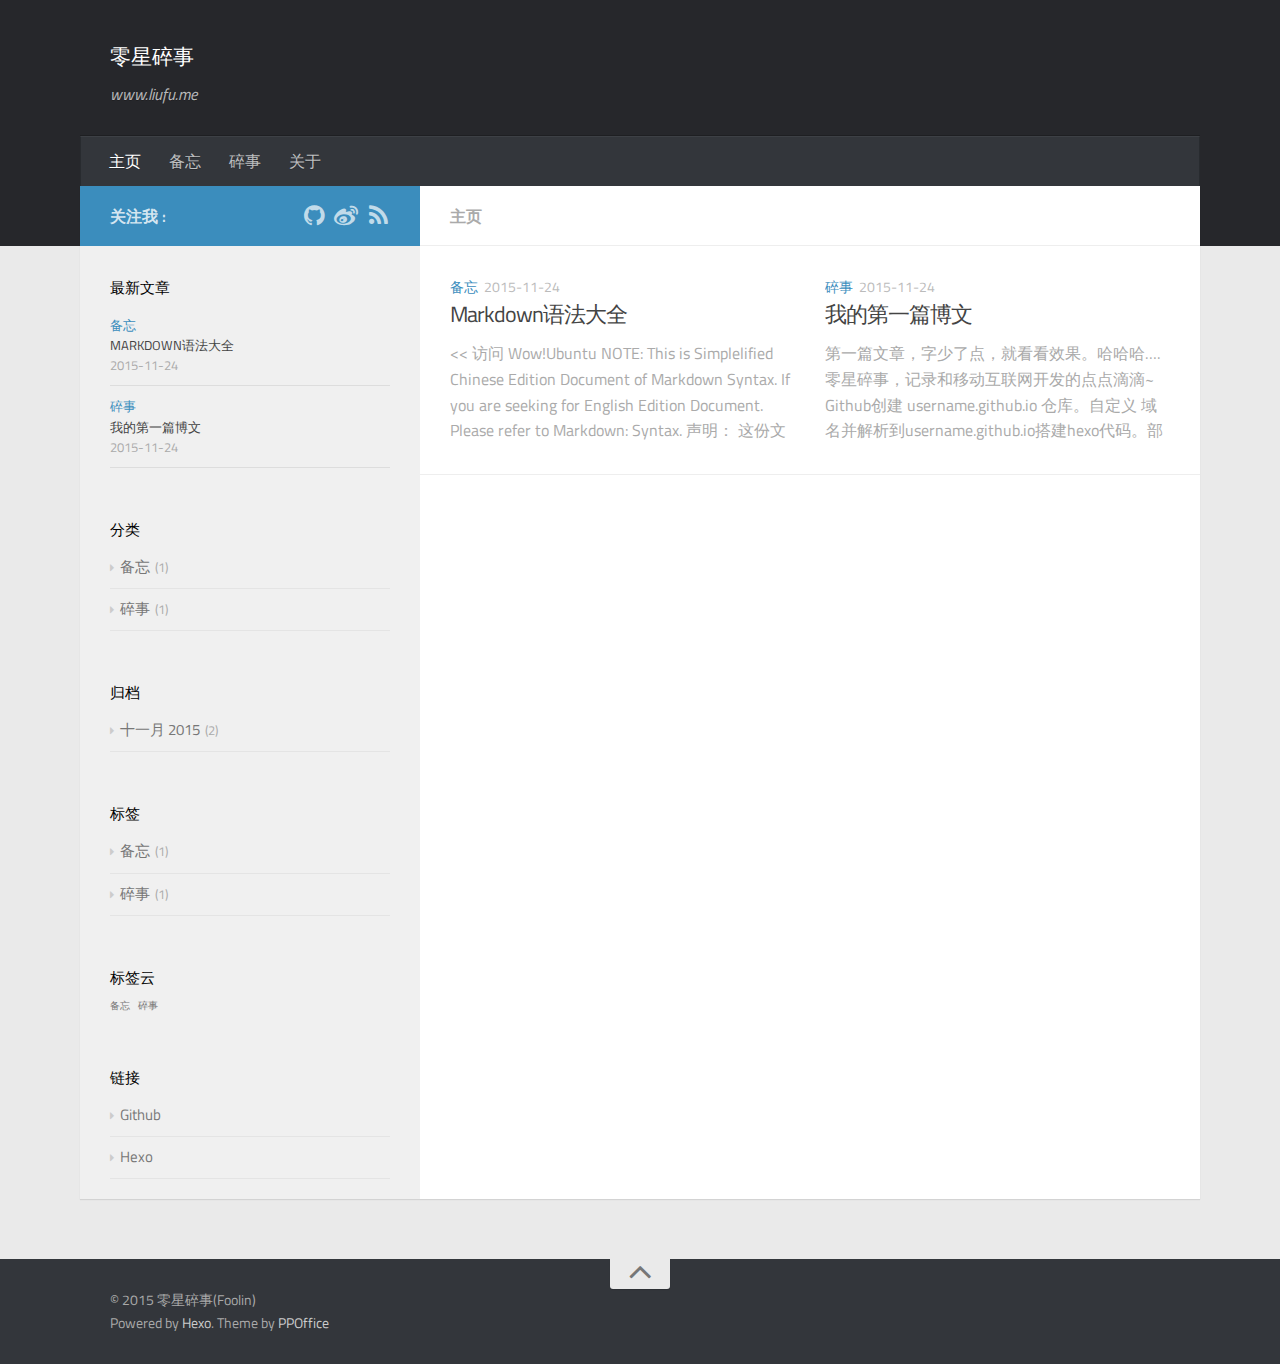
<file: index.html>
<!DOCTYPE html>
<html>
<head>
  <meta charset="utf-8">
  
  <title>零星碎事  - Foolin</title>
  <meta name="viewport" content="width=device-width, initial-scale=1, maximum-scale=1">
  

  <meta name="description" content="零星碎事-Foolin Blog">
<meta property="og:type" content="website">
<meta property="og:title" content="零星碎事">
<meta property="og:url" content="http://www.liufu.me/index.html">
<meta property="og:site_name" content="零星碎事">
<meta property="og:description" content="零星碎事-Foolin Blog">
<meta name="twitter:card" content="summary">
<meta name="twitter:title" content="零星碎事">
<meta name="twitter:description" content="零星碎事-Foolin Blog">
  
    <link rel="alternative" href="/atom.xml" title="零星碎事" type="application/atom+xml">
  
  
    <link rel="icon" href="/favicon.png">
  

  <link rel="stylesheet" href="/css/style.css" type="text/css">
  
    <link rel="stylesheet" href="/fancybox/jquery.fancybox.css" type="text/css">
  
  
    <link rel="stylesheet" href="/scrollLoading/style.css" type="text/css">
  
  



  
    <link href='//fonts.useso.com/css?family=Titillium+Web:300,400,600' rel='stylesheet' type='text/css'>
    <link href="//fonts.useso.com/css?family=Source+Code+Pro" rel="stylesheet" type="text/css">
  

 
  <link rel="stylesheet" href="/font-awesome/css/font-awesome.min.css" type="text/css">
</head>

<body>
  <div id="wrap">
    <header id="header">
  <div id="header-outer" class="outer">
    <div class="container">
      <div class="container-inner">
        <div id="header-title">
          <h1 class="logo-wrap">
            <a href="/" class="logo">零星碎事</a>
          </h1>
          
            <h2 class="subtitle-wrap">
              <p class="subtitle">www.liufu.me</p>
            </h2>
          
        </div>
        <div id="header-inner" class="nav-container">
          <a id="main-nav-toggle" class="nav-icon fa fa-bars"></a>
          <div class="nav-container-inner">
            <ul id="main-nav">
              
                <li class="main-nav-list-item" ><a class="main-nav-list-link" href="/">主页</a></li>
              
                    <ul class="main-nav-list"><li class="main-nav-list-item"><a class="main-nav-list-link" href="/categories/备忘/">备忘</a></li><li class="main-nav-list-item"><a class="main-nav-list-link" href="/categories/碎事/">碎事</a></li></ul>
                  
                <li class="main-nav-list-item" ><a class="main-nav-list-link" href="/about.html">关于</a></li>
              
            </ul>
            <nav id="sub-nav">
              <div id="search-form-wrap">
                <!--
                
                  <form action="//google.com/search" method="get" accept-charset="UTF-8" class="search-form"><input type="search" name="q" results="0" class="search-form-input" placeholder="搜索"><input type="hidden" name="sitesearch" value="http://www.liufu.me"></form>
                
                -->
              </div>
            </nav>
          </div>
        </div>
      </div>
    </div>
  </div>
</header>
    <div class="container">
      <div class="main-body container-inner">
        <div class="main-body-inner">
          <section id="main">
            <div class="main-body-header">

              <h1 class="header"><em class="page-title-link" data-url="home">主页</em></h1>
            </div>
            <div class="main-body-content">
              
      <div class="article-row">
    
        
  <article class="article article-summary">
    <div class="article-summary-inner">
      
      <div class="article-meta">
        <p class="category"><a class="article-category-link" href="/categories/备忘/">备忘</a></p>
        <p class="date"><time datetime="2015-11-24T12:15:28.000Z" itemprop="datePublished">2015-11-24</time></p>
      </div>
      <h2 class="article-title">
        <a href="/2015/11/24/markdown/" class="title">Markdown语法大全</a>
      </h2>
      <p class="article-excerpt">
        
        &lt;&lt; 访问 Wow!Ubuntu
NOTE: This is Simplelified  Chinese Edition Document of Markdown Syntax. If you are seeking for English Edition Document. Please refer to Markdown: Syntax.
声明： 这份文档派生(fork)于繁体中文
      </p>
    </div>
  </article>

    
  
        
  <article class="article article-summary">
    <div class="article-summary-inner">
      
      <div class="article-meta">
        <p class="category"><a class="article-category-link" href="/categories/碎事/">碎事</a></p>
        <p class="date"><time datetime="2015-11-24T11:41:22.000Z" itemprop="datePublished">2015-11-24</time></p>
      </div>
      <h2 class="article-title">
        <a href="/2015/11/24/my-first-blog/" class="title">我的第一篇博文</a>
      </h2>
      <p class="article-excerpt">
        
        第一篇文章，字少了点，就看看效果。哈哈哈….
零星碎事，记录和移动互联网开发的点点滴滴~
Github创建 username.github.io 仓库。自定义 域名并解析到username.github.io搭建hexo代码。部署并发布代码。
      </p>
    </div>
  </article>

    
      </div>
    
  
  


            </div>
          </section>
          <aside id="sidebar">
  <a class="sidebar-toggle" title="Expand Sidebar"><i class="toggle icon"></i></a>
  <div class="sidebar-top">
    <p>关注我 :</p>
    <ul class="social-links">
      
        <li><a class="social-tooltip" title="github" href="http://foolin.github.com" target="_blank"><i class="icon fa fa-github"></i></a></li>
      
        <li><a class="social-tooltip" title="weibo" href="http://www.weibo.com/foolin" target="_blank"><i class="icon fa fa-weibo"></i></a></li>
      
        <li><a class="social-tooltip" title="rss" href="/atom.xml" target="_blank"><i class="icon fa fa-rss"></i></a></li>
      
    </ul>
  </div>
  
  <div class="widgets-container">
    
      
  <div class="widget-wrap">
    <h3 class="widget-title">最新文章</h3>
    <div class="widget">
      <ul id="recent-post" class="no-thumbnail">
        
          <li>
            
            <div class="item-inner">
              <p class="item-category"><a class="article-category-link" href="/categories/备忘/">备忘</a></p>
              <p class="item-title"><a href="/2015/11/24/markdown/" class="title">Markdown语法大全</a></p>
              <p class="item-date"><time datetime="2015-11-24T12:15:28.000Z" itemprop="datePublished">2015-11-24</time></p>
            </div>
          </li>
        
          <li>
            
            <div class="item-inner">
              <p class="item-category"><a class="article-category-link" href="/categories/碎事/">碎事</a></p>
              <p class="item-title"><a href="/2015/11/24/my-first-blog/" class="title">我的第一篇博文</a></p>
              <p class="item-date"><time datetime="2015-11-24T11:41:22.000Z" itemprop="datePublished">2015-11-24</time></p>
            </div>
          </li>
        
      </ul>
    </div>
  </div>

    
      
  <div class="widget-wrap widget-list">
    <h3 class="widget-title">分类</h3>
    <div class="widget">
      <ul class="category-list"><li class="category-list-item"><a class="category-list-link" href="/categories/备忘/">备忘</a><span class="category-list-count">1</span></li><li class="category-list-item"><a class="category-list-link" href="/categories/碎事/">碎事</a><span class="category-list-count">1</span></li></ul>
    </div>
  </div>


    
      
  <div class="widget-wrap widget-list">
    <h3 class="widget-title">归档</h3>
    <div class="widget">
      <ul class="archive-list"><li class="archive-list-item"><a class="archive-list-link" href="/archives/2015/11/">十一月 2015</a><span class="archive-list-count">2</span></li></ul>
    </div>
  </div>


    
      
  <div class="widget-wrap widget-list">
    <h3 class="widget-title">标签</h3>
    <div class="widget">
      <ul class="tag-list"><li class="tag-list-item"><a class="tag-list-link" href="/tags/备忘/">备忘</a><span class="tag-list-count">1</span></li><li class="tag-list-item"><a class="tag-list-link" href="/tags/碎事/">碎事</a><span class="tag-list-count">1</span></li></ul>
    </div>
  </div>


    
      
  <div class="widget-wrap widget-float">
    <h3 class="widget-title">标签云</h3>
    <div class="widget tagcloud">
      <a href="/tags/备忘/" style="font-size: 10px;">备忘</a> <a href="/tags/碎事/" style="font-size: 10px;">碎事</a>
    </div>
  </div>


    
      
  <div class="widget-wrap widget-list">
    <h3 class="widget-title">链接</h3>
    <div class="widget">
      <ul>
        
          <li>
            <a href="http://foolin.github.com" target="_blank">Github</a>
          </li>
        
          <li>
            <a href="http://hexo.io" target="_blank">Hexo</a>
          </li>
        
      </ul>
    </div>
  </div>


    
  </div>
</aside>
        </div>
      </div>
    </div>
    <footer id="footer">
  
  <div class="container">
    <div class="container-inner">
      <a id="back-to-top" href="javascript:;"><i class="icon fa fa-angle-up"></i></a>
      <div class="credit">
        <p>&copy; 2015 零星碎事(Foolin)</p>
        <p>Powered by <a href="//hexo.io/" target="_blank">Hexo</a>. Theme by <a href="//github.com/ppoffice" target="_blank">PPOffice</a></p>
      </div>
    </div>
  </div>
</footer>
    

<script src="/js/jquery-2.1.3.min.js" type="text/javascript"></script>


  <script src="/fancybox/jquery.fancybox.pack.js" type="text/javascript"></script>



  <script src="/scrollLoading/jquery.scrollLoading.js" type="text/javascript"></script>
  <script src="/scrollLoading/main.js" type="text/javascript"></script>




<script src="/js/html-patch.js" type="text/javascript"></script>
<script src="/js/script.js" type="text/javascript"></script>

  </div>
</body>
</html>
</file>
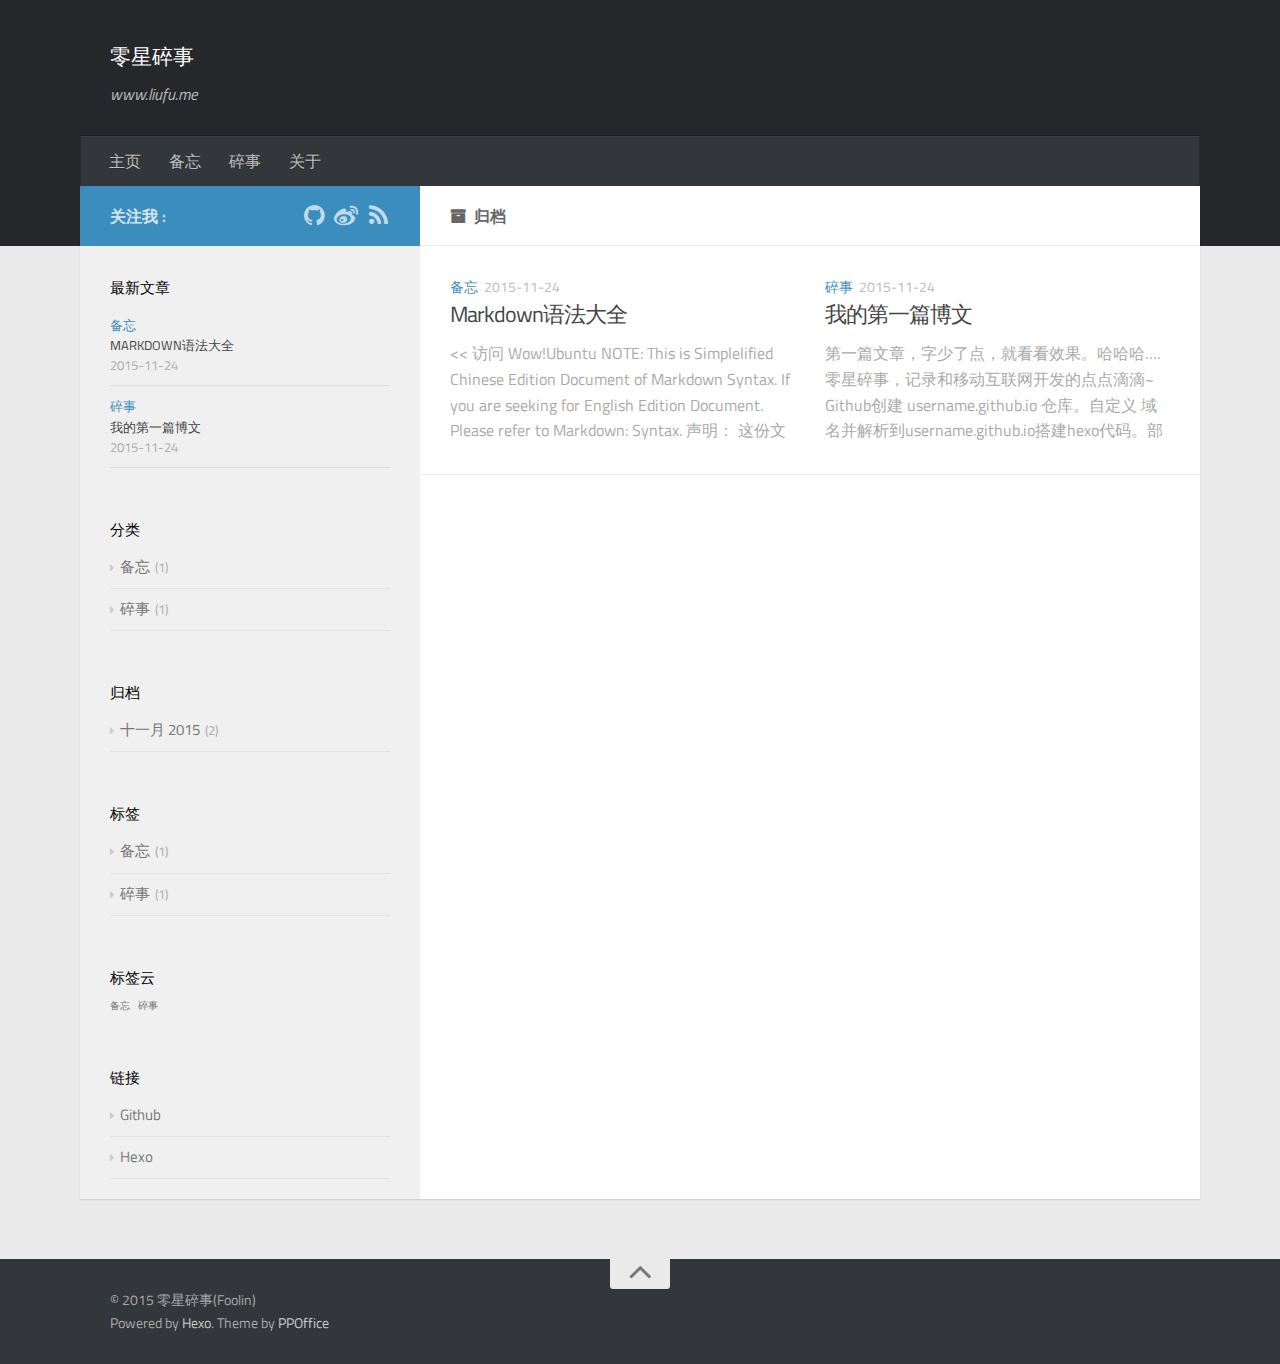
<file: archives/index.html>
<!DOCTYPE html>
<html>
<head>
  <meta charset="utf-8">
  
  <title>Archives | 零星碎事  - Foolin</title>
  <meta name="viewport" content="width=device-width, initial-scale=1, maximum-scale=1">
  

  <meta name="description" content="零星碎事-Foolin Blog">
<meta property="og:type" content="website">
<meta property="og:title" content="零星碎事">
<meta property="og:url" content="http://www.liufu.me/archives/index.html">
<meta property="og:site_name" content="零星碎事">
<meta property="og:description" content="零星碎事-Foolin Blog">
<meta name="twitter:card" content="summary">
<meta name="twitter:title" content="零星碎事">
<meta name="twitter:description" content="零星碎事-Foolin Blog">
  
    <link rel="alternative" href="/atom.xml" title="零星碎事" type="application/atom+xml">
  
  
    <link rel="icon" href="/favicon.png">
  

  <link rel="stylesheet" href="/css/style.css" type="text/css">
  
    <link rel="stylesheet" href="/fancybox/jquery.fancybox.css" type="text/css">
  
  
    <link rel="stylesheet" href="/scrollLoading/style.css" type="text/css">
  
  



  
    <link href='//fonts.useso.com/css?family=Titillium+Web:300,400,600' rel='stylesheet' type='text/css'>
    <link href="//fonts.useso.com/css?family=Source+Code+Pro" rel="stylesheet" type="text/css">
  

 
  <link rel="stylesheet" href="/font-awesome/css/font-awesome.min.css" type="text/css">
</head>

<body>
  <div id="wrap">
    <header id="header">
  <div id="header-outer" class="outer">
    <div class="container">
      <div class="container-inner">
        <div id="header-title">
          <h1 class="logo-wrap">
            <a href="/" class="logo">零星碎事</a>
          </h1>
          
            <h2 class="subtitle-wrap">
              <p class="subtitle">www.liufu.me</p>
            </h2>
          
        </div>
        <div id="header-inner" class="nav-container">
          <a id="main-nav-toggle" class="nav-icon fa fa-bars"></a>
          <div class="nav-container-inner">
            <ul id="main-nav">
              
                <li class="main-nav-list-item" ><a class="main-nav-list-link" href="/">主页</a></li>
              
                    <ul class="main-nav-list"><li class="main-nav-list-item"><a class="main-nav-list-link" href="/categories/备忘/">备忘</a></li><li class="main-nav-list-item"><a class="main-nav-list-link" href="/categories/碎事/">碎事</a></li></ul>
                  
                <li class="main-nav-list-item" ><a class="main-nav-list-link" href="/about.html">关于</a></li>
              
            </ul>
            <nav id="sub-nav">
              <div id="search-form-wrap">
                <!--
                
                  <form action="//google.com/search" method="get" accept-charset="UTF-8" class="search-form"><input type="search" name="q" results="0" class="search-form-input" placeholder="搜索"><input type="hidden" name="sitesearch" value="http://www.liufu.me"></form>
                
                -->
              </div>
            </nav>
          </div>
        </div>
      </div>
    </div>
  </div>
</header>
    <div class="container">
      <div class="main-body container-inner">
        <div class="main-body-inner">
          <section id="main">
            <div class="main-body-header">

              <h1 class="header"><i class="icon fa fa-archive"></i>归档</h1>
            </div>
            <div class="main-body-content">
              
      <div class="article-row">
    
        
  <article class="article article-summary">
    <div class="article-summary-inner">
      
      <div class="article-meta">
        <p class="category"><a class="article-category-link" href="/categories/备忘/">备忘</a></p>
        <p class="date"><time datetime="2015-11-24T12:15:28.000Z" itemprop="datePublished">2015-11-24</time></p>
      </div>
      <h2 class="article-title">
        <a href="/2015/11/24/markdown/" class="title">Markdown语法大全</a>
      </h2>
      <p class="article-excerpt">
        
        &lt;&lt; 访问 Wow!Ubuntu
NOTE: This is Simplelified  Chinese Edition Document of Markdown Syntax. If you are seeking for English Edition Document. Please refer to Markdown: Syntax.
声明： 这份文档派生(fork)于繁体中文
      </p>
    </div>
  </article>

    
  
        
  <article class="article article-summary">
    <div class="article-summary-inner">
      
      <div class="article-meta">
        <p class="category"><a class="article-category-link" href="/categories/碎事/">碎事</a></p>
        <p class="date"><time datetime="2015-11-24T11:41:22.000Z" itemprop="datePublished">2015-11-24</time></p>
      </div>
      <h2 class="article-title">
        <a href="/2015/11/24/my-first-blog/" class="title">我的第一篇博文</a>
      </h2>
      <p class="article-excerpt">
        
        第一篇文章，字少了点，就看看效果。哈哈哈….
零星碎事，记录和移动互联网开发的点点滴滴~
Github创建 username.github.io 仓库。自定义 域名并解析到username.github.io搭建hexo代码。部署并发布代码。
      </p>
    </div>
  </article>

    
      </div>
    
  
  


            </div>
          </section>
          <aside id="sidebar">
  <a class="sidebar-toggle" title="Expand Sidebar"><i class="toggle icon"></i></a>
  <div class="sidebar-top">
    <p>关注我 :</p>
    <ul class="social-links">
      
        <li><a class="social-tooltip" title="github" href="http://foolin.github.com" target="_blank"><i class="icon fa fa-github"></i></a></li>
      
        <li><a class="social-tooltip" title="weibo" href="http://www.weibo.com/foolin" target="_blank"><i class="icon fa fa-weibo"></i></a></li>
      
        <li><a class="social-tooltip" title="rss" href="/atom.xml" target="_blank"><i class="icon fa fa-rss"></i></a></li>
      
    </ul>
  </div>
  
  <div class="widgets-container">
    
      
  <div class="widget-wrap">
    <h3 class="widget-title">最新文章</h3>
    <div class="widget">
      <ul id="recent-post" class="no-thumbnail">
        
          <li>
            
            <div class="item-inner">
              <p class="item-category"><a class="article-category-link" href="/categories/备忘/">备忘</a></p>
              <p class="item-title"><a href="/2015/11/24/markdown/" class="title">Markdown语法大全</a></p>
              <p class="item-date"><time datetime="2015-11-24T12:15:28.000Z" itemprop="datePublished">2015-11-24</time></p>
            </div>
          </li>
        
          <li>
            
            <div class="item-inner">
              <p class="item-category"><a class="article-category-link" href="/categories/碎事/">碎事</a></p>
              <p class="item-title"><a href="/2015/11/24/my-first-blog/" class="title">我的第一篇博文</a></p>
              <p class="item-date"><time datetime="2015-11-24T11:41:22.000Z" itemprop="datePublished">2015-11-24</time></p>
            </div>
          </li>
        
      </ul>
    </div>
  </div>

    
      
  <div class="widget-wrap widget-list">
    <h3 class="widget-title">分类</h3>
    <div class="widget">
      <ul class="category-list"><li class="category-list-item"><a class="category-list-link" href="/categories/备忘/">备忘</a><span class="category-list-count">1</span></li><li class="category-list-item"><a class="category-list-link" href="/categories/碎事/">碎事</a><span class="category-list-count">1</span></li></ul>
    </div>
  </div>


    
      
  <div class="widget-wrap widget-list">
    <h3 class="widget-title">归档</h3>
    <div class="widget">
      <ul class="archive-list"><li class="archive-list-item"><a class="archive-list-link" href="/archives/2015/11/">十一月 2015</a><span class="archive-list-count">2</span></li></ul>
    </div>
  </div>


    
      
  <div class="widget-wrap widget-list">
    <h3 class="widget-title">标签</h3>
    <div class="widget">
      <ul class="tag-list"><li class="tag-list-item"><a class="tag-list-link" href="/tags/备忘/">备忘</a><span class="tag-list-count">1</span></li><li class="tag-list-item"><a class="tag-list-link" href="/tags/碎事/">碎事</a><span class="tag-list-count">1</span></li></ul>
    </div>
  </div>


    
      
  <div class="widget-wrap widget-float">
    <h3 class="widget-title">标签云</h3>
    <div class="widget tagcloud">
      <a href="/tags/备忘/" style="font-size: 10px;">备忘</a> <a href="/tags/碎事/" style="font-size: 10px;">碎事</a>
    </div>
  </div>


    
      
  <div class="widget-wrap widget-list">
    <h3 class="widget-title">链接</h3>
    <div class="widget">
      <ul>
        
          <li>
            <a href="http://foolin.github.com" target="_blank">Github</a>
          </li>
        
          <li>
            <a href="http://hexo.io" target="_blank">Hexo</a>
          </li>
        
      </ul>
    </div>
  </div>


    
  </div>
</aside>
        </div>
      </div>
    </div>
    <footer id="footer">
  
  <div class="container">
    <div class="container-inner">
      <a id="back-to-top" href="javascript:;"><i class="icon fa fa-angle-up"></i></a>
      <div class="credit">
        <p>&copy; 2015 零星碎事(Foolin)</p>
        <p>Powered by <a href="//hexo.io/" target="_blank">Hexo</a>. Theme by <a href="//github.com/ppoffice" target="_blank">PPOffice</a></p>
      </div>
    </div>
  </div>
</footer>
    

<script src="/js/jquery-2.1.3.min.js" type="text/javascript"></script>


  <script src="/fancybox/jquery.fancybox.pack.js" type="text/javascript"></script>



  <script src="/scrollLoading/jquery.scrollLoading.js" type="text/javascript"></script>
  <script src="/scrollLoading/main.js" type="text/javascript"></script>




<script src="/js/html-patch.js" type="text/javascript"></script>
<script src="/js/script.js" type="text/javascript"></script>

  </div>
</body>
</html>
</file>
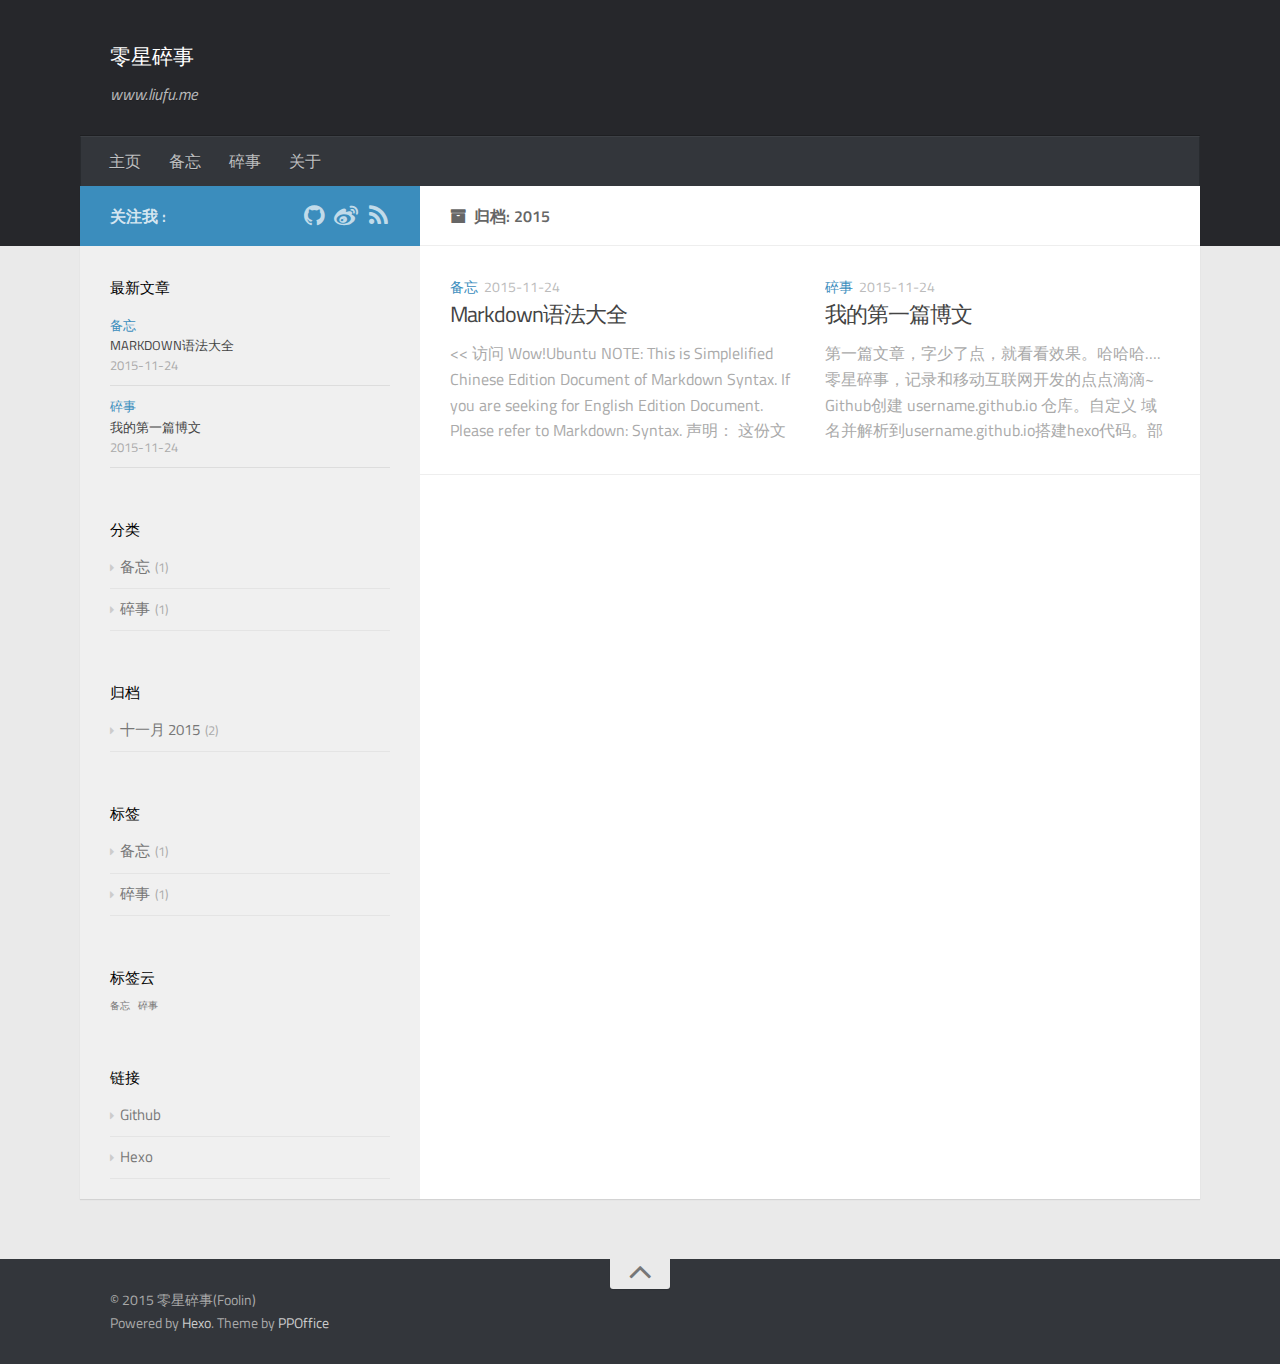
<file: archives/2015/index.html>
<!DOCTYPE html>
<html>
<head>
  <meta charset="utf-8">
  
  <title>Archives: 2015 | 零星碎事  - Foolin</title>
  <meta name="viewport" content="width=device-width, initial-scale=1, maximum-scale=1">
  

  <meta name="description" content="零星碎事-Foolin Blog">
<meta property="og:type" content="website">
<meta property="og:title" content="零星碎事">
<meta property="og:url" content="http://www.liufu.me/archives/2015/index.html">
<meta property="og:site_name" content="零星碎事">
<meta property="og:description" content="零星碎事-Foolin Blog">
<meta name="twitter:card" content="summary">
<meta name="twitter:title" content="零星碎事">
<meta name="twitter:description" content="零星碎事-Foolin Blog">
  
    <link rel="alternative" href="/atom.xml" title="零星碎事" type="application/atom+xml">
  
  
    <link rel="icon" href="/favicon.png">
  

  <link rel="stylesheet" href="/css/style.css" type="text/css">
  
    <link rel="stylesheet" href="/fancybox/jquery.fancybox.css" type="text/css">
  
  
    <link rel="stylesheet" href="/scrollLoading/style.css" type="text/css">
  
  



  
    <link href='//fonts.useso.com/css?family=Titillium+Web:300,400,600' rel='stylesheet' type='text/css'>
    <link href="//fonts.useso.com/css?family=Source+Code+Pro" rel="stylesheet" type="text/css">
  

 
  <link rel="stylesheet" href="/font-awesome/css/font-awesome.min.css" type="text/css">
</head>

<body>
  <div id="wrap">
    <header id="header">
  <div id="header-outer" class="outer">
    <div class="container">
      <div class="container-inner">
        <div id="header-title">
          <h1 class="logo-wrap">
            <a href="/" class="logo">零星碎事</a>
          </h1>
          
            <h2 class="subtitle-wrap">
              <p class="subtitle">www.liufu.me</p>
            </h2>
          
        </div>
        <div id="header-inner" class="nav-container">
          <a id="main-nav-toggle" class="nav-icon fa fa-bars"></a>
          <div class="nav-container-inner">
            <ul id="main-nav">
              
                <li class="main-nav-list-item" ><a class="main-nav-list-link" href="/">主页</a></li>
              
                    <ul class="main-nav-list"><li class="main-nav-list-item"><a class="main-nav-list-link" href="/categories/备忘/">备忘</a></li><li class="main-nav-list-item"><a class="main-nav-list-link" href="/categories/碎事/">碎事</a></li></ul>
                  
                <li class="main-nav-list-item" ><a class="main-nav-list-link" href="/about.html">关于</a></li>
              
            </ul>
            <nav id="sub-nav">
              <div id="search-form-wrap">
                <!--
                
                  <form action="//google.com/search" method="get" accept-charset="UTF-8" class="search-form"><input type="search" name="q" results="0" class="search-form-input" placeholder="搜索"><input type="hidden" name="sitesearch" value="http://www.liufu.me"></form>
                
                -->
              </div>
            </nav>
          </div>
        </div>
      </div>
    </div>
  </div>
</header>
    <div class="container">
      <div class="main-body container-inner">
        <div class="main-body-inner">
          <section id="main">
            <div class="main-body-header">

              <h1 class="header"><i class="icon fa fa-archive"></i>归档: 2015</h1>
            </div>
            <div class="main-body-content">
              
      <div class="article-row">
    
        
  <article class="article article-summary">
    <div class="article-summary-inner">
      
      <div class="article-meta">
        <p class="category"><a class="article-category-link" href="/categories/备忘/">备忘</a></p>
        <p class="date"><time datetime="2015-11-24T12:15:28.000Z" itemprop="datePublished">2015-11-24</time></p>
      </div>
      <h2 class="article-title">
        <a href="/2015/11/24/markdown/" class="title">Markdown语法大全</a>
      </h2>
      <p class="article-excerpt">
        
        &lt;&lt; 访问 Wow!Ubuntu
NOTE: This is Simplelified  Chinese Edition Document of Markdown Syntax. If you are seeking for English Edition Document. Please refer to Markdown: Syntax.
声明： 这份文档派生(fork)于繁体中文
      </p>
    </div>
  </article>

    
  
        
  <article class="article article-summary">
    <div class="article-summary-inner">
      
      <div class="article-meta">
        <p class="category"><a class="article-category-link" href="/categories/碎事/">碎事</a></p>
        <p class="date"><time datetime="2015-11-24T11:41:22.000Z" itemprop="datePublished">2015-11-24</time></p>
      </div>
      <h2 class="article-title">
        <a href="/2015/11/24/my-first-blog/" class="title">我的第一篇博文</a>
      </h2>
      <p class="article-excerpt">
        
        第一篇文章，字少了点，就看看效果。哈哈哈….
零星碎事，记录和移动互联网开发的点点滴滴~
Github创建 username.github.io 仓库。自定义 域名并解析到username.github.io搭建hexo代码。部署并发布代码。
      </p>
    </div>
  </article>

    
      </div>
    
  
  


            </div>
          </section>
          <aside id="sidebar">
  <a class="sidebar-toggle" title="Expand Sidebar"><i class="toggle icon"></i></a>
  <div class="sidebar-top">
    <p>关注我 :</p>
    <ul class="social-links">
      
        <li><a class="social-tooltip" title="github" href="http://foolin.github.com" target="_blank"><i class="icon fa fa-github"></i></a></li>
      
        <li><a class="social-tooltip" title="weibo" href="http://www.weibo.com/foolin" target="_blank"><i class="icon fa fa-weibo"></i></a></li>
      
        <li><a class="social-tooltip" title="rss" href="/atom.xml" target="_blank"><i class="icon fa fa-rss"></i></a></li>
      
    </ul>
  </div>
  
  <div class="widgets-container">
    
      
  <div class="widget-wrap">
    <h3 class="widget-title">最新文章</h3>
    <div class="widget">
      <ul id="recent-post" class="no-thumbnail">
        
          <li>
            
            <div class="item-inner">
              <p class="item-category"><a class="article-category-link" href="/categories/备忘/">备忘</a></p>
              <p class="item-title"><a href="/2015/11/24/markdown/" class="title">Markdown语法大全</a></p>
              <p class="item-date"><time datetime="2015-11-24T12:15:28.000Z" itemprop="datePublished">2015-11-24</time></p>
            </div>
          </li>
        
          <li>
            
            <div class="item-inner">
              <p class="item-category"><a class="article-category-link" href="/categories/碎事/">碎事</a></p>
              <p class="item-title"><a href="/2015/11/24/my-first-blog/" class="title">我的第一篇博文</a></p>
              <p class="item-date"><time datetime="2015-11-24T11:41:22.000Z" itemprop="datePublished">2015-11-24</time></p>
            </div>
          </li>
        
      </ul>
    </div>
  </div>

    
      
  <div class="widget-wrap widget-list">
    <h3 class="widget-title">分类</h3>
    <div class="widget">
      <ul class="category-list"><li class="category-list-item"><a class="category-list-link" href="/categories/备忘/">备忘</a><span class="category-list-count">1</span></li><li class="category-list-item"><a class="category-list-link" href="/categories/碎事/">碎事</a><span class="category-list-count">1</span></li></ul>
    </div>
  </div>


    
      
  <div class="widget-wrap widget-list">
    <h3 class="widget-title">归档</h3>
    <div class="widget">
      <ul class="archive-list"><li class="archive-list-item"><a class="archive-list-link" href="/archives/2015/11/">十一月 2015</a><span class="archive-list-count">2</span></li></ul>
    </div>
  </div>


    
      
  <div class="widget-wrap widget-list">
    <h3 class="widget-title">标签</h3>
    <div class="widget">
      <ul class="tag-list"><li class="tag-list-item"><a class="tag-list-link" href="/tags/备忘/">备忘</a><span class="tag-list-count">1</span></li><li class="tag-list-item"><a class="tag-list-link" href="/tags/碎事/">碎事</a><span class="tag-list-count">1</span></li></ul>
    </div>
  </div>


    
      
  <div class="widget-wrap widget-float">
    <h3 class="widget-title">标签云</h3>
    <div class="widget tagcloud">
      <a href="/tags/备忘/" style="font-size: 10px;">备忘</a> <a href="/tags/碎事/" style="font-size: 10px;">碎事</a>
    </div>
  </div>


    
      
  <div class="widget-wrap widget-list">
    <h3 class="widget-title">链接</h3>
    <div class="widget">
      <ul>
        
          <li>
            <a href="http://foolin.github.com" target="_blank">Github</a>
          </li>
        
          <li>
            <a href="http://hexo.io" target="_blank">Hexo</a>
          </li>
        
      </ul>
    </div>
  </div>


    
  </div>
</aside>
        </div>
      </div>
    </div>
    <footer id="footer">
  
  <div class="container">
    <div class="container-inner">
      <a id="back-to-top" href="javascript:;"><i class="icon fa fa-angle-up"></i></a>
      <div class="credit">
        <p>&copy; 2015 零星碎事(Foolin)</p>
        <p>Powered by <a href="//hexo.io/" target="_blank">Hexo</a>. Theme by <a href="//github.com/ppoffice" target="_blank">PPOffice</a></p>
      </div>
    </div>
  </div>
</footer>
    

<script src="/js/jquery-2.1.3.min.js" type="text/javascript"></script>


  <script src="/fancybox/jquery.fancybox.pack.js" type="text/javascript"></script>



  <script src="/scrollLoading/jquery.scrollLoading.js" type="text/javascript"></script>
  <script src="/scrollLoading/main.js" type="text/javascript"></script>




<script src="/js/html-patch.js" type="text/javascript"></script>
<script src="/js/script.js" type="text/javascript"></script>

  </div>
</body>
</html>
</file>
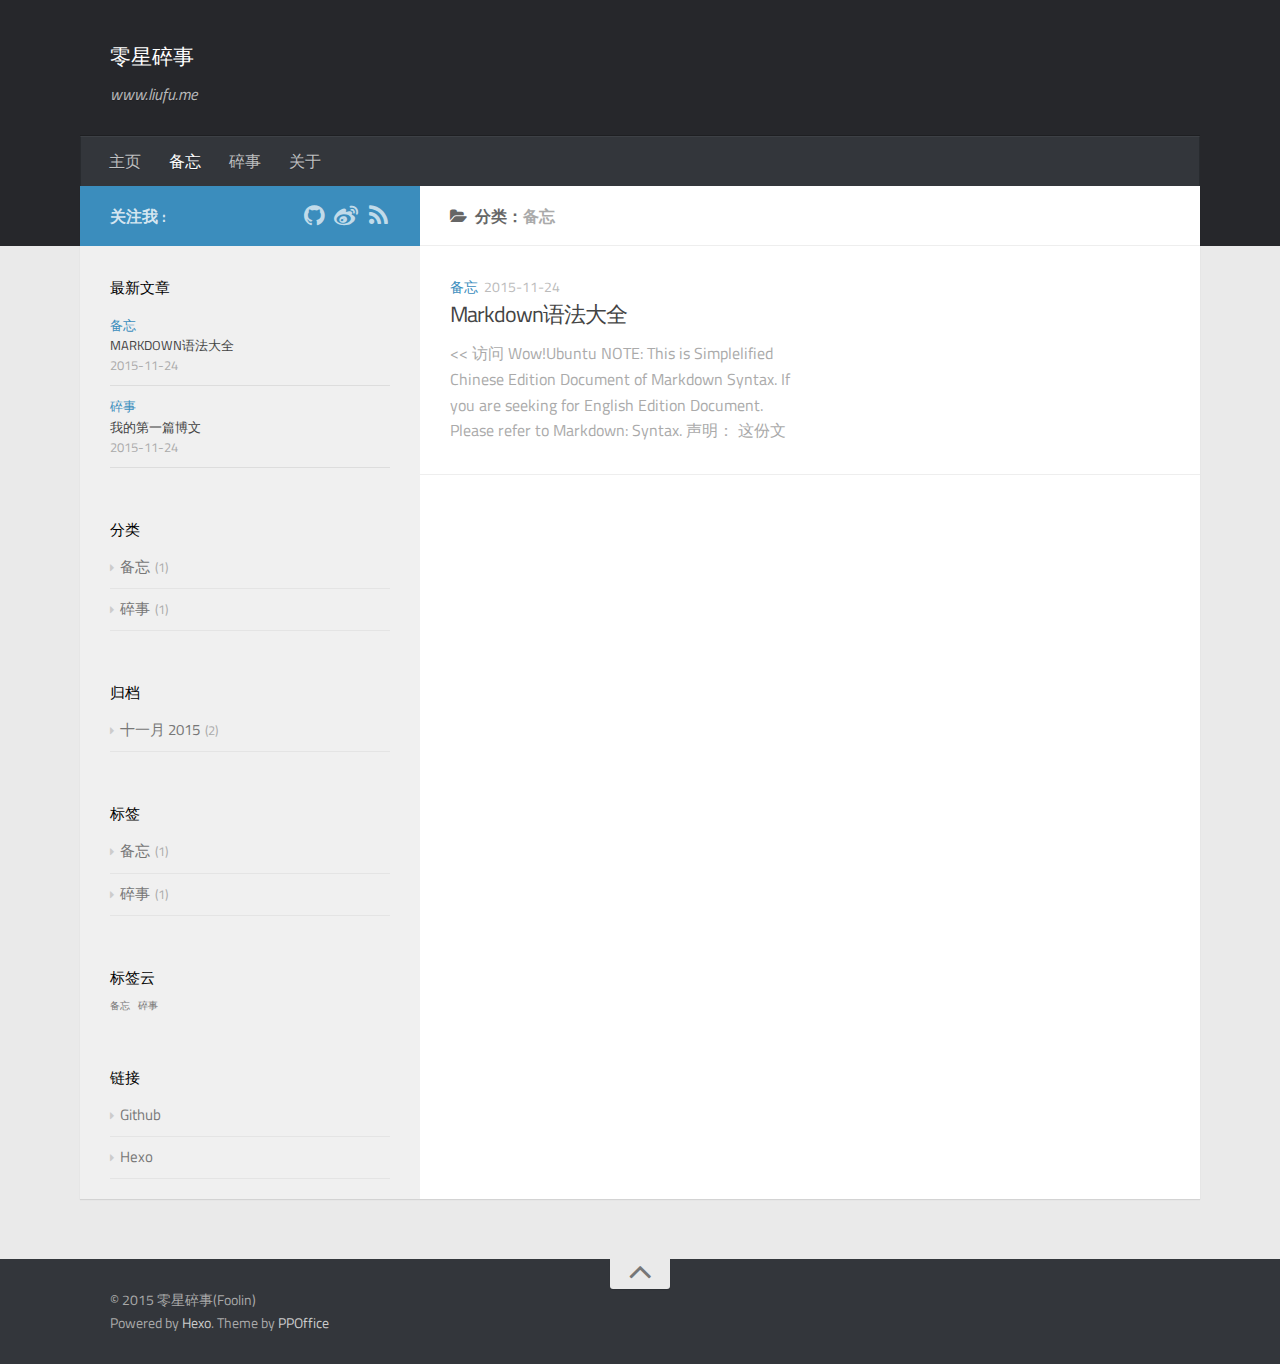
<file: categories/备忘/index.html>
<!DOCTYPE html>
<html>
<head>
  <meta charset="utf-8">
  
  <title>Category: 备忘 | 零星碎事  - Foolin</title>
  <meta name="viewport" content="width=device-width, initial-scale=1, maximum-scale=1">
  

  <meta name="description" content="零星碎事-Foolin Blog">
<meta property="og:type" content="website">
<meta property="og:title" content="零星碎事">
<meta property="og:url" content="http://www.liufu.me/categories/备忘/index.html">
<meta property="og:site_name" content="零星碎事">
<meta property="og:description" content="零星碎事-Foolin Blog">
<meta name="twitter:card" content="summary">
<meta name="twitter:title" content="零星碎事">
<meta name="twitter:description" content="零星碎事-Foolin Blog">
  
    <link rel="alternative" href="/atom.xml" title="零星碎事" type="application/atom+xml">
  
  
    <link rel="icon" href="/favicon.png">
  

  <link rel="stylesheet" href="/css/style.css" type="text/css">
  
    <link rel="stylesheet" href="/fancybox/jquery.fancybox.css" type="text/css">
  
  
    <link rel="stylesheet" href="/scrollLoading/style.css" type="text/css">
  
  



  
    <link href='//fonts.useso.com/css?family=Titillium+Web:300,400,600' rel='stylesheet' type='text/css'>
    <link href="//fonts.useso.com/css?family=Source+Code+Pro" rel="stylesheet" type="text/css">
  

 
  <link rel="stylesheet" href="/font-awesome/css/font-awesome.min.css" type="text/css">
</head>

<body>
  <div id="wrap">
    <header id="header">
  <div id="header-outer" class="outer">
    <div class="container">
      <div class="container-inner">
        <div id="header-title">
          <h1 class="logo-wrap">
            <a href="/" class="logo">零星碎事</a>
          </h1>
          
            <h2 class="subtitle-wrap">
              <p class="subtitle">www.liufu.me</p>
            </h2>
          
        </div>
        <div id="header-inner" class="nav-container">
          <a id="main-nav-toggle" class="nav-icon fa fa-bars"></a>
          <div class="nav-container-inner">
            <ul id="main-nav">
              
                <li class="main-nav-list-item" ><a class="main-nav-list-link" href="/">主页</a></li>
              
                    <ul class="main-nav-list"><li class="main-nav-list-item"><a class="main-nav-list-link" href="/categories/备忘/">备忘</a></li><li class="main-nav-list-item"><a class="main-nav-list-link" href="/categories/碎事/">碎事</a></li></ul>
                  
                <li class="main-nav-list-item" ><a class="main-nav-list-link" href="/about.html">关于</a></li>
              
            </ul>
            <nav id="sub-nav">
              <div id="search-form-wrap">
                <!--
                
                  <form action="//google.com/search" method="get" accept-charset="UTF-8" class="search-form"><input type="search" name="q" results="0" class="search-form-input" placeholder="搜索"><input type="hidden" name="sitesearch" value="http://www.liufu.me"></form>
                
                -->
              </div>
            </nav>
          </div>
        </div>
      </div>
    </div>
  </div>
</header>
    <div class="container">
      <div class="main-body container-inner">
        <div class="main-body-inner">
          <section id="main">
            <div class="main-body-header">

              <h1 class="header"><i class="icon fa fa-folder-open"></i>分类：<em class="page-title-link">备忘</em></h1>
            </div>
            <div class="main-body-content">
              
      <div class="article-row">
    
        
  <article class="article article-summary">
    <div class="article-summary-inner">
      
      <div class="article-meta">
        <p class="category"><a class="article-category-link" href="/categories/备忘/">备忘</a></p>
        <p class="date"><time datetime="2015-11-24T12:15:28.000Z" itemprop="datePublished">2015-11-24</time></p>
      </div>
      <h2 class="article-title">
        <a href="/2015/11/24/markdown/" class="title">Markdown语法大全</a>
      </h2>
      <p class="article-excerpt">
        
        &lt;&lt; 访问 Wow!Ubuntu
NOTE: This is Simplelified  Chinese Edition Document of Markdown Syntax. If you are seeking for English Edition Document. Please refer to Markdown: Syntax.
声明： 这份文档派生(fork)于繁体中文
      </p>
    </div>
  </article>

    
      </div>
    
  
  



            </div>
          </section>
          <aside id="sidebar">
  <a class="sidebar-toggle" title="Expand Sidebar"><i class="toggle icon"></i></a>
  <div class="sidebar-top">
    <p>关注我 :</p>
    <ul class="social-links">
      
        <li><a class="social-tooltip" title="github" href="http://foolin.github.com" target="_blank"><i class="icon fa fa-github"></i></a></li>
      
        <li><a class="social-tooltip" title="weibo" href="http://www.weibo.com/foolin" target="_blank"><i class="icon fa fa-weibo"></i></a></li>
      
        <li><a class="social-tooltip" title="rss" href="/atom.xml" target="_blank"><i class="icon fa fa-rss"></i></a></li>
      
    </ul>
  </div>
  
  <div class="widgets-container">
    
      
  <div class="widget-wrap">
    <h3 class="widget-title">最新文章</h3>
    <div class="widget">
      <ul id="recent-post" class="no-thumbnail">
        
          <li>
            
            <div class="item-inner">
              <p class="item-category"><a class="article-category-link" href="/categories/备忘/">备忘</a></p>
              <p class="item-title"><a href="/2015/11/24/markdown/" class="title">Markdown语法大全</a></p>
              <p class="item-date"><time datetime="2015-11-24T12:15:28.000Z" itemprop="datePublished">2015-11-24</time></p>
            </div>
          </li>
        
          <li>
            
            <div class="item-inner">
              <p class="item-category"><a class="article-category-link" href="/categories/碎事/">碎事</a></p>
              <p class="item-title"><a href="/2015/11/24/my-first-blog/" class="title">我的第一篇博文</a></p>
              <p class="item-date"><time datetime="2015-11-24T11:41:22.000Z" itemprop="datePublished">2015-11-24</time></p>
            </div>
          </li>
        
      </ul>
    </div>
  </div>

    
      
  <div class="widget-wrap widget-list">
    <h3 class="widget-title">分类</h3>
    <div class="widget">
      <ul class="category-list"><li class="category-list-item"><a class="category-list-link" href="/categories/备忘/">备忘</a><span class="category-list-count">1</span></li><li class="category-list-item"><a class="category-list-link" href="/categories/碎事/">碎事</a><span class="category-list-count">1</span></li></ul>
    </div>
  </div>


    
      
  <div class="widget-wrap widget-list">
    <h3 class="widget-title">归档</h3>
    <div class="widget">
      <ul class="archive-list"><li class="archive-list-item"><a class="archive-list-link" href="/archives/2015/11/">十一月 2015</a><span class="archive-list-count">2</span></li></ul>
    </div>
  </div>


    
      
  <div class="widget-wrap widget-list">
    <h3 class="widget-title">标签</h3>
    <div class="widget">
      <ul class="tag-list"><li class="tag-list-item"><a class="tag-list-link" href="/tags/备忘/">备忘</a><span class="tag-list-count">1</span></li><li class="tag-list-item"><a class="tag-list-link" href="/tags/碎事/">碎事</a><span class="tag-list-count">1</span></li></ul>
    </div>
  </div>


    
      
  <div class="widget-wrap widget-float">
    <h3 class="widget-title">标签云</h3>
    <div class="widget tagcloud">
      <a href="/tags/备忘/" style="font-size: 10px;">备忘</a> <a href="/tags/碎事/" style="font-size: 10px;">碎事</a>
    </div>
  </div>


    
      
  <div class="widget-wrap widget-list">
    <h3 class="widget-title">链接</h3>
    <div class="widget">
      <ul>
        
          <li>
            <a href="http://foolin.github.com" target="_blank">Github</a>
          </li>
        
          <li>
            <a href="http://hexo.io" target="_blank">Hexo</a>
          </li>
        
      </ul>
    </div>
  </div>


    
  </div>
</aside>
        </div>
      </div>
    </div>
    <footer id="footer">
  
  <div class="container">
    <div class="container-inner">
      <a id="back-to-top" href="javascript:;"><i class="icon fa fa-angle-up"></i></a>
      <div class="credit">
        <p>&copy; 2015 零星碎事(Foolin)</p>
        <p>Powered by <a href="//hexo.io/" target="_blank">Hexo</a>. Theme by <a href="//github.com/ppoffice" target="_blank">PPOffice</a></p>
      </div>
    </div>
  </div>
</footer>
    

<script src="/js/jquery-2.1.3.min.js" type="text/javascript"></script>


  <script src="/fancybox/jquery.fancybox.pack.js" type="text/javascript"></script>



  <script src="/scrollLoading/jquery.scrollLoading.js" type="text/javascript"></script>
  <script src="/scrollLoading/main.js" type="text/javascript"></script>




<script src="/js/html-patch.js" type="text/javascript"></script>
<script src="/js/script.js" type="text/javascript"></script>

  </div>
</body>
</html>
</file>
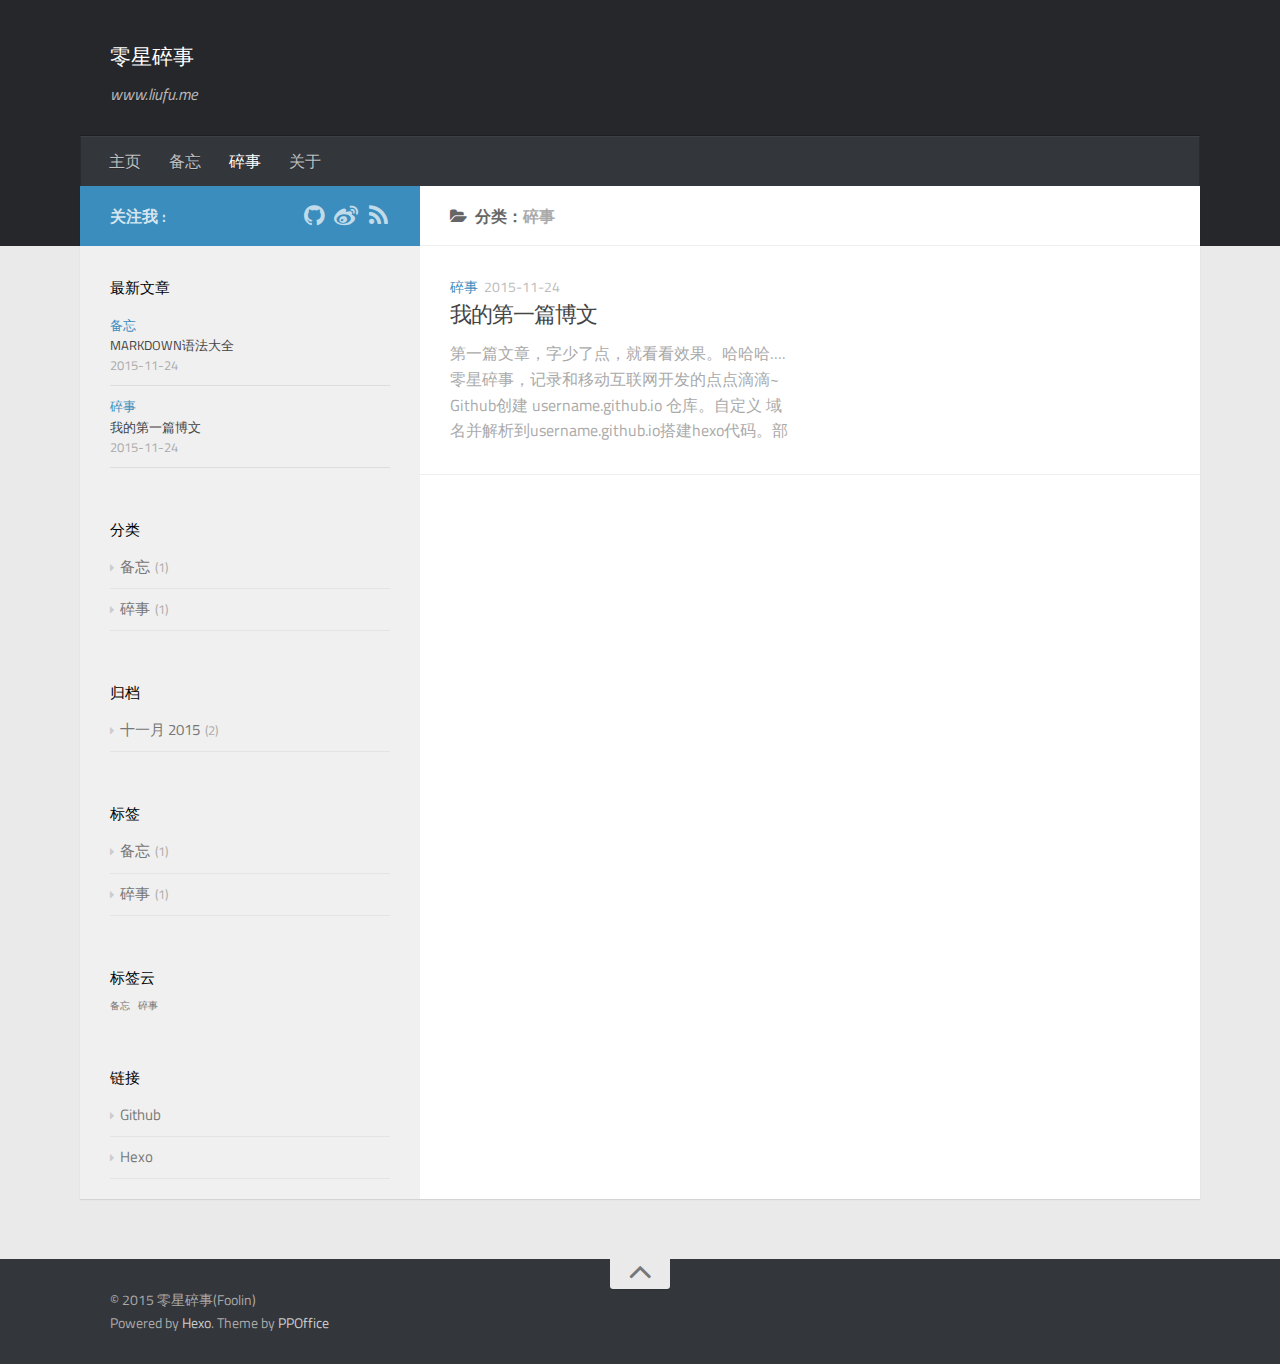
<file: categories/碎事/index.html>
<!DOCTYPE html>
<html>
<head>
  <meta charset="utf-8">
  
  <title>Category: 碎事 | 零星碎事  - Foolin</title>
  <meta name="viewport" content="width=device-width, initial-scale=1, maximum-scale=1">
  

  <meta name="description" content="零星碎事-Foolin Blog">
<meta property="og:type" content="website">
<meta property="og:title" content="零星碎事">
<meta property="og:url" content="http://www.liufu.me/categories/碎事/index.html">
<meta property="og:site_name" content="零星碎事">
<meta property="og:description" content="零星碎事-Foolin Blog">
<meta name="twitter:card" content="summary">
<meta name="twitter:title" content="零星碎事">
<meta name="twitter:description" content="零星碎事-Foolin Blog">
  
    <link rel="alternative" href="/atom.xml" title="零星碎事" type="application/atom+xml">
  
  
    <link rel="icon" href="/favicon.png">
  

  <link rel="stylesheet" href="/css/style.css" type="text/css">
  
    <link rel="stylesheet" href="/fancybox/jquery.fancybox.css" type="text/css">
  
  
    <link rel="stylesheet" href="/scrollLoading/style.css" type="text/css">
  
  



  
    <link href='//fonts.useso.com/css?family=Titillium+Web:300,400,600' rel='stylesheet' type='text/css'>
    <link href="//fonts.useso.com/css?family=Source+Code+Pro" rel="stylesheet" type="text/css">
  

 
  <link rel="stylesheet" href="/font-awesome/css/font-awesome.min.css" type="text/css">
</head>

<body>
  <div id="wrap">
    <header id="header">
  <div id="header-outer" class="outer">
    <div class="container">
      <div class="container-inner">
        <div id="header-title">
          <h1 class="logo-wrap">
            <a href="/" class="logo">零星碎事</a>
          </h1>
          
            <h2 class="subtitle-wrap">
              <p class="subtitle">www.liufu.me</p>
            </h2>
          
        </div>
        <div id="header-inner" class="nav-container">
          <a id="main-nav-toggle" class="nav-icon fa fa-bars"></a>
          <div class="nav-container-inner">
            <ul id="main-nav">
              
                <li class="main-nav-list-item" ><a class="main-nav-list-link" href="/">主页</a></li>
              
                    <ul class="main-nav-list"><li class="main-nav-list-item"><a class="main-nav-list-link" href="/categories/备忘/">备忘</a></li><li class="main-nav-list-item"><a class="main-nav-list-link" href="/categories/碎事/">碎事</a></li></ul>
                  
                <li class="main-nav-list-item" ><a class="main-nav-list-link" href="/about.html">关于</a></li>
              
            </ul>
            <nav id="sub-nav">
              <div id="search-form-wrap">
                <!--
                
                  <form action="//google.com/search" method="get" accept-charset="UTF-8" class="search-form"><input type="search" name="q" results="0" class="search-form-input" placeholder="搜索"><input type="hidden" name="sitesearch" value="http://www.liufu.me"></form>
                
                -->
              </div>
            </nav>
          </div>
        </div>
      </div>
    </div>
  </div>
</header>
    <div class="container">
      <div class="main-body container-inner">
        <div class="main-body-inner">
          <section id="main">
            <div class="main-body-header">

              <h1 class="header"><i class="icon fa fa-folder-open"></i>分类：<em class="page-title-link">碎事</em></h1>
            </div>
            <div class="main-body-content">
              
      <div class="article-row">
    
        
  <article class="article article-summary">
    <div class="article-summary-inner">
      
      <div class="article-meta">
        <p class="category"><a class="article-category-link" href="/categories/碎事/">碎事</a></p>
        <p class="date"><time datetime="2015-11-24T11:41:22.000Z" itemprop="datePublished">2015-11-24</time></p>
      </div>
      <h2 class="article-title">
        <a href="/2015/11/24/my-first-blog/" class="title">我的第一篇博文</a>
      </h2>
      <p class="article-excerpt">
        
        第一篇文章，字少了点，就看看效果。哈哈哈….
零星碎事，记录和移动互联网开发的点点滴滴~
Github创建 username.github.io 仓库。自定义 域名并解析到username.github.io搭建hexo代码。部署并发布代码。
      </p>
    </div>
  </article>

    
      </div>
    
  
  



            </div>
          </section>
          <aside id="sidebar">
  <a class="sidebar-toggle" title="Expand Sidebar"><i class="toggle icon"></i></a>
  <div class="sidebar-top">
    <p>关注我 :</p>
    <ul class="social-links">
      
        <li><a class="social-tooltip" title="github" href="http://foolin.github.com" target="_blank"><i class="icon fa fa-github"></i></a></li>
      
        <li><a class="social-tooltip" title="weibo" href="http://www.weibo.com/foolin" target="_blank"><i class="icon fa fa-weibo"></i></a></li>
      
        <li><a class="social-tooltip" title="rss" href="/atom.xml" target="_blank"><i class="icon fa fa-rss"></i></a></li>
      
    </ul>
  </div>
  
  <div class="widgets-container">
    
      
  <div class="widget-wrap">
    <h3 class="widget-title">最新文章</h3>
    <div class="widget">
      <ul id="recent-post" class="no-thumbnail">
        
          <li>
            
            <div class="item-inner">
              <p class="item-category"><a class="article-category-link" href="/categories/备忘/">备忘</a></p>
              <p class="item-title"><a href="/2015/11/24/markdown/" class="title">Markdown语法大全</a></p>
              <p class="item-date"><time datetime="2015-11-24T12:15:28.000Z" itemprop="datePublished">2015-11-24</time></p>
            </div>
          </li>
        
          <li>
            
            <div class="item-inner">
              <p class="item-category"><a class="article-category-link" href="/categories/碎事/">碎事</a></p>
              <p class="item-title"><a href="/2015/11/24/my-first-blog/" class="title">我的第一篇博文</a></p>
              <p class="item-date"><time datetime="2015-11-24T11:41:22.000Z" itemprop="datePublished">2015-11-24</time></p>
            </div>
          </li>
        
      </ul>
    </div>
  </div>

    
      
  <div class="widget-wrap widget-list">
    <h3 class="widget-title">分类</h3>
    <div class="widget">
      <ul class="category-list"><li class="category-list-item"><a class="category-list-link" href="/categories/备忘/">备忘</a><span class="category-list-count">1</span></li><li class="category-list-item"><a class="category-list-link" href="/categories/碎事/">碎事</a><span class="category-list-count">1</span></li></ul>
    </div>
  </div>


    
      
  <div class="widget-wrap widget-list">
    <h3 class="widget-title">归档</h3>
    <div class="widget">
      <ul class="archive-list"><li class="archive-list-item"><a class="archive-list-link" href="/archives/2015/11/">十一月 2015</a><span class="archive-list-count">2</span></li></ul>
    </div>
  </div>


    
      
  <div class="widget-wrap widget-list">
    <h3 class="widget-title">标签</h3>
    <div class="widget">
      <ul class="tag-list"><li class="tag-list-item"><a class="tag-list-link" href="/tags/备忘/">备忘</a><span class="tag-list-count">1</span></li><li class="tag-list-item"><a class="tag-list-link" href="/tags/碎事/">碎事</a><span class="tag-list-count">1</span></li></ul>
    </div>
  </div>


    
      
  <div class="widget-wrap widget-float">
    <h3 class="widget-title">标签云</h3>
    <div class="widget tagcloud">
      <a href="/tags/备忘/" style="font-size: 10px;">备忘</a> <a href="/tags/碎事/" style="font-size: 10px;">碎事</a>
    </div>
  </div>


    
      
  <div class="widget-wrap widget-list">
    <h3 class="widget-title">链接</h3>
    <div class="widget">
      <ul>
        
          <li>
            <a href="http://foolin.github.com" target="_blank">Github</a>
          </li>
        
          <li>
            <a href="http://hexo.io" target="_blank">Hexo</a>
          </li>
        
      </ul>
    </div>
  </div>


    
  </div>
</aside>
        </div>
      </div>
    </div>
    <footer id="footer">
  
  <div class="container">
    <div class="container-inner">
      <a id="back-to-top" href="javascript:;"><i class="icon fa fa-angle-up"></i></a>
      <div class="credit">
        <p>&copy; 2015 零星碎事(Foolin)</p>
        <p>Powered by <a href="//hexo.io/" target="_blank">Hexo</a>. Theme by <a href="//github.com/ppoffice" target="_blank">PPOffice</a></p>
      </div>
    </div>
  </div>
</footer>
    

<script src="/js/jquery-2.1.3.min.js" type="text/javascript"></script>


  <script src="/fancybox/jquery.fancybox.pack.js" type="text/javascript"></script>



  <script src="/scrollLoading/jquery.scrollLoading.js" type="text/javascript"></script>
  <script src="/scrollLoading/main.js" type="text/javascript"></script>




<script src="/js/html-patch.js" type="text/javascript"></script>
<script src="/js/script.js" type="text/javascript"></script>

  </div>
</body>
</html>
</file>
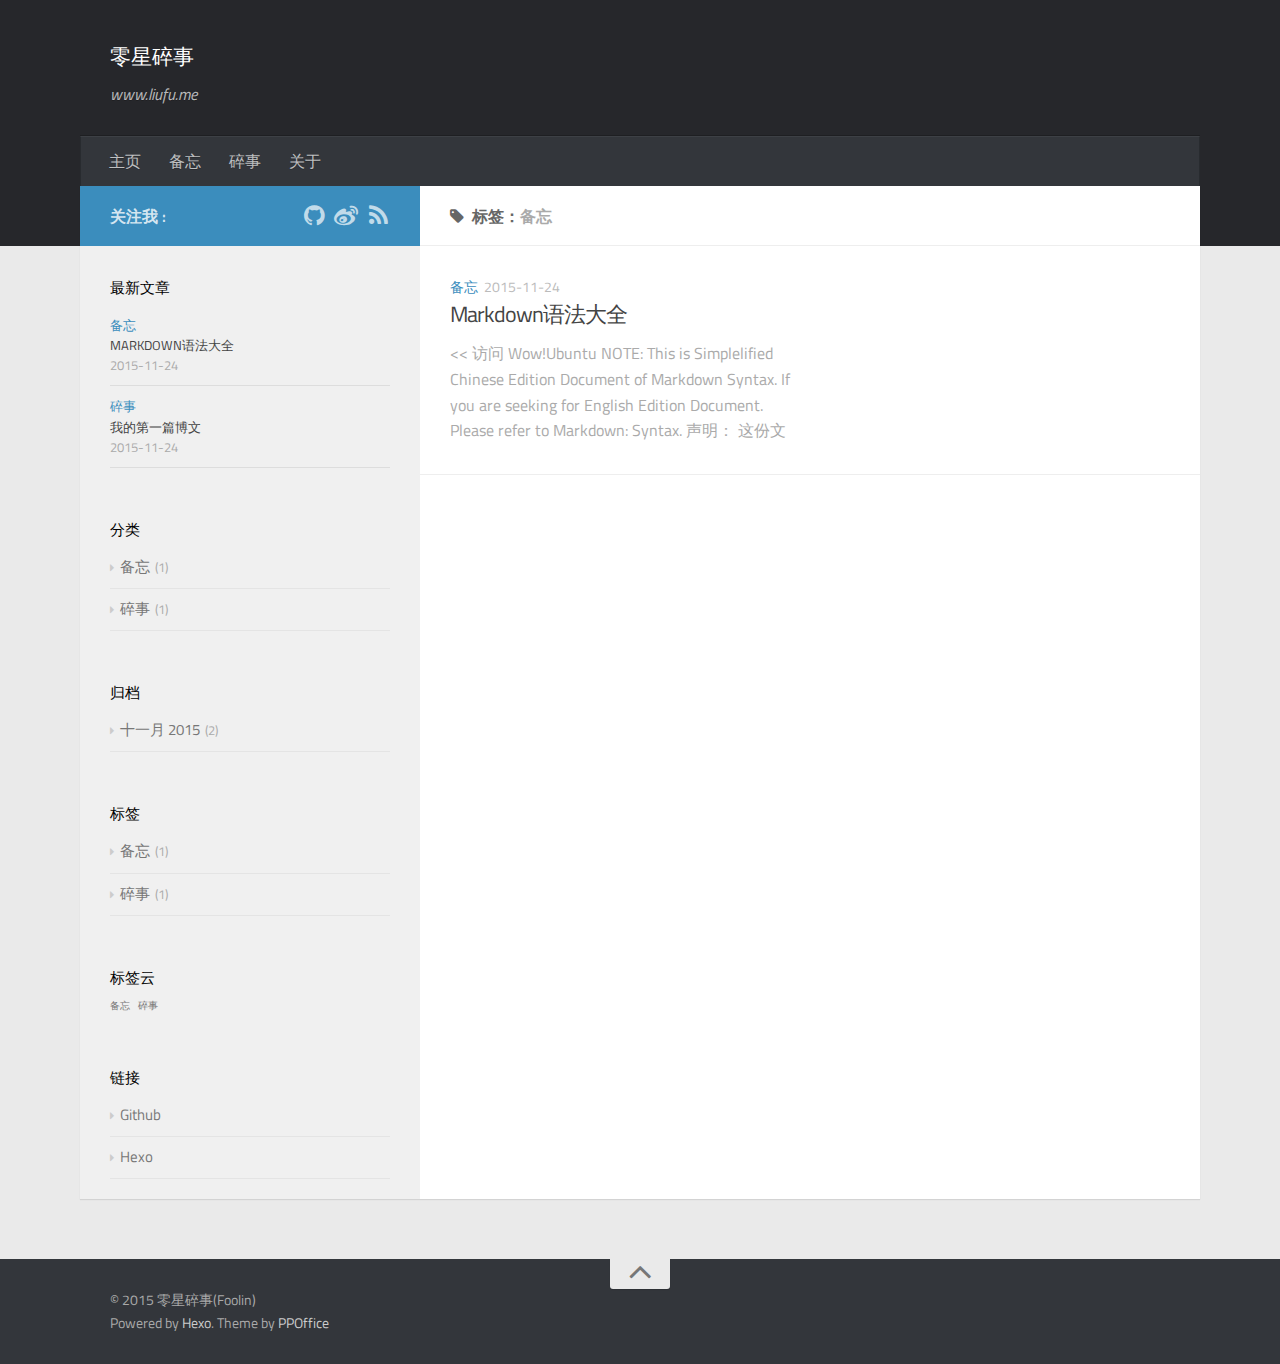
<file: tags/备忘/index.html>
<!DOCTYPE html>
<html>
<head>
  <meta charset="utf-8">
  
  <title>Tag: 备忘 | 零星碎事  - Foolin</title>
  <meta name="viewport" content="width=device-width, initial-scale=1, maximum-scale=1">
  

  <meta name="description" content="零星碎事-Foolin Blog">
<meta property="og:type" content="website">
<meta property="og:title" content="零星碎事">
<meta property="og:url" content="http://www.liufu.me/tags/备忘/index.html">
<meta property="og:site_name" content="零星碎事">
<meta property="og:description" content="零星碎事-Foolin Blog">
<meta name="twitter:card" content="summary">
<meta name="twitter:title" content="零星碎事">
<meta name="twitter:description" content="零星碎事-Foolin Blog">
  
    <link rel="alternative" href="/atom.xml" title="零星碎事" type="application/atom+xml">
  
  
    <link rel="icon" href="/favicon.png">
  

  <link rel="stylesheet" href="/css/style.css" type="text/css">
  
    <link rel="stylesheet" href="/fancybox/jquery.fancybox.css" type="text/css">
  
  
    <link rel="stylesheet" href="/scrollLoading/style.css" type="text/css">
  
  



  
    <link href='//fonts.useso.com/css?family=Titillium+Web:300,400,600' rel='stylesheet' type='text/css'>
    <link href="//fonts.useso.com/css?family=Source+Code+Pro" rel="stylesheet" type="text/css">
  

 
  <link rel="stylesheet" href="/font-awesome/css/font-awesome.min.css" type="text/css">
</head>

<body>
  <div id="wrap">
    <header id="header">
  <div id="header-outer" class="outer">
    <div class="container">
      <div class="container-inner">
        <div id="header-title">
          <h1 class="logo-wrap">
            <a href="/" class="logo">零星碎事</a>
          </h1>
          
            <h2 class="subtitle-wrap">
              <p class="subtitle">www.liufu.me</p>
            </h2>
          
        </div>
        <div id="header-inner" class="nav-container">
          <a id="main-nav-toggle" class="nav-icon fa fa-bars"></a>
          <div class="nav-container-inner">
            <ul id="main-nav">
              
                <li class="main-nav-list-item" ><a class="main-nav-list-link" href="/">主页</a></li>
              
                    <ul class="main-nav-list"><li class="main-nav-list-item"><a class="main-nav-list-link" href="/categories/备忘/">备忘</a></li><li class="main-nav-list-item"><a class="main-nav-list-link" href="/categories/碎事/">碎事</a></li></ul>
                  
                <li class="main-nav-list-item" ><a class="main-nav-list-link" href="/about.html">关于</a></li>
              
            </ul>
            <nav id="sub-nav">
              <div id="search-form-wrap">
                <!--
                
                  <form action="//google.com/search" method="get" accept-charset="UTF-8" class="search-form"><input type="search" name="q" results="0" class="search-form-input" placeholder="搜索"><input type="hidden" name="sitesearch" value="http://www.liufu.me"></form>
                
                -->
              </div>
            </nav>
          </div>
        </div>
      </div>
    </div>
  </div>
</header>
    <div class="container">
      <div class="main-body container-inner">
        <div class="main-body-inner">
          <section id="main">
            <div class="main-body-header">

              <h1 class="header"><i class="icon fa fa-tag"></i>标签：<em>备忘</em></h1>
            </div>
            <div class="main-body-content">
              
      <div class="article-row">
    
        
  <article class="article article-summary">
    <div class="article-summary-inner">
      
      <div class="article-meta">
        <p class="category"><a class="article-category-link" href="/categories/备忘/">备忘</a></p>
        <p class="date"><time datetime="2015-11-24T12:15:28.000Z" itemprop="datePublished">2015-11-24</time></p>
      </div>
      <h2 class="article-title">
        <a href="/2015/11/24/markdown/" class="title">Markdown语法大全</a>
      </h2>
      <p class="article-excerpt">
        
        &lt;&lt; 访问 Wow!Ubuntu
NOTE: This is Simplelified  Chinese Edition Document of Markdown Syntax. If you are seeking for English Edition Document. Please refer to Markdown: Syntax.
声明： 这份文档派生(fork)于繁体中文
      </p>
    </div>
  </article>

    
      </div>
    
  
  


            </div>
          </section>
          <aside id="sidebar">
  <a class="sidebar-toggle" title="Expand Sidebar"><i class="toggle icon"></i></a>
  <div class="sidebar-top">
    <p>关注我 :</p>
    <ul class="social-links">
      
        <li><a class="social-tooltip" title="github" href="http://foolin.github.com" target="_blank"><i class="icon fa fa-github"></i></a></li>
      
        <li><a class="social-tooltip" title="weibo" href="http://www.weibo.com/foolin" target="_blank"><i class="icon fa fa-weibo"></i></a></li>
      
        <li><a class="social-tooltip" title="rss" href="/atom.xml" target="_blank"><i class="icon fa fa-rss"></i></a></li>
      
    </ul>
  </div>
  
  <div class="widgets-container">
    
      
  <div class="widget-wrap">
    <h3 class="widget-title">最新文章</h3>
    <div class="widget">
      <ul id="recent-post" class="no-thumbnail">
        
          <li>
            
            <div class="item-inner">
              <p class="item-category"><a class="article-category-link" href="/categories/备忘/">备忘</a></p>
              <p class="item-title"><a href="/2015/11/24/markdown/" class="title">Markdown语法大全</a></p>
              <p class="item-date"><time datetime="2015-11-24T12:15:28.000Z" itemprop="datePublished">2015-11-24</time></p>
            </div>
          </li>
        
          <li>
            
            <div class="item-inner">
              <p class="item-category"><a class="article-category-link" href="/categories/碎事/">碎事</a></p>
              <p class="item-title"><a href="/2015/11/24/my-first-blog/" class="title">我的第一篇博文</a></p>
              <p class="item-date"><time datetime="2015-11-24T11:41:22.000Z" itemprop="datePublished">2015-11-24</time></p>
            </div>
          </li>
        
      </ul>
    </div>
  </div>

    
      
  <div class="widget-wrap widget-list">
    <h3 class="widget-title">分类</h3>
    <div class="widget">
      <ul class="category-list"><li class="category-list-item"><a class="category-list-link" href="/categories/备忘/">备忘</a><span class="category-list-count">1</span></li><li class="category-list-item"><a class="category-list-link" href="/categories/碎事/">碎事</a><span class="category-list-count">1</span></li></ul>
    </div>
  </div>


    
      
  <div class="widget-wrap widget-list">
    <h3 class="widget-title">归档</h3>
    <div class="widget">
      <ul class="archive-list"><li class="archive-list-item"><a class="archive-list-link" href="/archives/2015/11/">十一月 2015</a><span class="archive-list-count">2</span></li></ul>
    </div>
  </div>


    
      
  <div class="widget-wrap widget-list">
    <h3 class="widget-title">标签</h3>
    <div class="widget">
      <ul class="tag-list"><li class="tag-list-item"><a class="tag-list-link" href="/tags/备忘/">备忘</a><span class="tag-list-count">1</span></li><li class="tag-list-item"><a class="tag-list-link" href="/tags/碎事/">碎事</a><span class="tag-list-count">1</span></li></ul>
    </div>
  </div>


    
      
  <div class="widget-wrap widget-float">
    <h3 class="widget-title">标签云</h3>
    <div class="widget tagcloud">
      <a href="/tags/备忘/" style="font-size: 10px;">备忘</a> <a href="/tags/碎事/" style="font-size: 10px;">碎事</a>
    </div>
  </div>


    
      
  <div class="widget-wrap widget-list">
    <h3 class="widget-title">链接</h3>
    <div class="widget">
      <ul>
        
          <li>
            <a href="http://foolin.github.com" target="_blank">Github</a>
          </li>
        
          <li>
            <a href="http://hexo.io" target="_blank">Hexo</a>
          </li>
        
      </ul>
    </div>
  </div>


    
  </div>
</aside>
        </div>
      </div>
    </div>
    <footer id="footer">
  
  <div class="container">
    <div class="container-inner">
      <a id="back-to-top" href="javascript:;"><i class="icon fa fa-angle-up"></i></a>
      <div class="credit">
        <p>&copy; 2015 零星碎事(Foolin)</p>
        <p>Powered by <a href="//hexo.io/" target="_blank">Hexo</a>. Theme by <a href="//github.com/ppoffice" target="_blank">PPOffice</a></p>
      </div>
    </div>
  </div>
</footer>
    

<script src="/js/jquery-2.1.3.min.js" type="text/javascript"></script>


  <script src="/fancybox/jquery.fancybox.pack.js" type="text/javascript"></script>



  <script src="/scrollLoading/jquery.scrollLoading.js" type="text/javascript"></script>
  <script src="/scrollLoading/main.js" type="text/javascript"></script>




<script src="/js/html-patch.js" type="text/javascript"></script>
<script src="/js/script.js" type="text/javascript"></script>

  </div>
</body>
</html>
</file>
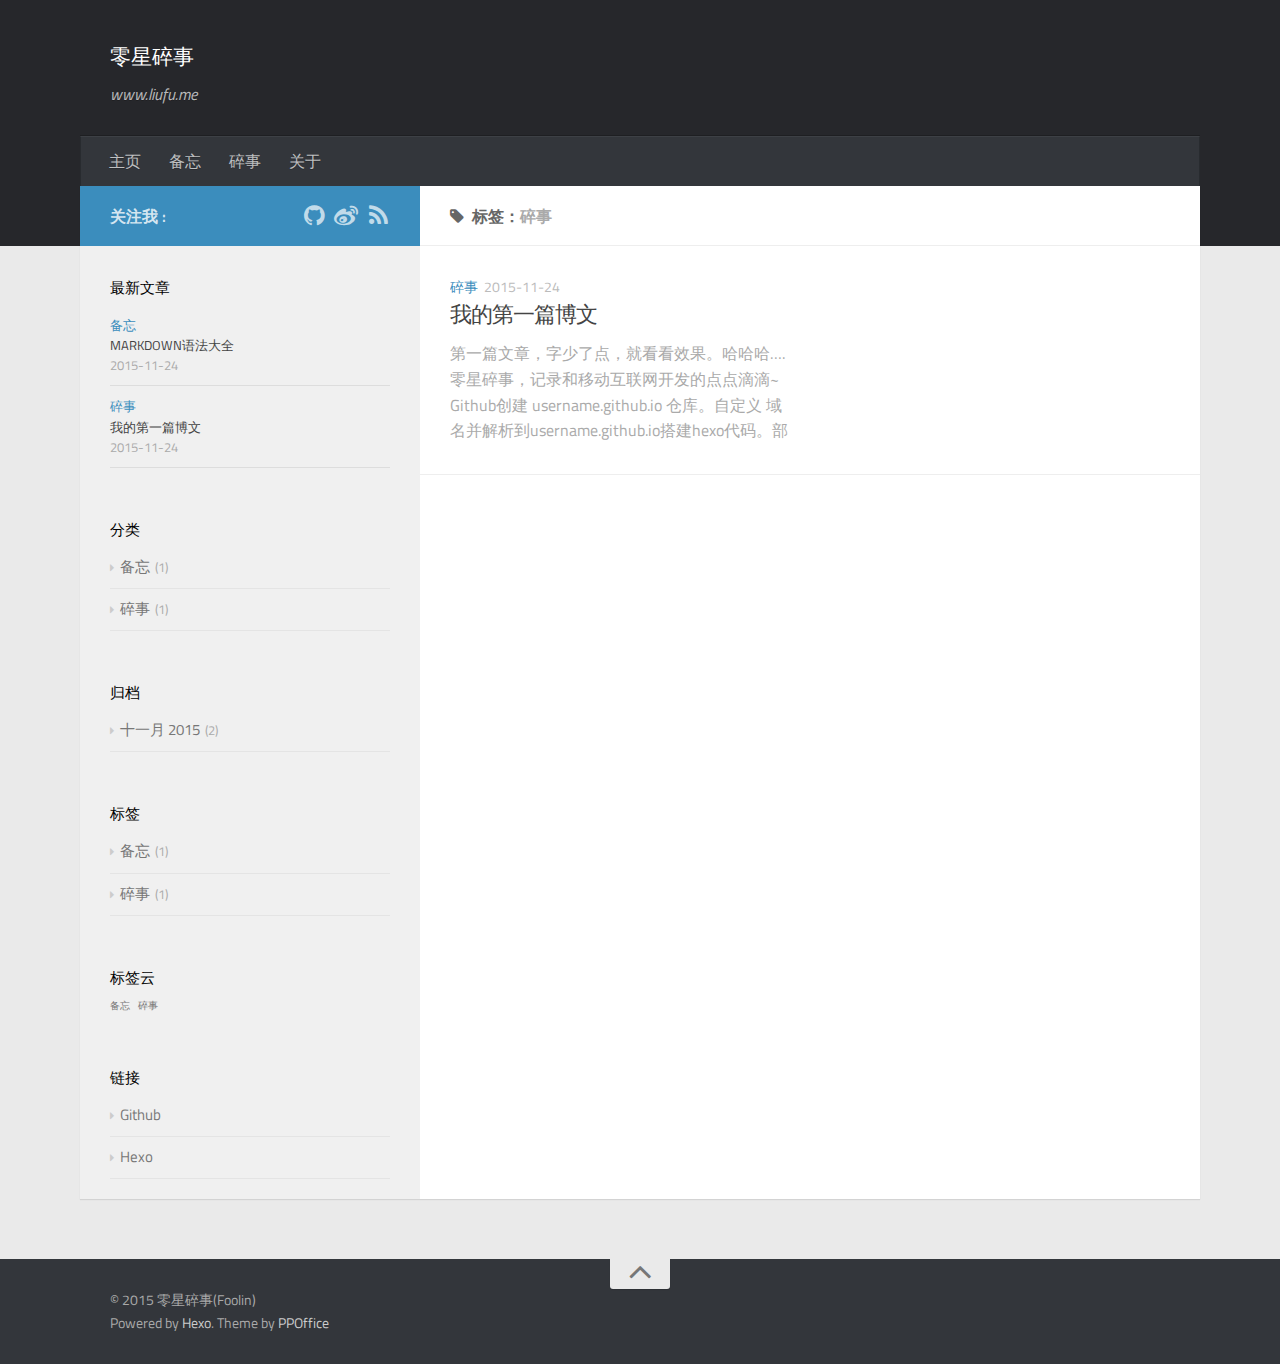
<file: tags/碎事/index.html>
<!DOCTYPE html>
<html>
<head>
  <meta charset="utf-8">
  
  <title>Tag: 碎事 | 零星碎事  - Foolin</title>
  <meta name="viewport" content="width=device-width, initial-scale=1, maximum-scale=1">
  

  <meta name="description" content="零星碎事-Foolin Blog">
<meta property="og:type" content="website">
<meta property="og:title" content="零星碎事">
<meta property="og:url" content="http://www.liufu.me/tags/碎事/index.html">
<meta property="og:site_name" content="零星碎事">
<meta property="og:description" content="零星碎事-Foolin Blog">
<meta name="twitter:card" content="summary">
<meta name="twitter:title" content="零星碎事">
<meta name="twitter:description" content="零星碎事-Foolin Blog">
  
    <link rel="alternative" href="/atom.xml" title="零星碎事" type="application/atom+xml">
  
  
    <link rel="icon" href="/favicon.png">
  

  <link rel="stylesheet" href="/css/style.css" type="text/css">
  
    <link rel="stylesheet" href="/fancybox/jquery.fancybox.css" type="text/css">
  
  
    <link rel="stylesheet" href="/scrollLoading/style.css" type="text/css">
  
  



  
    <link href='//fonts.useso.com/css?family=Titillium+Web:300,400,600' rel='stylesheet' type='text/css'>
    <link href="//fonts.useso.com/css?family=Source+Code+Pro" rel="stylesheet" type="text/css">
  

 
  <link rel="stylesheet" href="/font-awesome/css/font-awesome.min.css" type="text/css">
</head>

<body>
  <div id="wrap">
    <header id="header">
  <div id="header-outer" class="outer">
    <div class="container">
      <div class="container-inner">
        <div id="header-title">
          <h1 class="logo-wrap">
            <a href="/" class="logo">零星碎事</a>
          </h1>
          
            <h2 class="subtitle-wrap">
              <p class="subtitle">www.liufu.me</p>
            </h2>
          
        </div>
        <div id="header-inner" class="nav-container">
          <a id="main-nav-toggle" class="nav-icon fa fa-bars"></a>
          <div class="nav-container-inner">
            <ul id="main-nav">
              
                <li class="main-nav-list-item" ><a class="main-nav-list-link" href="/">主页</a></li>
              
                    <ul class="main-nav-list"><li class="main-nav-list-item"><a class="main-nav-list-link" href="/categories/备忘/">备忘</a></li><li class="main-nav-list-item"><a class="main-nav-list-link" href="/categories/碎事/">碎事</a></li></ul>
                  
                <li class="main-nav-list-item" ><a class="main-nav-list-link" href="/about.html">关于</a></li>
              
            </ul>
            <nav id="sub-nav">
              <div id="search-form-wrap">
                <!--
                
                  <form action="//google.com/search" method="get" accept-charset="UTF-8" class="search-form"><input type="search" name="q" results="0" class="search-form-input" placeholder="搜索"><input type="hidden" name="sitesearch" value="http://www.liufu.me"></form>
                
                -->
              </div>
            </nav>
          </div>
        </div>
      </div>
    </div>
  </div>
</header>
    <div class="container">
      <div class="main-body container-inner">
        <div class="main-body-inner">
          <section id="main">
            <div class="main-body-header">

              <h1 class="header"><i class="icon fa fa-tag"></i>标签：<em>碎事</em></h1>
            </div>
            <div class="main-body-content">
              
      <div class="article-row">
    
        
  <article class="article article-summary">
    <div class="article-summary-inner">
      
      <div class="article-meta">
        <p class="category"><a class="article-category-link" href="/categories/碎事/">碎事</a></p>
        <p class="date"><time datetime="2015-11-24T11:41:22.000Z" itemprop="datePublished">2015-11-24</time></p>
      </div>
      <h2 class="article-title">
        <a href="/2015/11/24/my-first-blog/" class="title">我的第一篇博文</a>
      </h2>
      <p class="article-excerpt">
        
        第一篇文章，字少了点，就看看效果。哈哈哈….
零星碎事，记录和移动互联网开发的点点滴滴~
Github创建 username.github.io 仓库。自定义 域名并解析到username.github.io搭建hexo代码。部署并发布代码。
      </p>
    </div>
  </article>

    
      </div>
    
  
  


            </div>
          </section>
          <aside id="sidebar">
  <a class="sidebar-toggle" title="Expand Sidebar"><i class="toggle icon"></i></a>
  <div class="sidebar-top">
    <p>关注我 :</p>
    <ul class="social-links">
      
        <li><a class="social-tooltip" title="github" href="http://foolin.github.com" target="_blank"><i class="icon fa fa-github"></i></a></li>
      
        <li><a class="social-tooltip" title="weibo" href="http://www.weibo.com/foolin" target="_blank"><i class="icon fa fa-weibo"></i></a></li>
      
        <li><a class="social-tooltip" title="rss" href="/atom.xml" target="_blank"><i class="icon fa fa-rss"></i></a></li>
      
    </ul>
  </div>
  
  <div class="widgets-container">
    
      
  <div class="widget-wrap">
    <h3 class="widget-title">最新文章</h3>
    <div class="widget">
      <ul id="recent-post" class="no-thumbnail">
        
          <li>
            
            <div class="item-inner">
              <p class="item-category"><a class="article-category-link" href="/categories/备忘/">备忘</a></p>
              <p class="item-title"><a href="/2015/11/24/markdown/" class="title">Markdown语法大全</a></p>
              <p class="item-date"><time datetime="2015-11-24T12:15:28.000Z" itemprop="datePublished">2015-11-24</time></p>
            </div>
          </li>
        
          <li>
            
            <div class="item-inner">
              <p class="item-category"><a class="article-category-link" href="/categories/碎事/">碎事</a></p>
              <p class="item-title"><a href="/2015/11/24/my-first-blog/" class="title">我的第一篇博文</a></p>
              <p class="item-date"><time datetime="2015-11-24T11:41:22.000Z" itemprop="datePublished">2015-11-24</time></p>
            </div>
          </li>
        
      </ul>
    </div>
  </div>

    
      
  <div class="widget-wrap widget-list">
    <h3 class="widget-title">分类</h3>
    <div class="widget">
      <ul class="category-list"><li class="category-list-item"><a class="category-list-link" href="/categories/备忘/">备忘</a><span class="category-list-count">1</span></li><li class="category-list-item"><a class="category-list-link" href="/categories/碎事/">碎事</a><span class="category-list-count">1</span></li></ul>
    </div>
  </div>


    
      
  <div class="widget-wrap widget-list">
    <h3 class="widget-title">归档</h3>
    <div class="widget">
      <ul class="archive-list"><li class="archive-list-item"><a class="archive-list-link" href="/archives/2015/11/">十一月 2015</a><span class="archive-list-count">2</span></li></ul>
    </div>
  </div>


    
      
  <div class="widget-wrap widget-list">
    <h3 class="widget-title">标签</h3>
    <div class="widget">
      <ul class="tag-list"><li class="tag-list-item"><a class="tag-list-link" href="/tags/备忘/">备忘</a><span class="tag-list-count">1</span></li><li class="tag-list-item"><a class="tag-list-link" href="/tags/碎事/">碎事</a><span class="tag-list-count">1</span></li></ul>
    </div>
  </div>


    
      
  <div class="widget-wrap widget-float">
    <h3 class="widget-title">标签云</h3>
    <div class="widget tagcloud">
      <a href="/tags/备忘/" style="font-size: 10px;">备忘</a> <a href="/tags/碎事/" style="font-size: 10px;">碎事</a>
    </div>
  </div>


    
      
  <div class="widget-wrap widget-list">
    <h3 class="widget-title">链接</h3>
    <div class="widget">
      <ul>
        
          <li>
            <a href="http://foolin.github.com" target="_blank">Github</a>
          </li>
        
          <li>
            <a href="http://hexo.io" target="_blank">Hexo</a>
          </li>
        
      </ul>
    </div>
  </div>


    
  </div>
</aside>
        </div>
      </div>
    </div>
    <footer id="footer">
  
  <div class="container">
    <div class="container-inner">
      <a id="back-to-top" href="javascript:;"><i class="icon fa fa-angle-up"></i></a>
      <div class="credit">
        <p>&copy; 2015 零星碎事(Foolin)</p>
        <p>Powered by <a href="//hexo.io/" target="_blank">Hexo</a>. Theme by <a href="//github.com/ppoffice" target="_blank">PPOffice</a></p>
      </div>
    </div>
  </div>
</footer>
    

<script src="/js/jquery-2.1.3.min.js" type="text/javascript"></script>


  <script src="/fancybox/jquery.fancybox.pack.js" type="text/javascript"></script>



  <script src="/scrollLoading/jquery.scrollLoading.js" type="text/javascript"></script>
  <script src="/scrollLoading/main.js" type="text/javascript"></script>




<script src="/js/html-patch.js" type="text/javascript"></script>
<script src="/js/script.js" type="text/javascript"></script>

  </div>
</body>
</html>
</file>
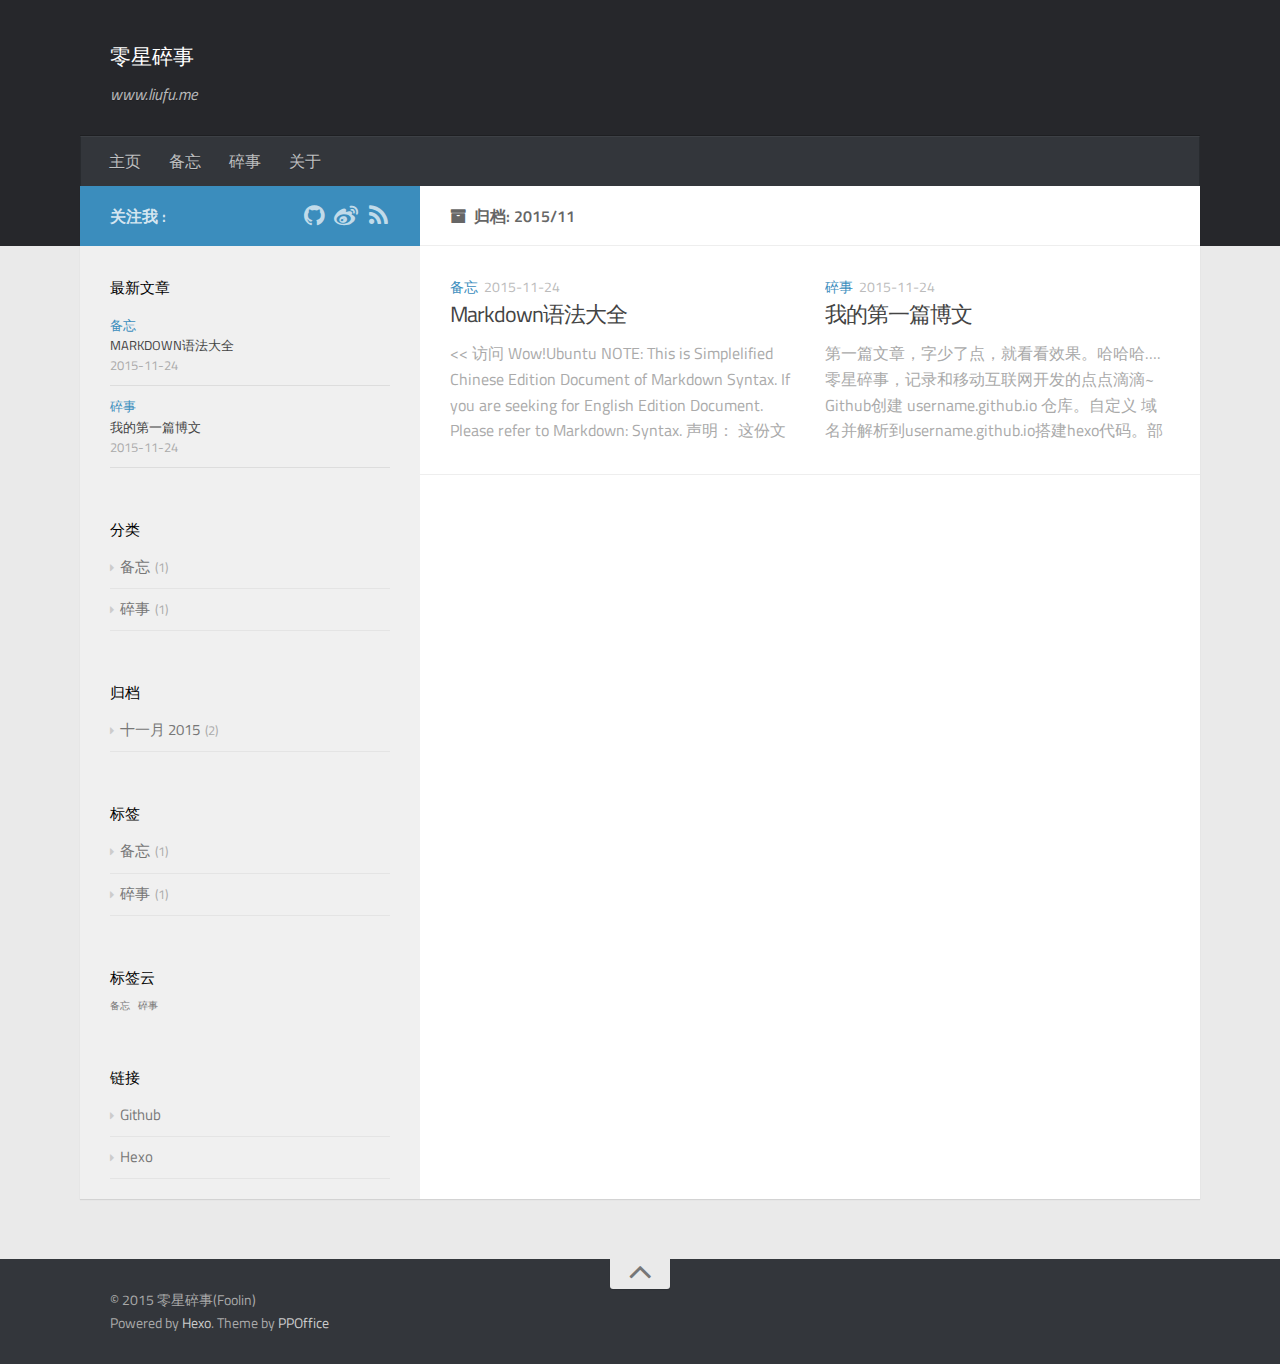
<file: archives/2015/11/index.html>
<!DOCTYPE html>
<html>
<head>
  <meta charset="utf-8">
  
  <title>Archives: 2015/11 | 零星碎事  - Foolin</title>
  <meta name="viewport" content="width=device-width, initial-scale=1, maximum-scale=1">
  

  <meta name="description" content="零星碎事-Foolin Blog">
<meta property="og:type" content="website">
<meta property="og:title" content="零星碎事">
<meta property="og:url" content="http://www.liufu.me/archives/2015/11/index.html">
<meta property="og:site_name" content="零星碎事">
<meta property="og:description" content="零星碎事-Foolin Blog">
<meta name="twitter:card" content="summary">
<meta name="twitter:title" content="零星碎事">
<meta name="twitter:description" content="零星碎事-Foolin Blog">
  
    <link rel="alternative" href="/atom.xml" title="零星碎事" type="application/atom+xml">
  
  
    <link rel="icon" href="/favicon.png">
  

  <link rel="stylesheet" href="/css/style.css" type="text/css">
  
    <link rel="stylesheet" href="/fancybox/jquery.fancybox.css" type="text/css">
  
  
    <link rel="stylesheet" href="/scrollLoading/style.css" type="text/css">
  
  



  
    <link href='//fonts.useso.com/css?family=Titillium+Web:300,400,600' rel='stylesheet' type='text/css'>
    <link href="//fonts.useso.com/css?family=Source+Code+Pro" rel="stylesheet" type="text/css">
  

 
  <link rel="stylesheet" href="/font-awesome/css/font-awesome.min.css" type="text/css">
</head>

<body>
  <div id="wrap">
    <header id="header">
  <div id="header-outer" class="outer">
    <div class="container">
      <div class="container-inner">
        <div id="header-title">
          <h1 class="logo-wrap">
            <a href="/" class="logo">零星碎事</a>
          </h1>
          
            <h2 class="subtitle-wrap">
              <p class="subtitle">www.liufu.me</p>
            </h2>
          
        </div>
        <div id="header-inner" class="nav-container">
          <a id="main-nav-toggle" class="nav-icon fa fa-bars"></a>
          <div class="nav-container-inner">
            <ul id="main-nav">
              
                <li class="main-nav-list-item" ><a class="main-nav-list-link" href="/">主页</a></li>
              
                    <ul class="main-nav-list"><li class="main-nav-list-item"><a class="main-nav-list-link" href="/categories/备忘/">备忘</a></li><li class="main-nav-list-item"><a class="main-nav-list-link" href="/categories/碎事/">碎事</a></li></ul>
                  
                <li class="main-nav-list-item" ><a class="main-nav-list-link" href="/about.html">关于</a></li>
              
            </ul>
            <nav id="sub-nav">
              <div id="search-form-wrap">
                <!--
                
                  <form action="//google.com/search" method="get" accept-charset="UTF-8" class="search-form"><input type="search" name="q" results="0" class="search-form-input" placeholder="搜索"><input type="hidden" name="sitesearch" value="http://www.liufu.me"></form>
                
                -->
              </div>
            </nav>
          </div>
        </div>
      </div>
    </div>
  </div>
</header>
    <div class="container">
      <div class="main-body container-inner">
        <div class="main-body-inner">
          <section id="main">
            <div class="main-body-header">

              <h1 class="header"><i class="icon fa fa-archive"></i>归档: 2015/11</h1>
            </div>
            <div class="main-body-content">
              
      <div class="article-row">
    
        
  <article class="article article-summary">
    <div class="article-summary-inner">
      
      <div class="article-meta">
        <p class="category"><a class="article-category-link" href="/categories/备忘/">备忘</a></p>
        <p class="date"><time datetime="2015-11-24T12:15:28.000Z" itemprop="datePublished">2015-11-24</time></p>
      </div>
      <h2 class="article-title">
        <a href="/2015/11/24/markdown/" class="title">Markdown语法大全</a>
      </h2>
      <p class="article-excerpt">
        
        &lt;&lt; 访问 Wow!Ubuntu
NOTE: This is Simplelified  Chinese Edition Document of Markdown Syntax. If you are seeking for English Edition Document. Please refer to Markdown: Syntax.
声明： 这份文档派生(fork)于繁体中文
      </p>
    </div>
  </article>

    
  
        
  <article class="article article-summary">
    <div class="article-summary-inner">
      
      <div class="article-meta">
        <p class="category"><a class="article-category-link" href="/categories/碎事/">碎事</a></p>
        <p class="date"><time datetime="2015-11-24T11:41:22.000Z" itemprop="datePublished">2015-11-24</time></p>
      </div>
      <h2 class="article-title">
        <a href="/2015/11/24/my-first-blog/" class="title">我的第一篇博文</a>
      </h2>
      <p class="article-excerpt">
        
        第一篇文章，字少了点，就看看效果。哈哈哈….
零星碎事，记录和移动互联网开发的点点滴滴~
Github创建 username.github.io 仓库。自定义 域名并解析到username.github.io搭建hexo代码。部署并发布代码。
      </p>
    </div>
  </article>

    
      </div>
    
  
  


            </div>
          </section>
          <aside id="sidebar">
  <a class="sidebar-toggle" title="Expand Sidebar"><i class="toggle icon"></i></a>
  <div class="sidebar-top">
    <p>关注我 :</p>
    <ul class="social-links">
      
        <li><a class="social-tooltip" title="github" href="http://foolin.github.com" target="_blank"><i class="icon fa fa-github"></i></a></li>
      
        <li><a class="social-tooltip" title="weibo" href="http://www.weibo.com/foolin" target="_blank"><i class="icon fa fa-weibo"></i></a></li>
      
        <li><a class="social-tooltip" title="rss" href="/atom.xml" target="_blank"><i class="icon fa fa-rss"></i></a></li>
      
    </ul>
  </div>
  
  <div class="widgets-container">
    
      
  <div class="widget-wrap">
    <h3 class="widget-title">最新文章</h3>
    <div class="widget">
      <ul id="recent-post" class="no-thumbnail">
        
          <li>
            
            <div class="item-inner">
              <p class="item-category"><a class="article-category-link" href="/categories/备忘/">备忘</a></p>
              <p class="item-title"><a href="/2015/11/24/markdown/" class="title">Markdown语法大全</a></p>
              <p class="item-date"><time datetime="2015-11-24T12:15:28.000Z" itemprop="datePublished">2015-11-24</time></p>
            </div>
          </li>
        
          <li>
            
            <div class="item-inner">
              <p class="item-category"><a class="article-category-link" href="/categories/碎事/">碎事</a></p>
              <p class="item-title"><a href="/2015/11/24/my-first-blog/" class="title">我的第一篇博文</a></p>
              <p class="item-date"><time datetime="2015-11-24T11:41:22.000Z" itemprop="datePublished">2015-11-24</time></p>
            </div>
          </li>
        
      </ul>
    </div>
  </div>

    
      
  <div class="widget-wrap widget-list">
    <h3 class="widget-title">分类</h3>
    <div class="widget">
      <ul class="category-list"><li class="category-list-item"><a class="category-list-link" href="/categories/备忘/">备忘</a><span class="category-list-count">1</span></li><li class="category-list-item"><a class="category-list-link" href="/categories/碎事/">碎事</a><span class="category-list-count">1</span></li></ul>
    </div>
  </div>


    
      
  <div class="widget-wrap widget-list">
    <h3 class="widget-title">归档</h3>
    <div class="widget">
      <ul class="archive-list"><li class="archive-list-item"><a class="archive-list-link" href="/archives/2015/11/">十一月 2015</a><span class="archive-list-count">2</span></li></ul>
    </div>
  </div>


    
      
  <div class="widget-wrap widget-list">
    <h3 class="widget-title">标签</h3>
    <div class="widget">
      <ul class="tag-list"><li class="tag-list-item"><a class="tag-list-link" href="/tags/备忘/">备忘</a><span class="tag-list-count">1</span></li><li class="tag-list-item"><a class="tag-list-link" href="/tags/碎事/">碎事</a><span class="tag-list-count">1</span></li></ul>
    </div>
  </div>


    
      
  <div class="widget-wrap widget-float">
    <h3 class="widget-title">标签云</h3>
    <div class="widget tagcloud">
      <a href="/tags/备忘/" style="font-size: 10px;">备忘</a> <a href="/tags/碎事/" style="font-size: 10px;">碎事</a>
    </div>
  </div>


    
      
  <div class="widget-wrap widget-list">
    <h3 class="widget-title">链接</h3>
    <div class="widget">
      <ul>
        
          <li>
            <a href="http://foolin.github.com" target="_blank">Github</a>
          </li>
        
          <li>
            <a href="http://hexo.io" target="_blank">Hexo</a>
          </li>
        
      </ul>
    </div>
  </div>


    
  </div>
</aside>
        </div>
      </div>
    </div>
    <footer id="footer">
  
  <div class="container">
    <div class="container-inner">
      <a id="back-to-top" href="javascript:;"><i class="icon fa fa-angle-up"></i></a>
      <div class="credit">
        <p>&copy; 2015 零星碎事(Foolin)</p>
        <p>Powered by <a href="//hexo.io/" target="_blank">Hexo</a>. Theme by <a href="//github.com/ppoffice" target="_blank">PPOffice</a></p>
      </div>
    </div>
  </div>
</footer>
    

<script src="/js/jquery-2.1.3.min.js" type="text/javascript"></script>


  <script src="/fancybox/jquery.fancybox.pack.js" type="text/javascript"></script>



  <script src="/scrollLoading/jquery.scrollLoading.js" type="text/javascript"></script>
  <script src="/scrollLoading/main.js" type="text/javascript"></script>




<script src="/js/html-patch.js" type="text/javascript"></script>
<script src="/js/script.js" type="text/javascript"></script>

  </div>
</body>
</html>
</file>
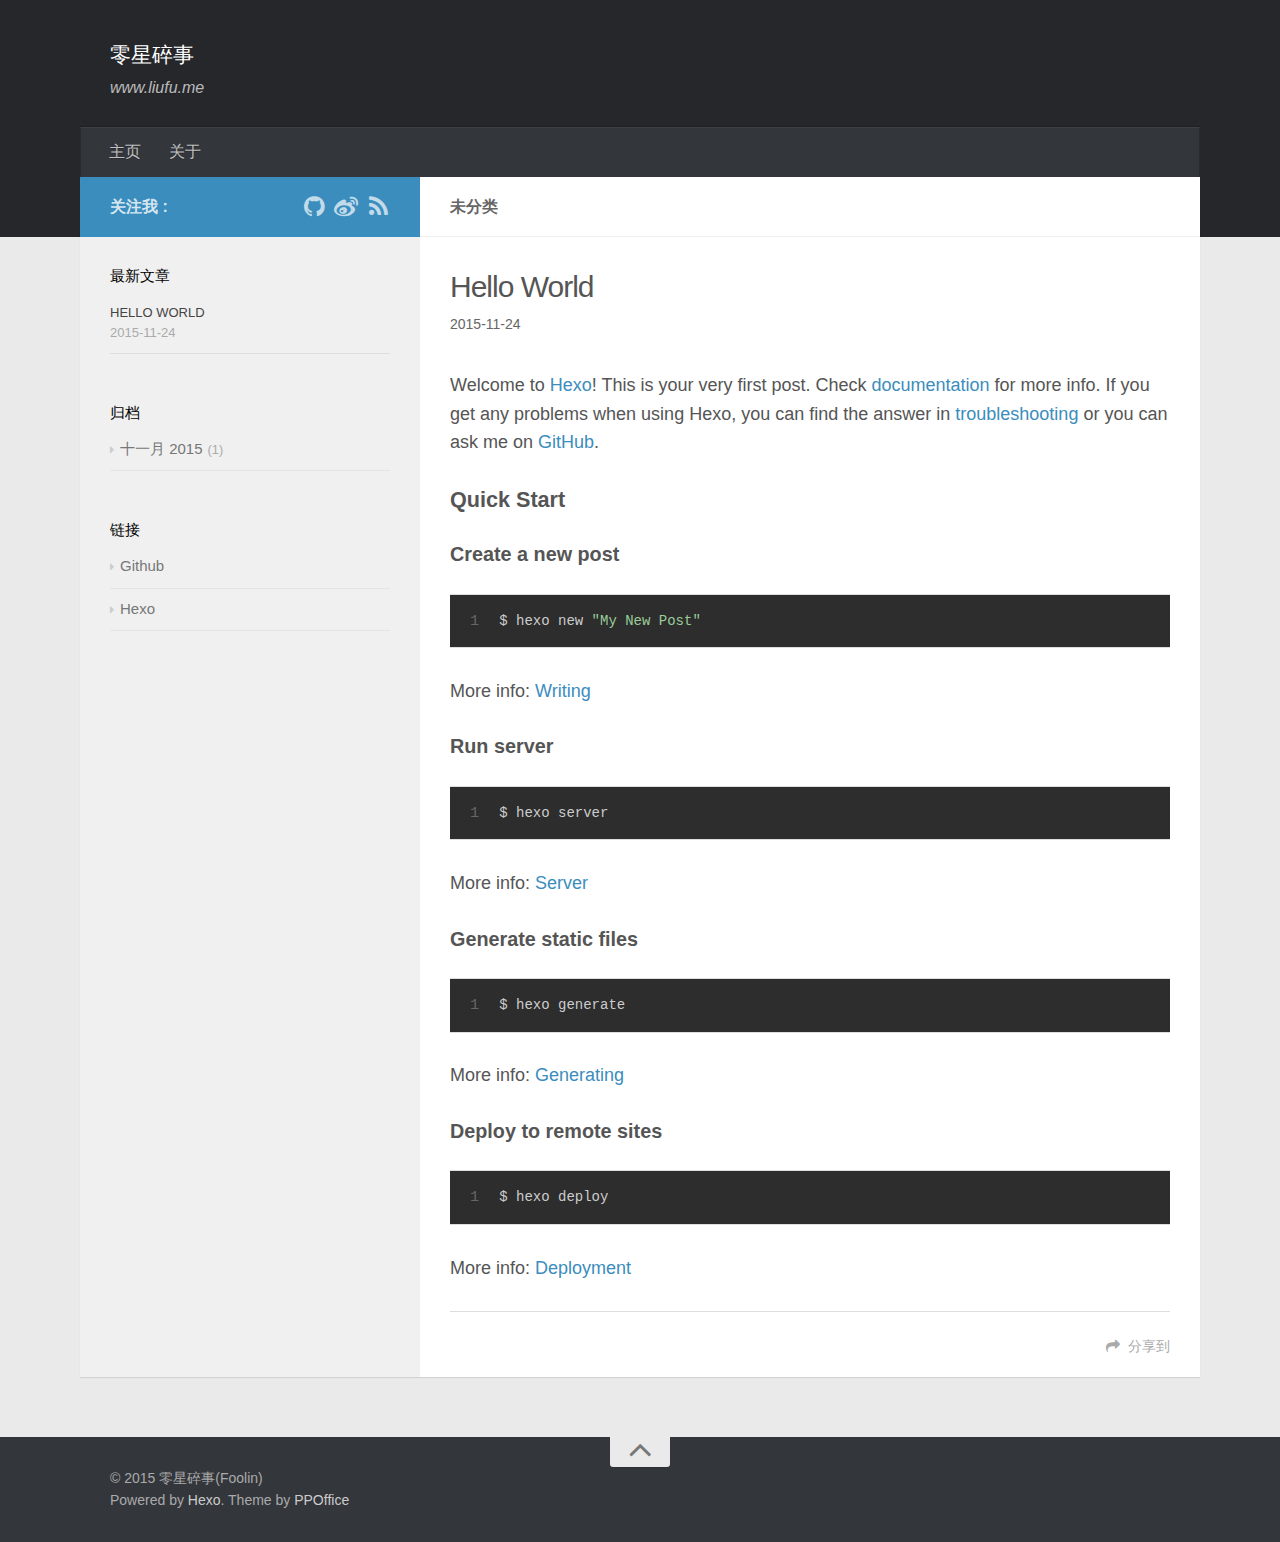
<file: 2015/11/24/hello-world/index.html>
<!DOCTYPE html>
<html>
<head>
  <meta charset="utf-8">
  
  <title>Hello World | 零星碎事</title>
  <meta name="viewport" content="width=device-width, initial-scale=1, maximum-scale=1">
  
  <meta name="keywords" content="">
  

  <meta name="description" content="Welcome to Hexo! This is your very first post. Check documentation for more info. If you get any problems when using Hexo, you can find the answer in troubleshooting or you can ask me on GitHub.
Quick">
<meta property="og:type" content="article">
<meta property="og:title" content="Hello World">
<meta property="og:url" content="http://www.liufu.me/2015/11/24/hello-world/index.html">
<meta property="og:site_name" content="零星碎事">
<meta property="og:description" content="Welcome to Hexo! This is your very first post. Check documentation for more info. If you get any problems when using Hexo, you can find the answer in troubleshooting or you can ask me on GitHub.
Quick">
<meta property="og:updated_time" content="2015-11-24T07:28:41.623Z">
<meta name="twitter:card" content="summary">
<meta name="twitter:title" content="Hello World">
<meta name="twitter:description" content="Welcome to Hexo! This is your very first post. Check documentation for more info. If you get any problems when using Hexo, you can find the answer in troubleshooting or you can ask me on GitHub.
Quick">
  
    <link rel="alternative" href="/atom.xml" title="零星碎事" type="application/atom+xml">
  
  
    <link rel="icon" href="/favicon.png">
  

  <link rel="stylesheet" href="/css/style.css" type="text/css">
  
    <link rel="stylesheet" href="/fancybox/jquery.fancybox.css" type="text/css">
  
  
    <link rel="stylesheet" href="/scrollLoading/style.css" type="text/css">
  
  


<!-- 
  
    <link href='//fonts.useso.com/css?family=Titillium+Web:300,400,600' rel='stylesheet' type='text/css'>
    <link href="//fonts.useso.com/css?family=Source+Code+Pro" rel="stylesheet" type="text/css">
  
 -->
 
  <link rel="stylesheet" href="/font-awesome/css/font-awesome.min.css" type="text/css">
</head>

<body>
  <div id="wrap">
    <header id="header">
  <div id="header-outer" class="outer">
    <div class="container">
      <div class="container-inner">
        <div id="header-title">
          <h1 class="logo-wrap">
            <a href="/" class="logo">零星碎事</a>
          </h1>
          
            <h2 class="subtitle-wrap">
              <p class="subtitle">www.liufu.me</p>
            </h2>
          
        </div>
        <div id="header-inner" class="nav-container">
          <a id="main-nav-toggle" class="nav-icon fa fa-bars"></a>
          <div class="nav-container-inner">
            <ul id="main-nav">
              
                <li class="main-nav-list-item" ><a class="main-nav-list-link" href="/">主页</a></li>
              
                    
                  
                <li class="main-nav-list-item" ><a class="main-nav-list-link" href="/about.html">关于</a></li>
              
            </ul>
            <nav id="sub-nav">
              <div id="search-form-wrap">
                <!--
                
                  <form action="//google.com/search" method="get" accept-charset="UTF-8" class="search-form"><input type="search" name="q" results="0" class="search-form-input" placeholder="搜索"><input type="hidden" name="sitesearch" value="http://www.liufu.me"></form>
                
                -->
              </div>
            </nav>
          </div>
        </div>
      </div>
    </div>
  </div>
</header>
    <div class="container">
      <div class="main-body container-inner">
        <div class="main-body-inner">
          <section id="main">
            <div class="main-body-header">

              <h1 class="header">未分类</h1>
            </div>
            <div class="main-body-content">
              
  <article id="post-hello-world" class="article article-single article-type-post" itemscope itemprop="blogPost">
    <div class="article-inner">
      <!--  -->
      
        <header class="article-header">
          
  
    <h1 class="article-title" itemprop="name">
      Hello World
    </h1>
  

        </header>
      
      <p class="article-byline">
        <a href="/2015/11/24/hello-world/" class="article-date">
  <time datetime="2015-11-24T07:28:41.623Z" itemprop="datePublished">2015-11-24</time>
</a>
      </p>
      <div class="article-entry" itemprop="articleBody">
        <p>Welcome to <a href="http://hexo.io/" target="_blank" rel="external">Hexo</a>! This is your very first post. Check <a href="http://hexo.io/docs/" target="_blank" rel="external">documentation</a> for more info. If you get any problems when using Hexo, you can find the answer in <a href="http://hexo.io/docs/troubleshooting.html" target="_blank" rel="external">troubleshooting</a> or you can ask me on <a href="https://github.com/hexojs/hexo/issues" target="_blank" rel="external">GitHub</a>.</p>
<h2 id="Quick_Start">Quick Start</h2><h3 id="Create_a_new_post">Create a new post</h3><figure class="highlight bash"><table><tr><td class="gutter"><pre><span class="line">1</span><br></pre></td><td class="code"><pre><span class="line">$ hexo new <span class="string">"My New Post"</span></span><br></pre></td></tr></table></figure>
<p>More info: <a href="http://hexo.io/docs/writing.html" target="_blank" rel="external">Writing</a></p>
<h3 id="Run_server">Run server</h3><figure class="highlight bash"><table><tr><td class="gutter"><pre><span class="line">1</span><br></pre></td><td class="code"><pre><span class="line">$ hexo server</span><br></pre></td></tr></table></figure>
<p>More info: <a href="http://hexo.io/docs/server.html" target="_blank" rel="external">Server</a></p>
<h3 id="Generate_static_files">Generate static files</h3><figure class="highlight bash"><table><tr><td class="gutter"><pre><span class="line">1</span><br></pre></td><td class="code"><pre><span class="line">$ hexo generate</span><br></pre></td></tr></table></figure>
<p>More info: <a href="http://hexo.io/docs/generating.html" target="_blank" rel="external">Generating</a></p>
<h3 id="Deploy_to_remote_sites">Deploy to remote sites</h3><figure class="highlight bash"><table><tr><td class="gutter"><pre><span class="line">1</span><br></pre></td><td class="code"><pre><span class="line">$ hexo deploy</span><br></pre></td></tr></table></figure>
<p>More info: <a href="http://hexo.io/docs/deployment.html" target="_blank" rel="external">Deployment</a></p>

      </div>
      <footer class="article-footer">
        <a data-url="http://www.liufu.me/2015/11/24/hello-world/" data-id="cihdav3ox0001qgiokd51kb15" class="article-share-link"><i class="fa fa-share"></i>分享到</a>
        
        
      </footer>
    </div>
  </article>
  
  

            </div>
          </section>
          <aside id="sidebar">
  <a class="sidebar-toggle" title="Expand Sidebar"><i class="toggle icon"></i></a>
  <div class="sidebar-top">
    <p>关注我 :</p>
    <ul class="social-links">
      
        <li><a class="social-tooltip" title="github" href="http://foolin.github.com" target="_blank"><i class="icon fa fa-github"></i></a></li>
      
        <li><a class="social-tooltip" title="weibo" href="http://www.weibo.com/foolin" target="_blank"><i class="icon fa fa-weibo"></i></a></li>
      
        <li><a class="social-tooltip" title="rss" href="/atom.xml" target="_blank"><i class="icon fa fa-rss"></i></a></li>
      
    </ul>
  </div>
  
    
  
  <div class="widgets-container">
    
      
  <div class="widget-wrap">
    <h3 class="widget-title">最新文章</h3>
    <div class="widget">
      <ul id="recent-post" class="no-thumbnail">
        
          <li>
            
            <div class="item-inner">
              <p class="item-category"></p>
              <p class="item-title"><a href="/2015/11/24/hello-world/" class="title">Hello World</a></p>
              <p class="item-date"><time datetime="2015-11-24T07:28:41.623Z" itemprop="datePublished">2015-11-24</time></p>
            </div>
          </li>
        
      </ul>
    </div>
  </div>

    
      

    
      
  <div class="widget-wrap widget-list">
    <h3 class="widget-title">归档</h3>
    <div class="widget">
      <ul class="archive-list"><li class="archive-list-item"><a class="archive-list-link" href="/archives/2015/11/">十一月 2015</a><span class="archive-list-count">1</span></li></ul>
    </div>
  </div>


    
      

    
      

    
      
  <div class="widget-wrap widget-list">
    <h3 class="widget-title">链接</h3>
    <div class="widget">
      <ul>
        
          <li>
            <a href="http://foolin.github.com" target="_blank">Github</a>
          </li>
        
          <li>
            <a href="http://hexo.io" target="_blank">Hexo</a>
          </li>
        
      </ul>
    </div>
  </div>


    
  </div>
</aside>
        </div>
      </div>
    </div>
    <footer id="footer">
  
  <div class="container">
    <div class="container-inner">
      <a id="back-to-top" href="javascript:;"><i class="icon fa fa-angle-up"></i></a>
      <div class="credit">
        <p>&copy; 2015 零星碎事(Foolin)</p>
        <p>Powered by <a href="//hexo.io/" target="_blank">Hexo</a>. Theme by <a href="//github.com/ppoffice" target="_blank">PPOffice</a></p>
      </div>
    </div>
  </div>
</footer>
    

<script src="/js/jquery-2.1.3.min.js" type="text/javascript"></script>


  <script src="/fancybox/jquery.fancybox.pack.js" type="text/javascript"></script>



  <script src="/scrollLoading/jquery.scrollLoading.js" type="text/javascript"></script>
  <script src="/scrollLoading/main.js" type="text/javascript"></script>




<script src="/js/html-patch.js" type="text/javascript"></script>
<script src="/js/script.js" type="text/javascript"></script>

  </div>
</body>
</html>
</file>
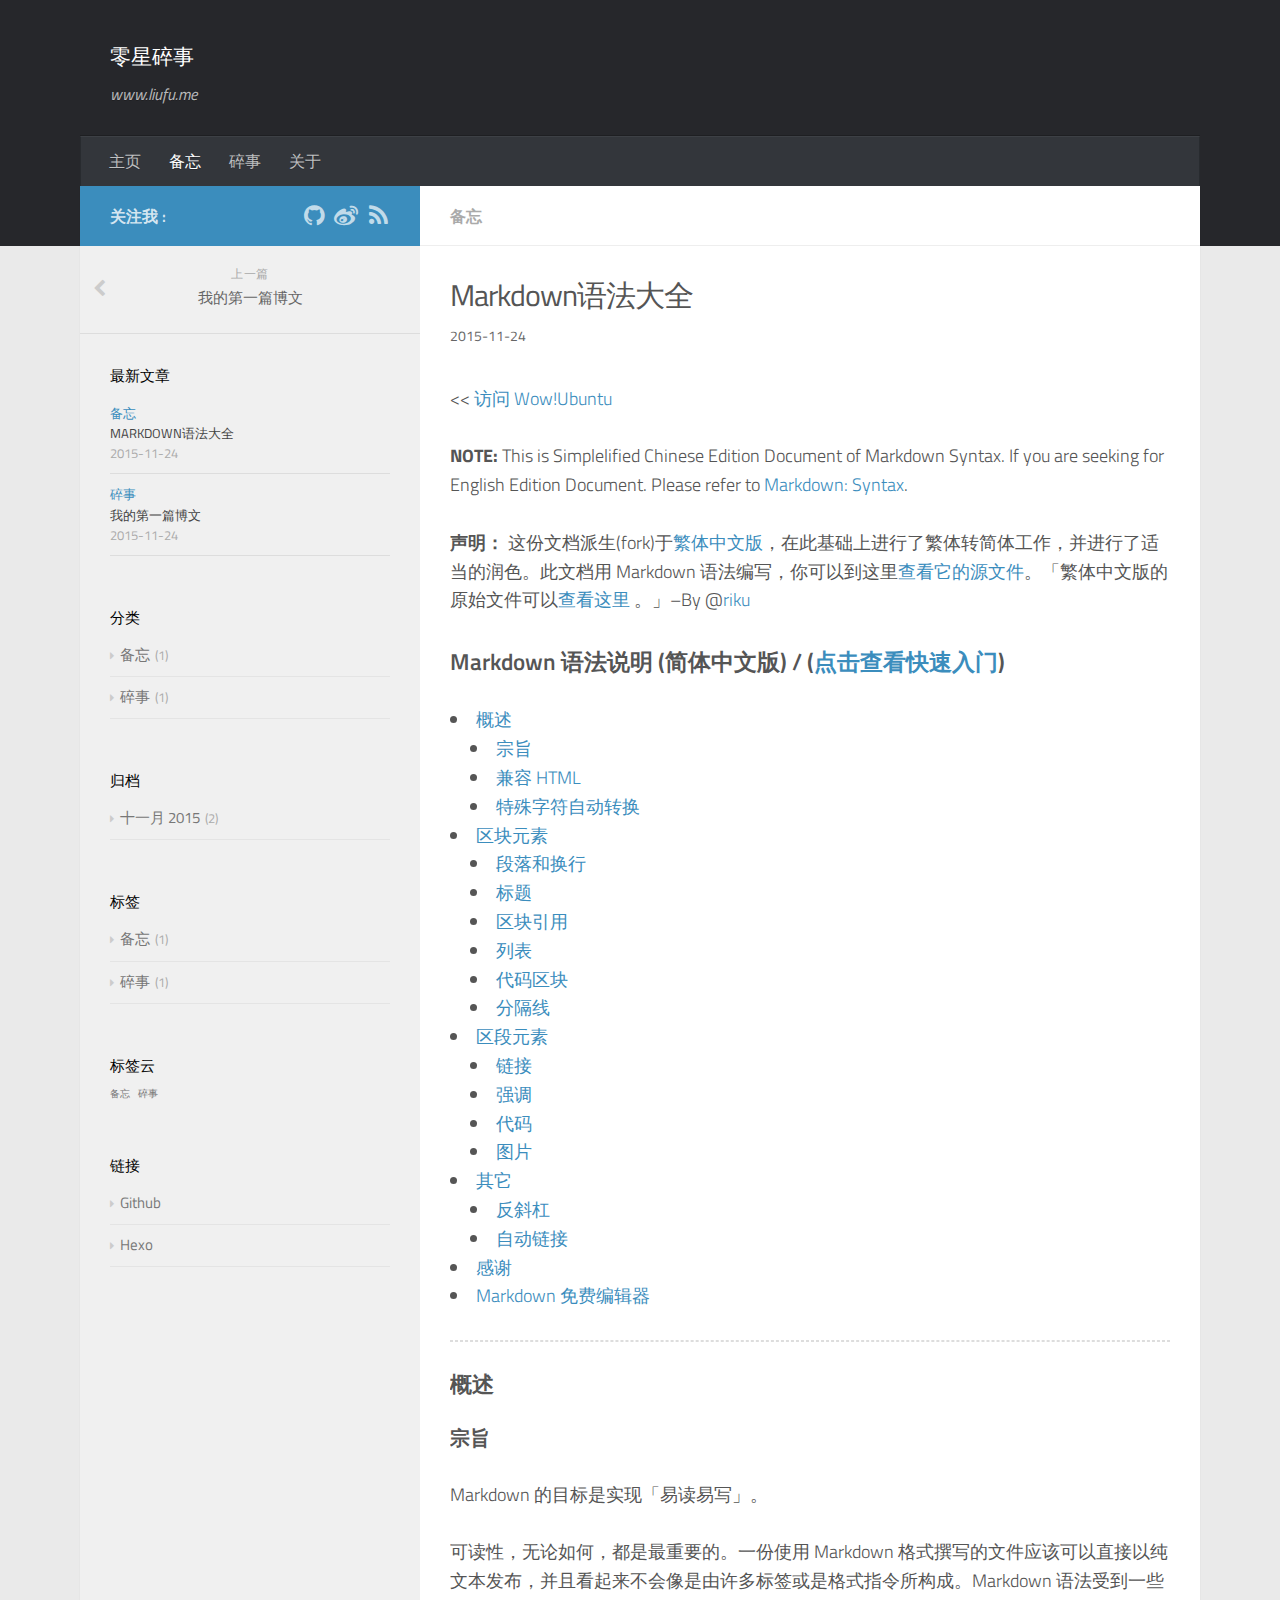
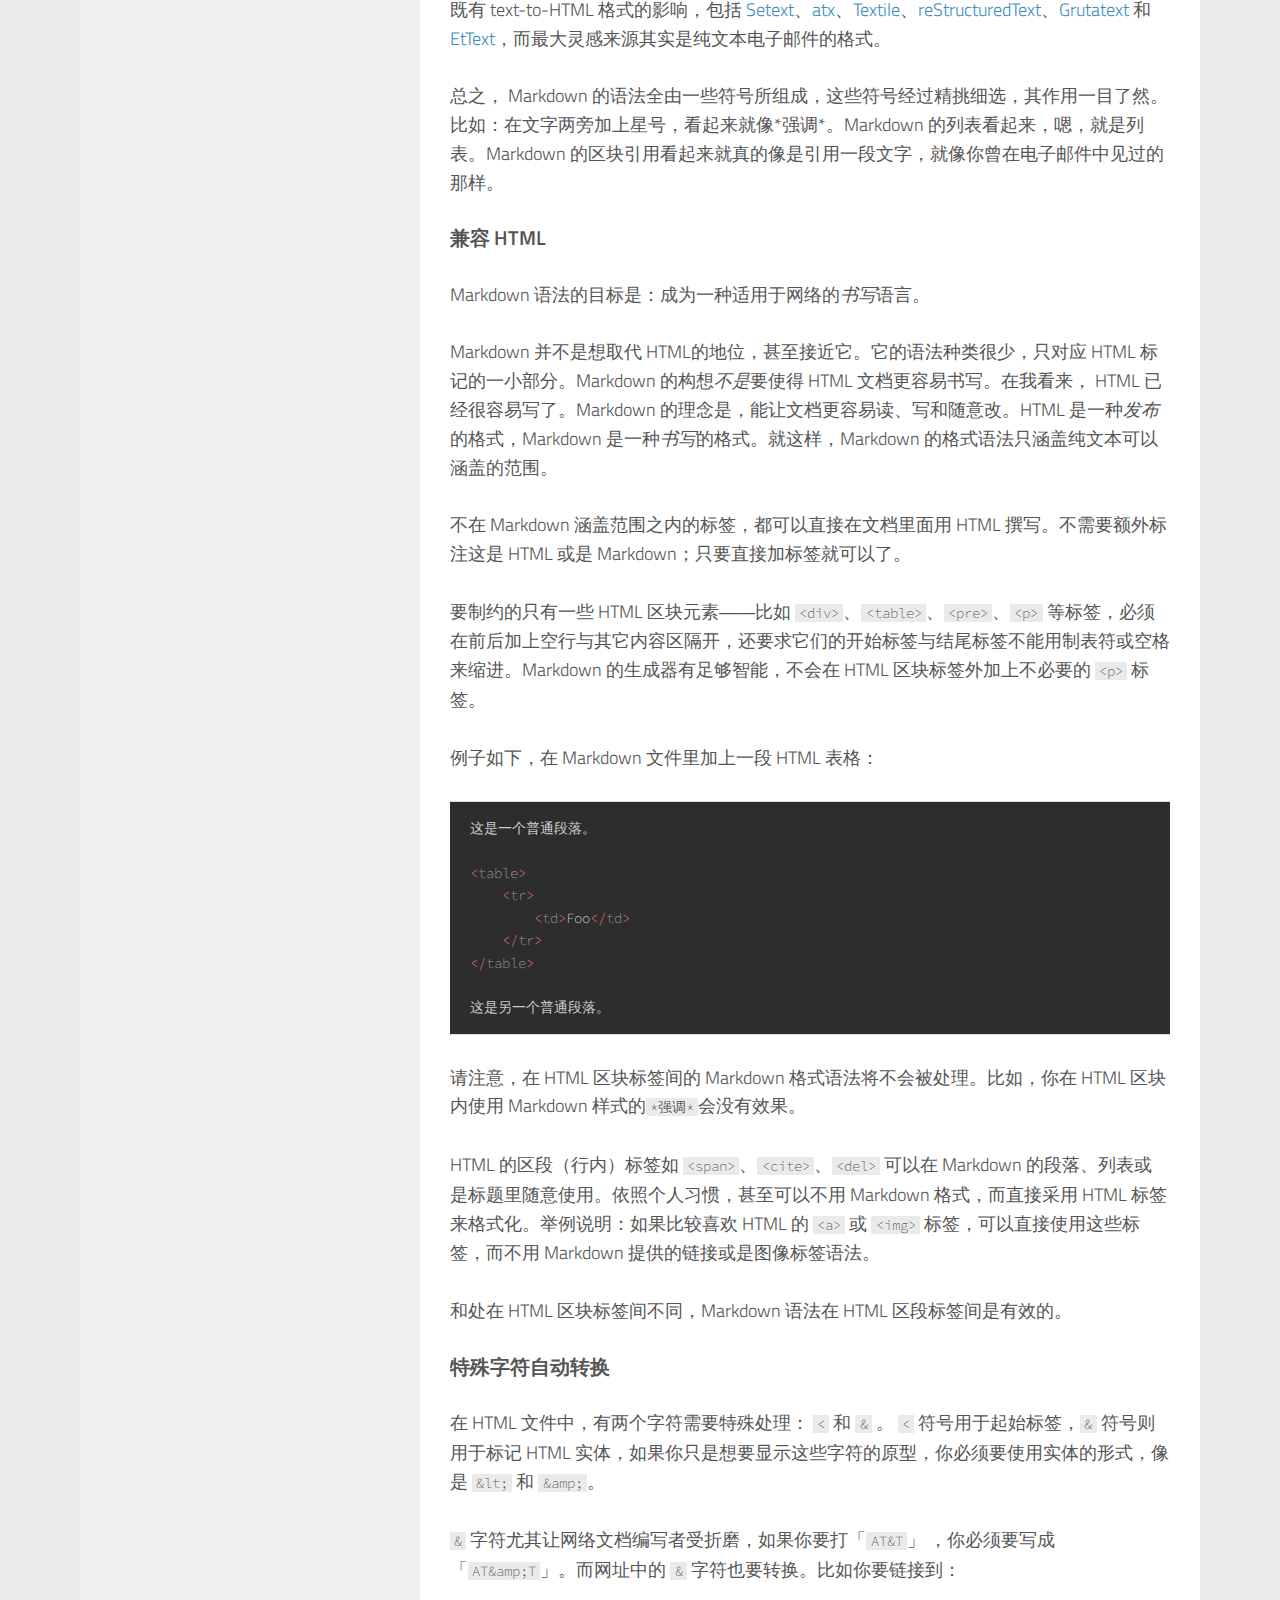
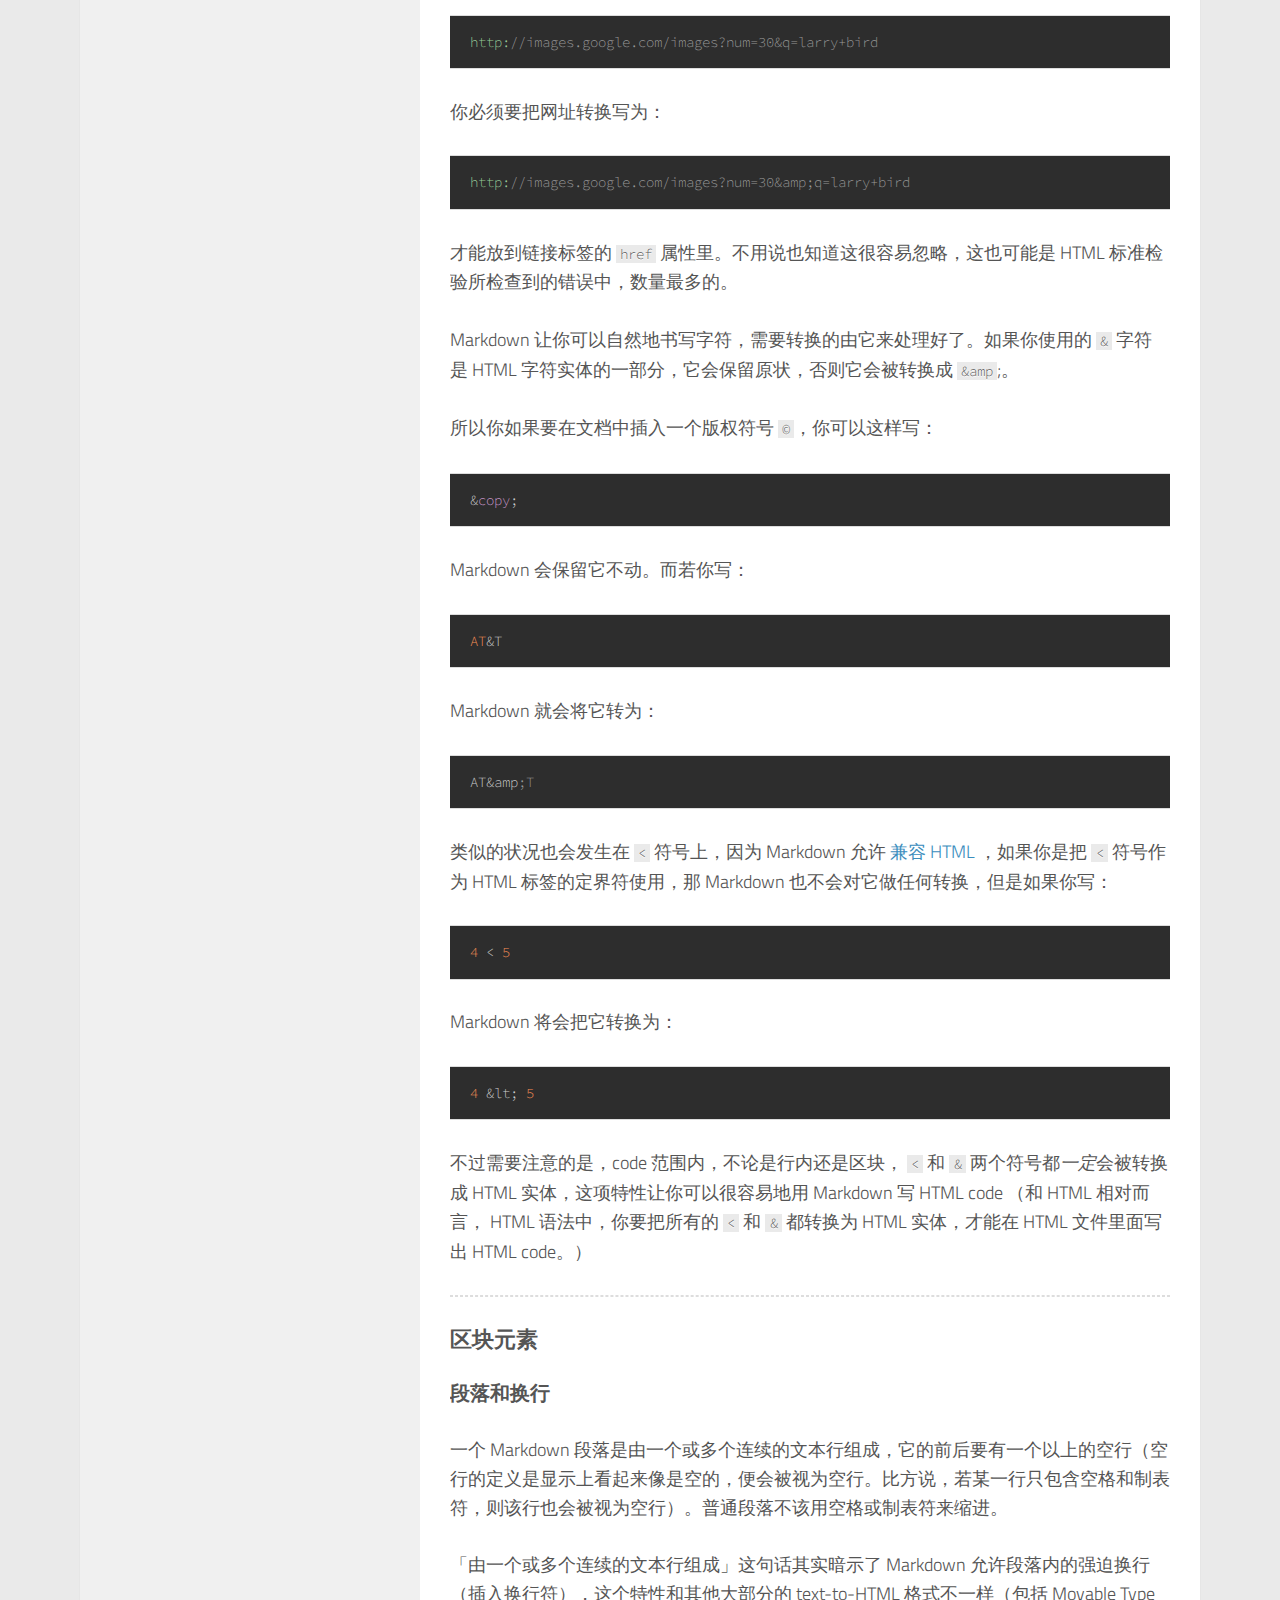
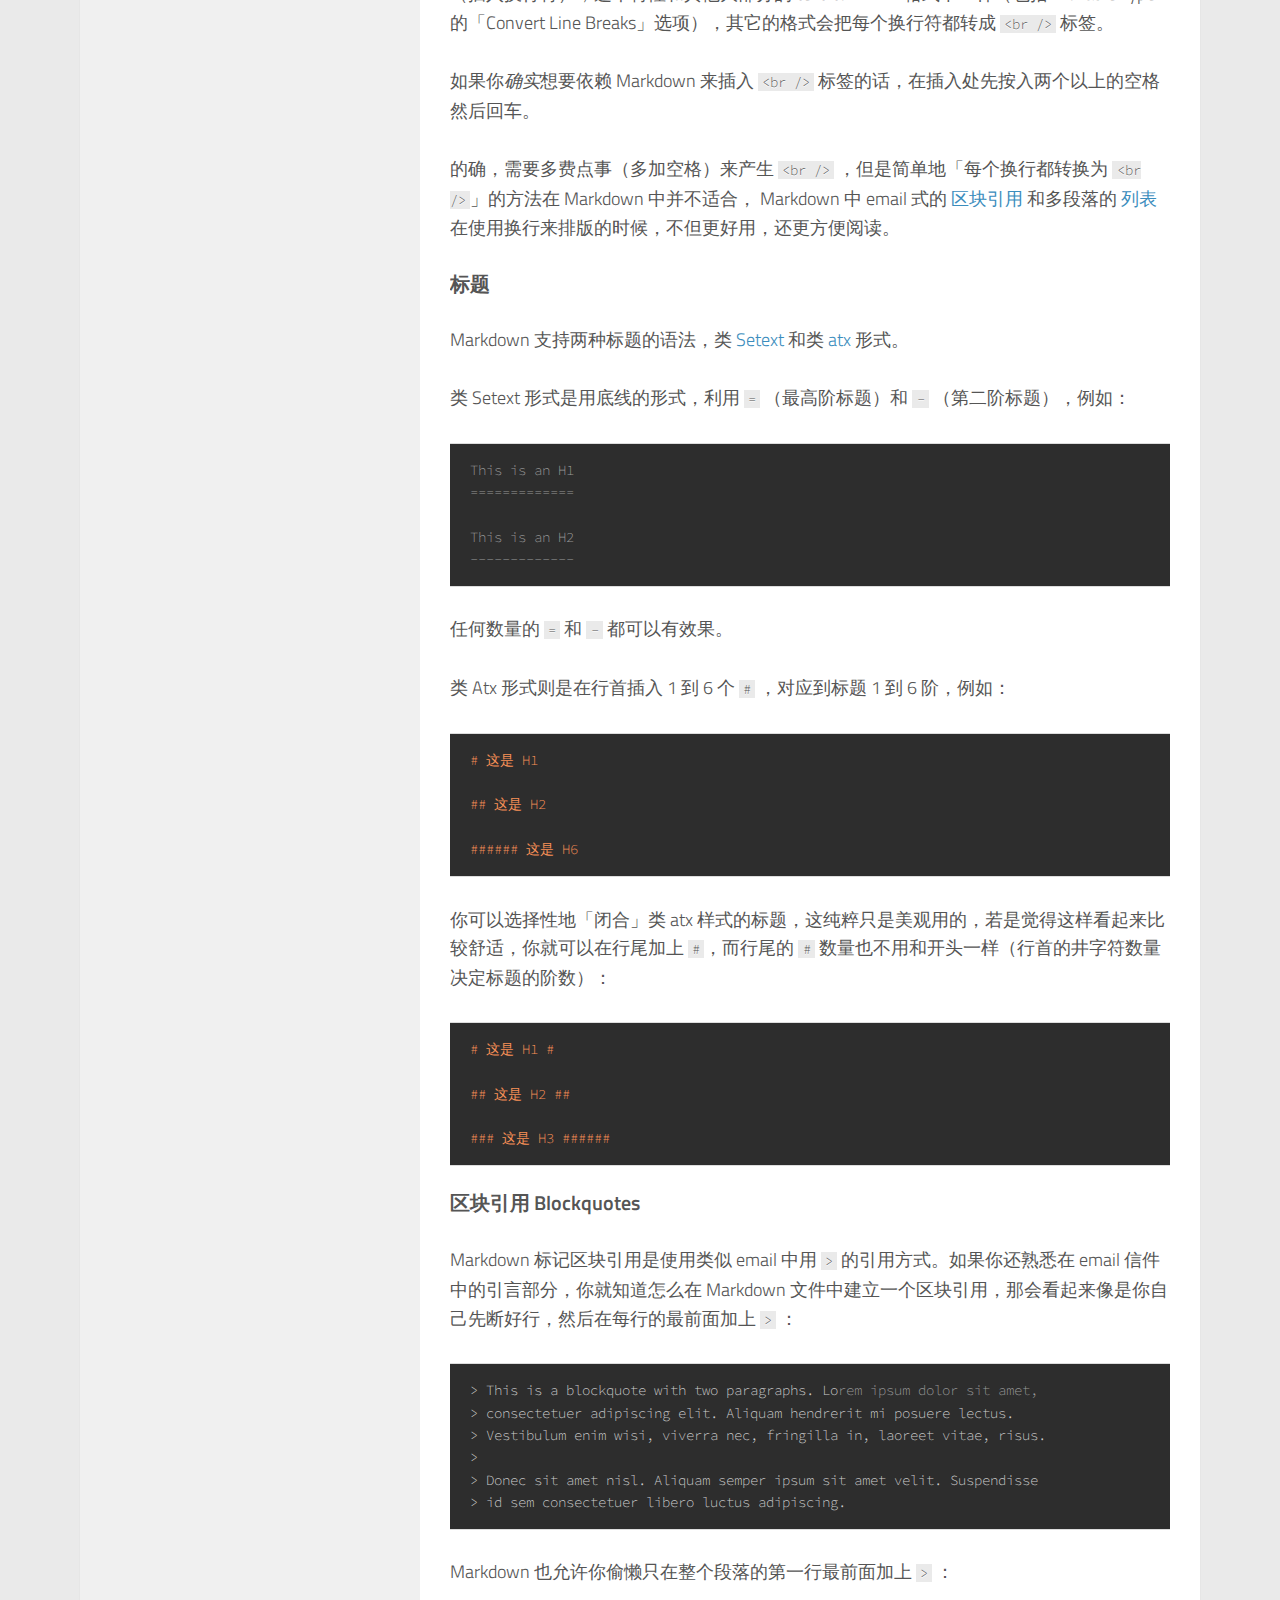
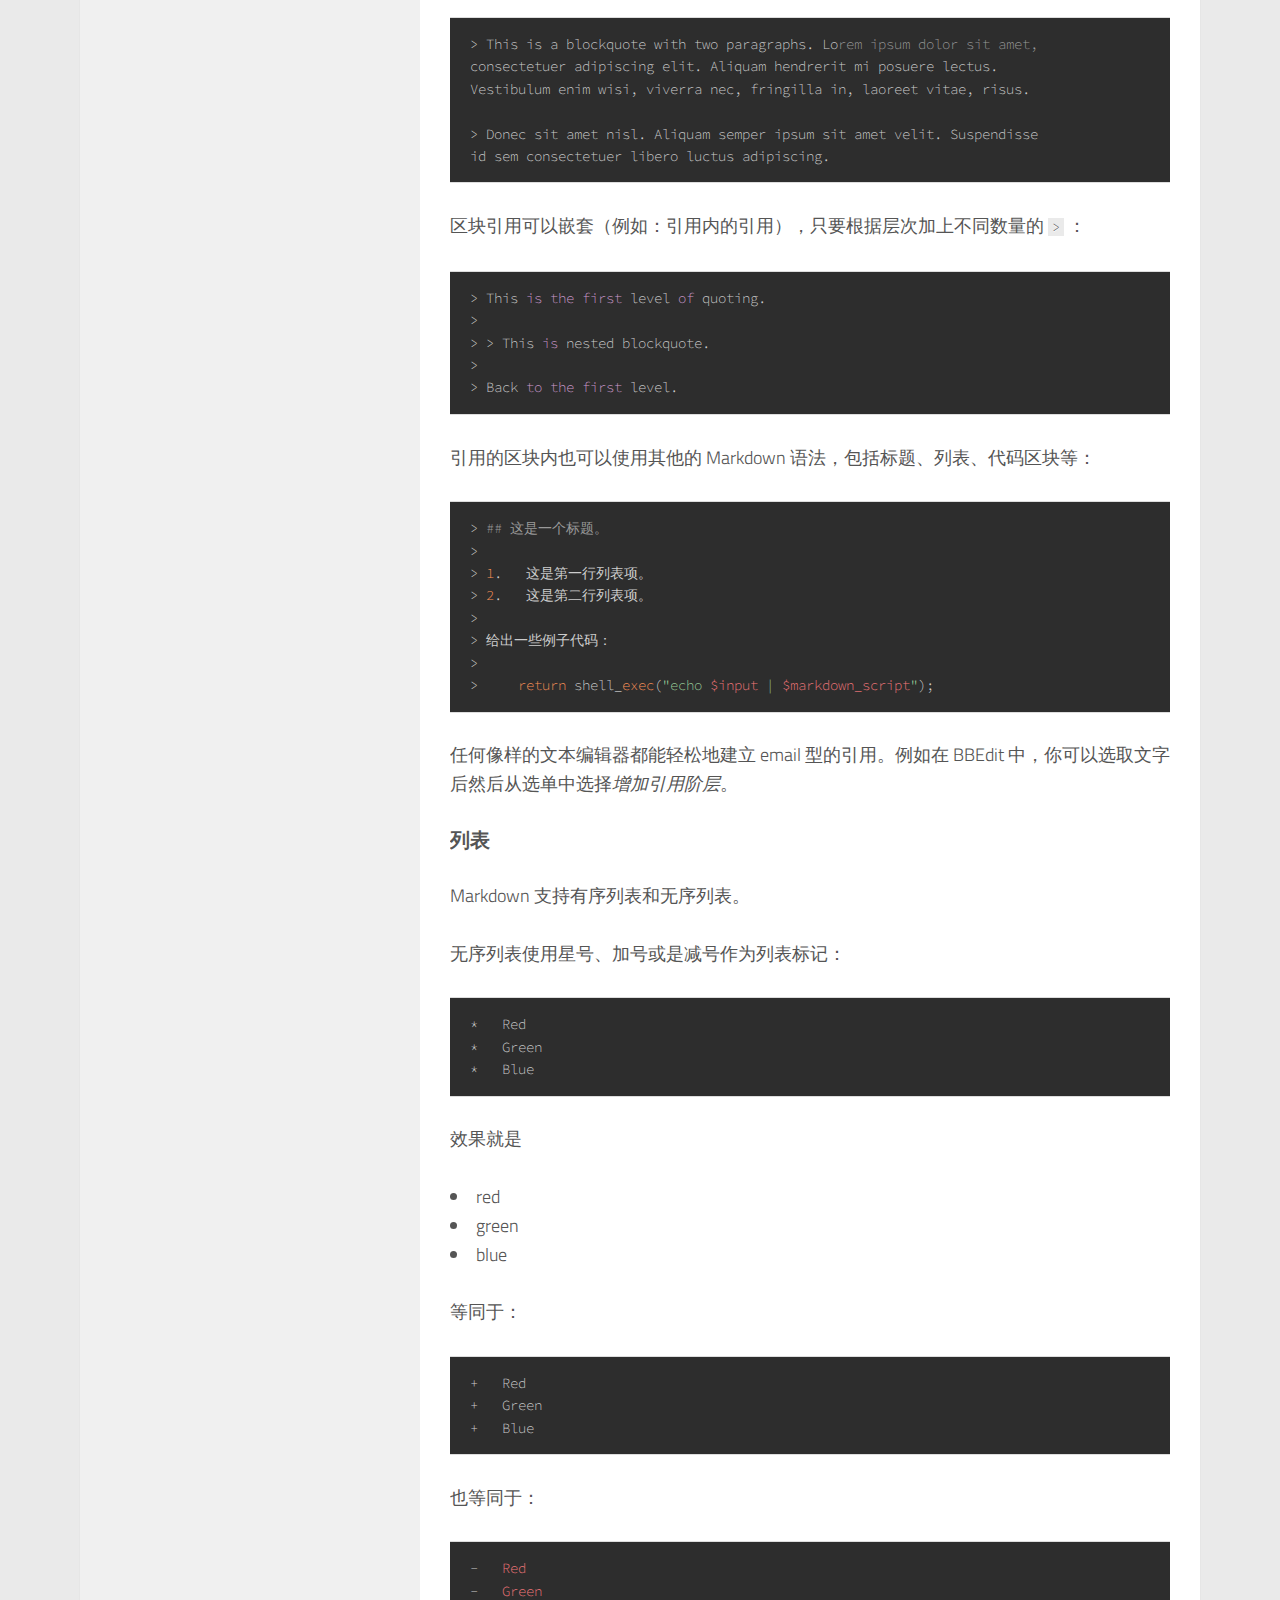
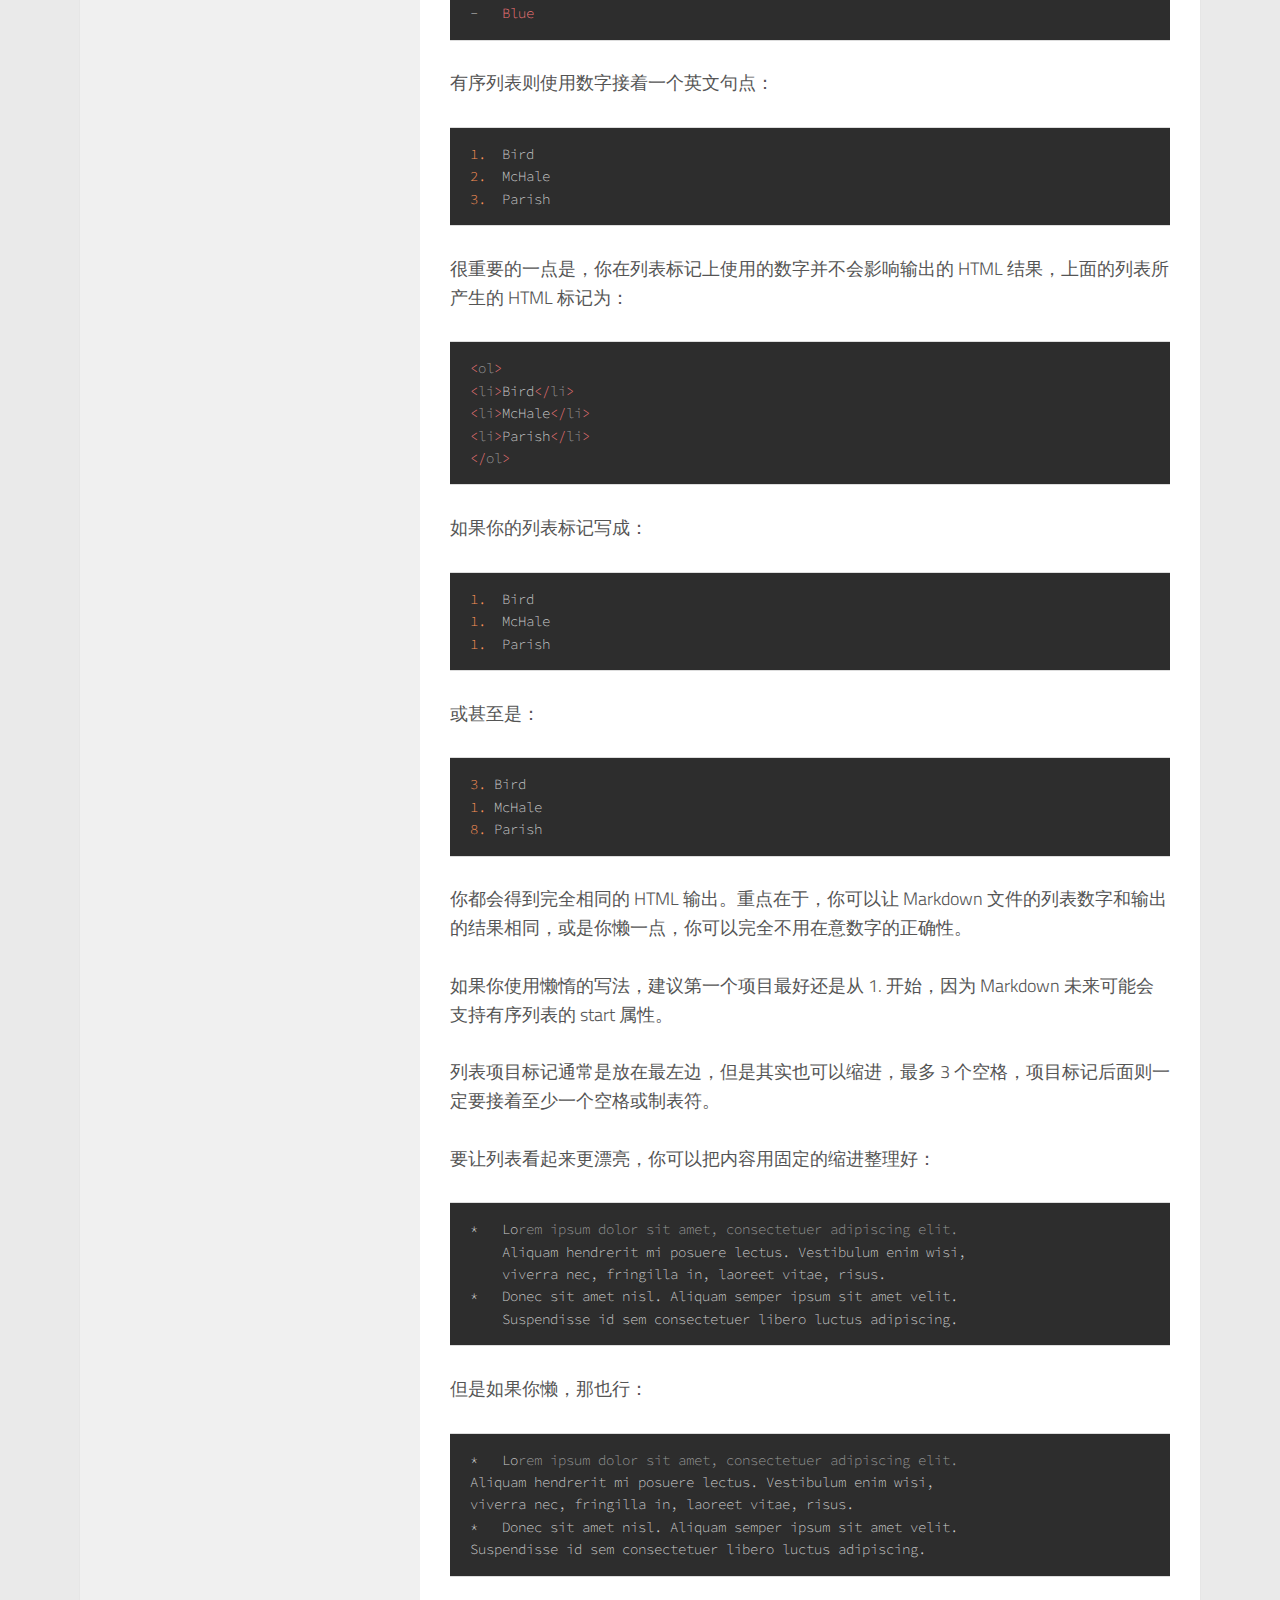
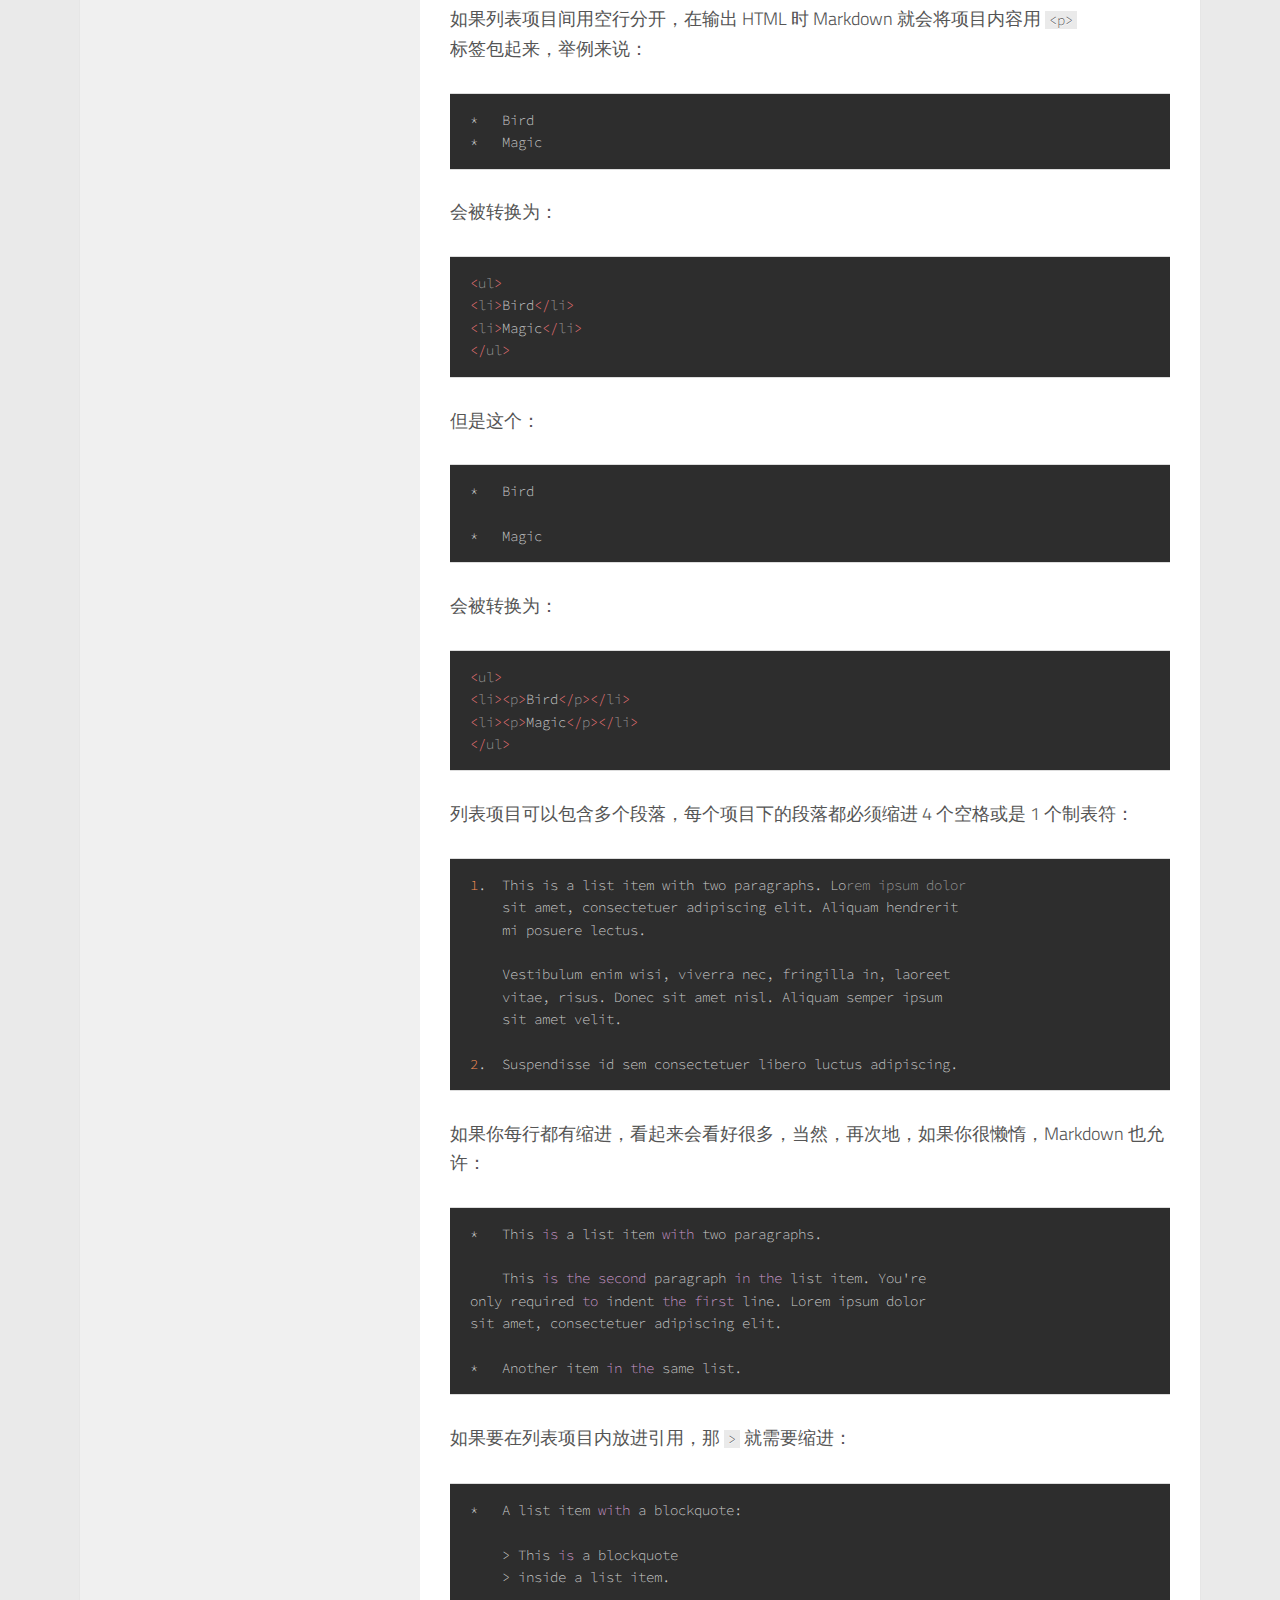
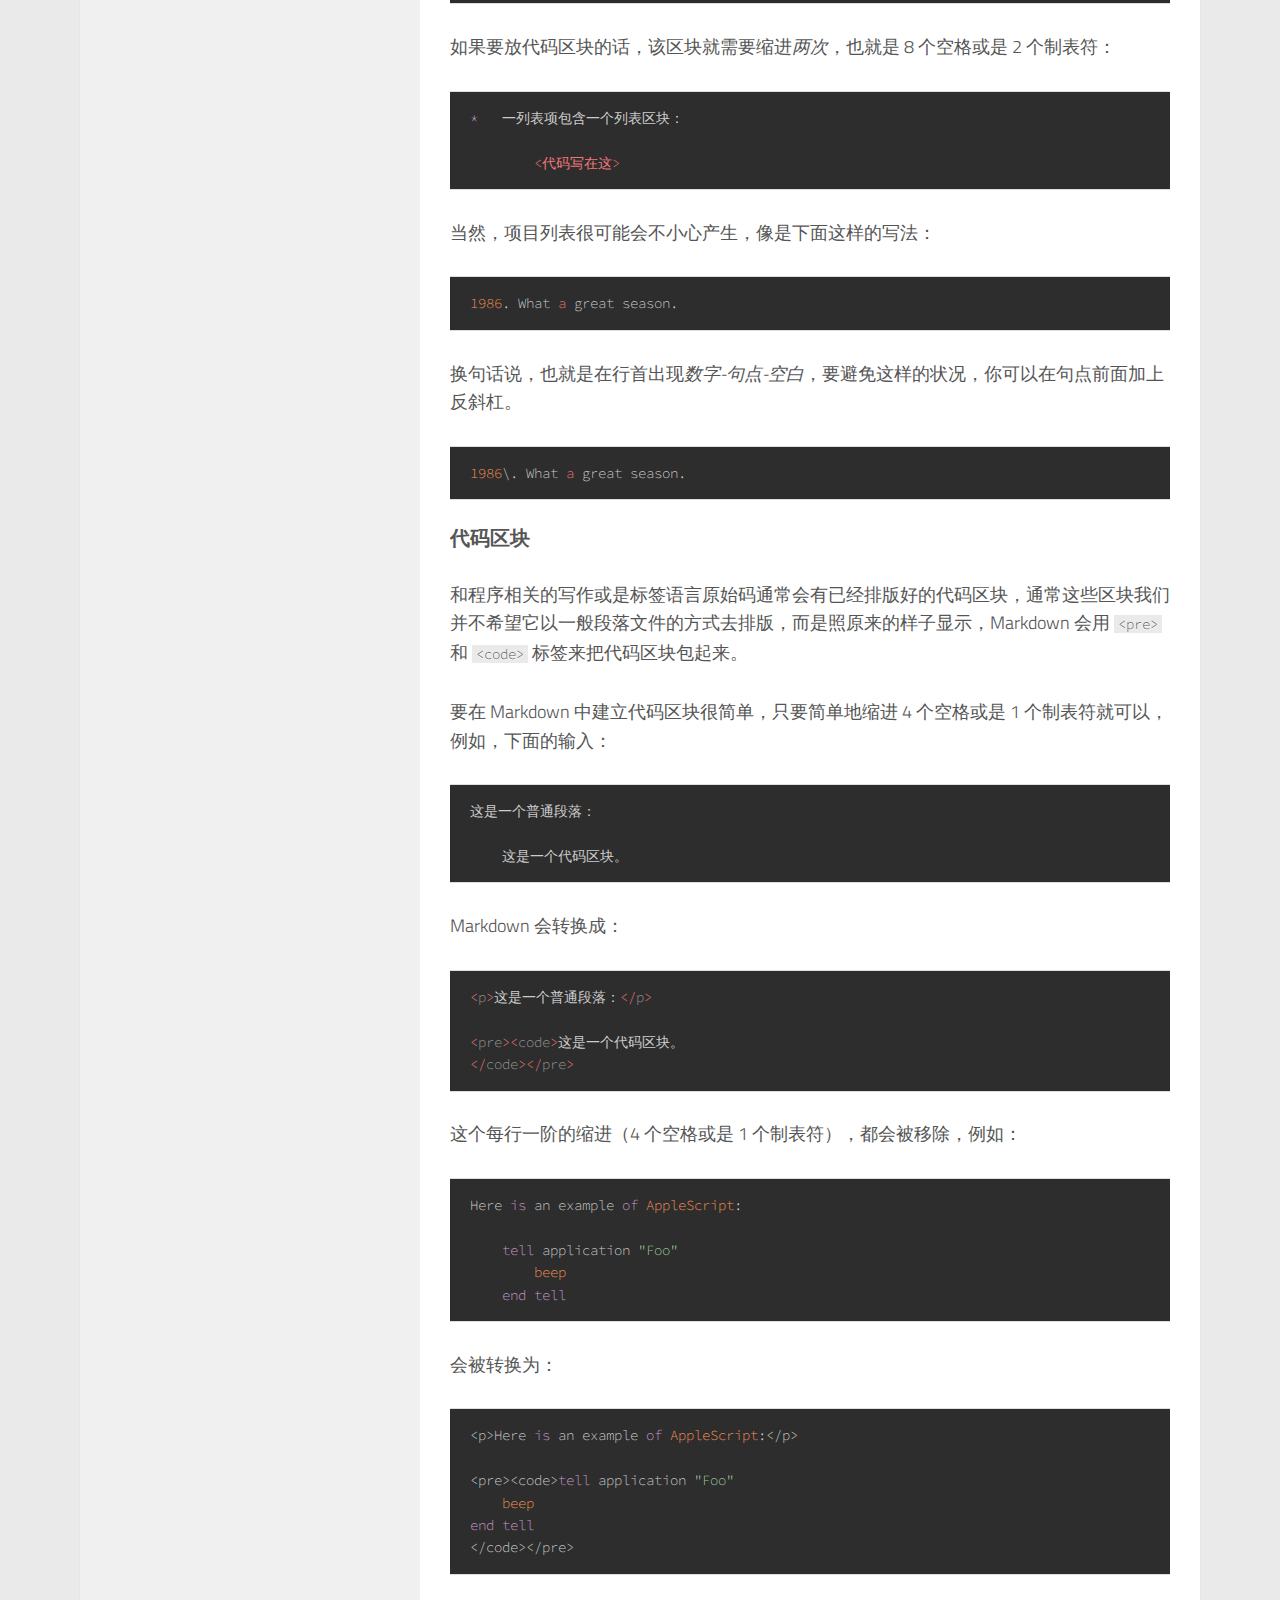
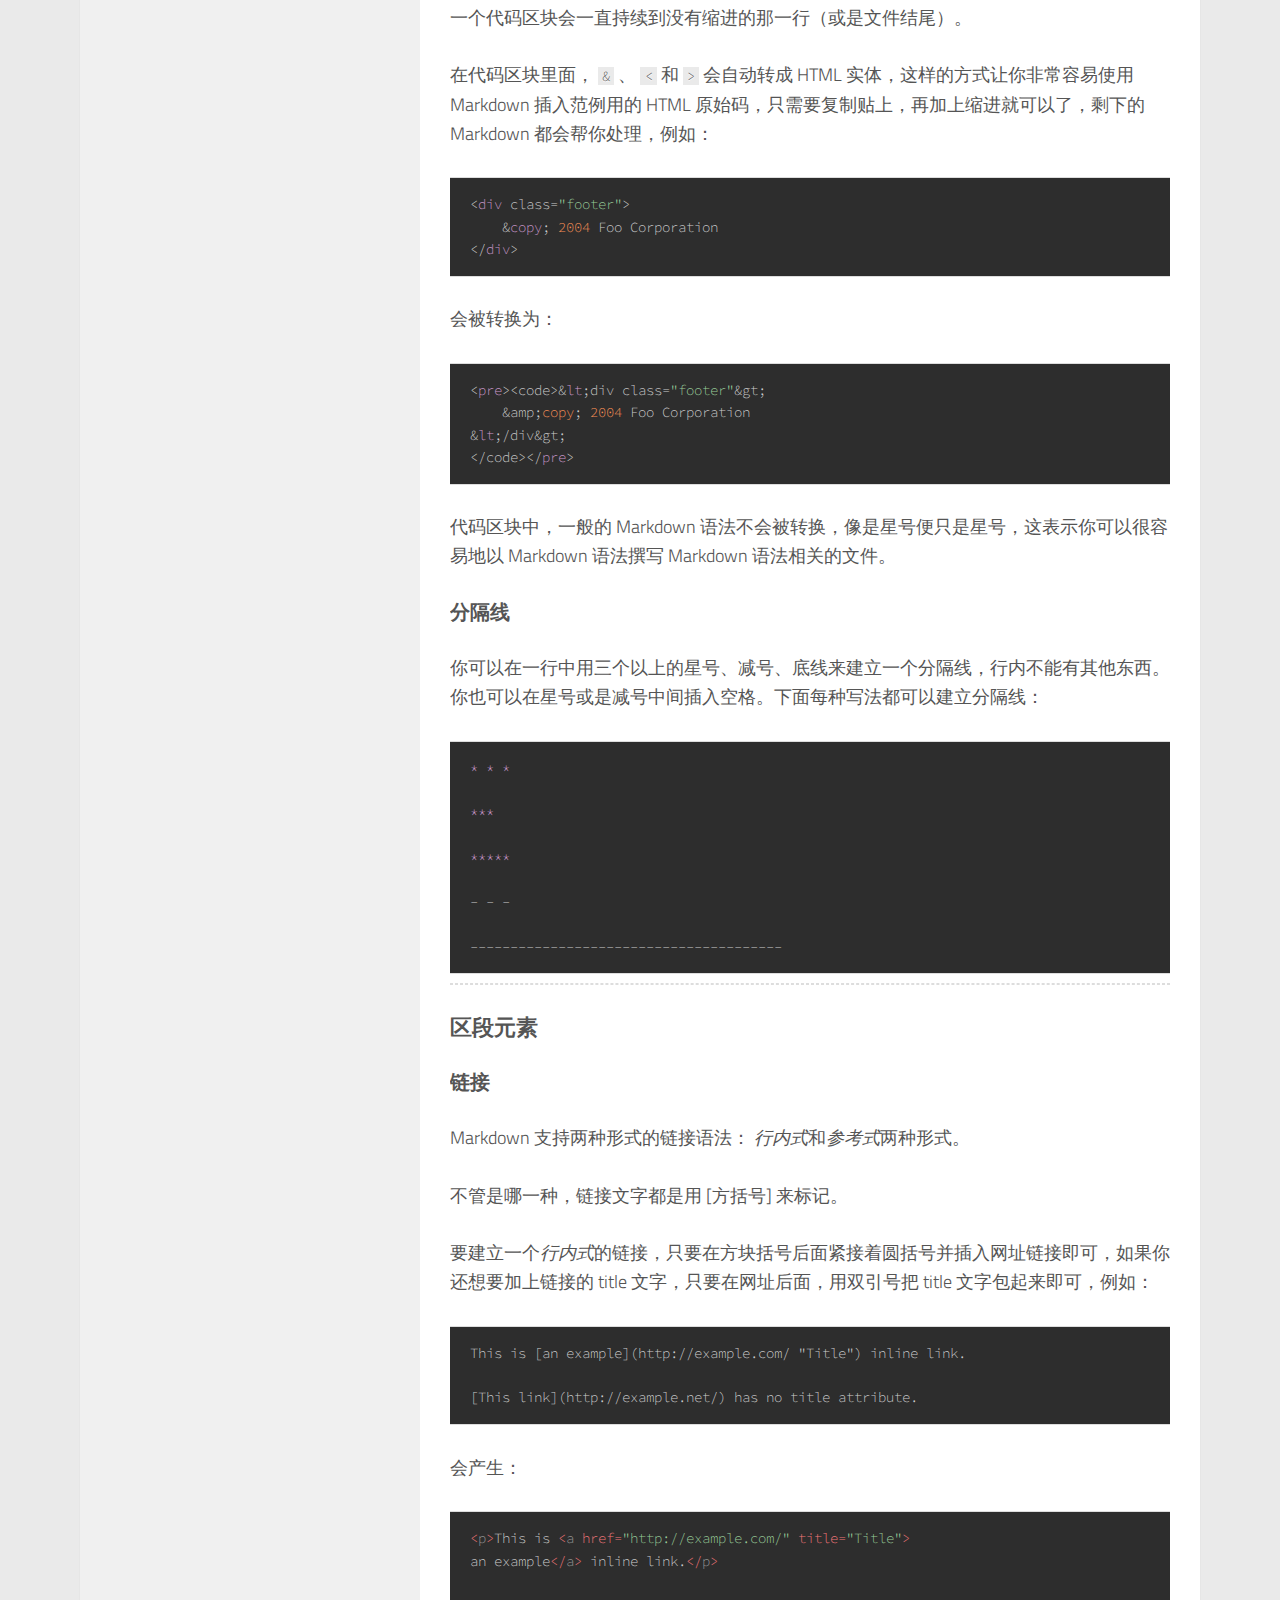
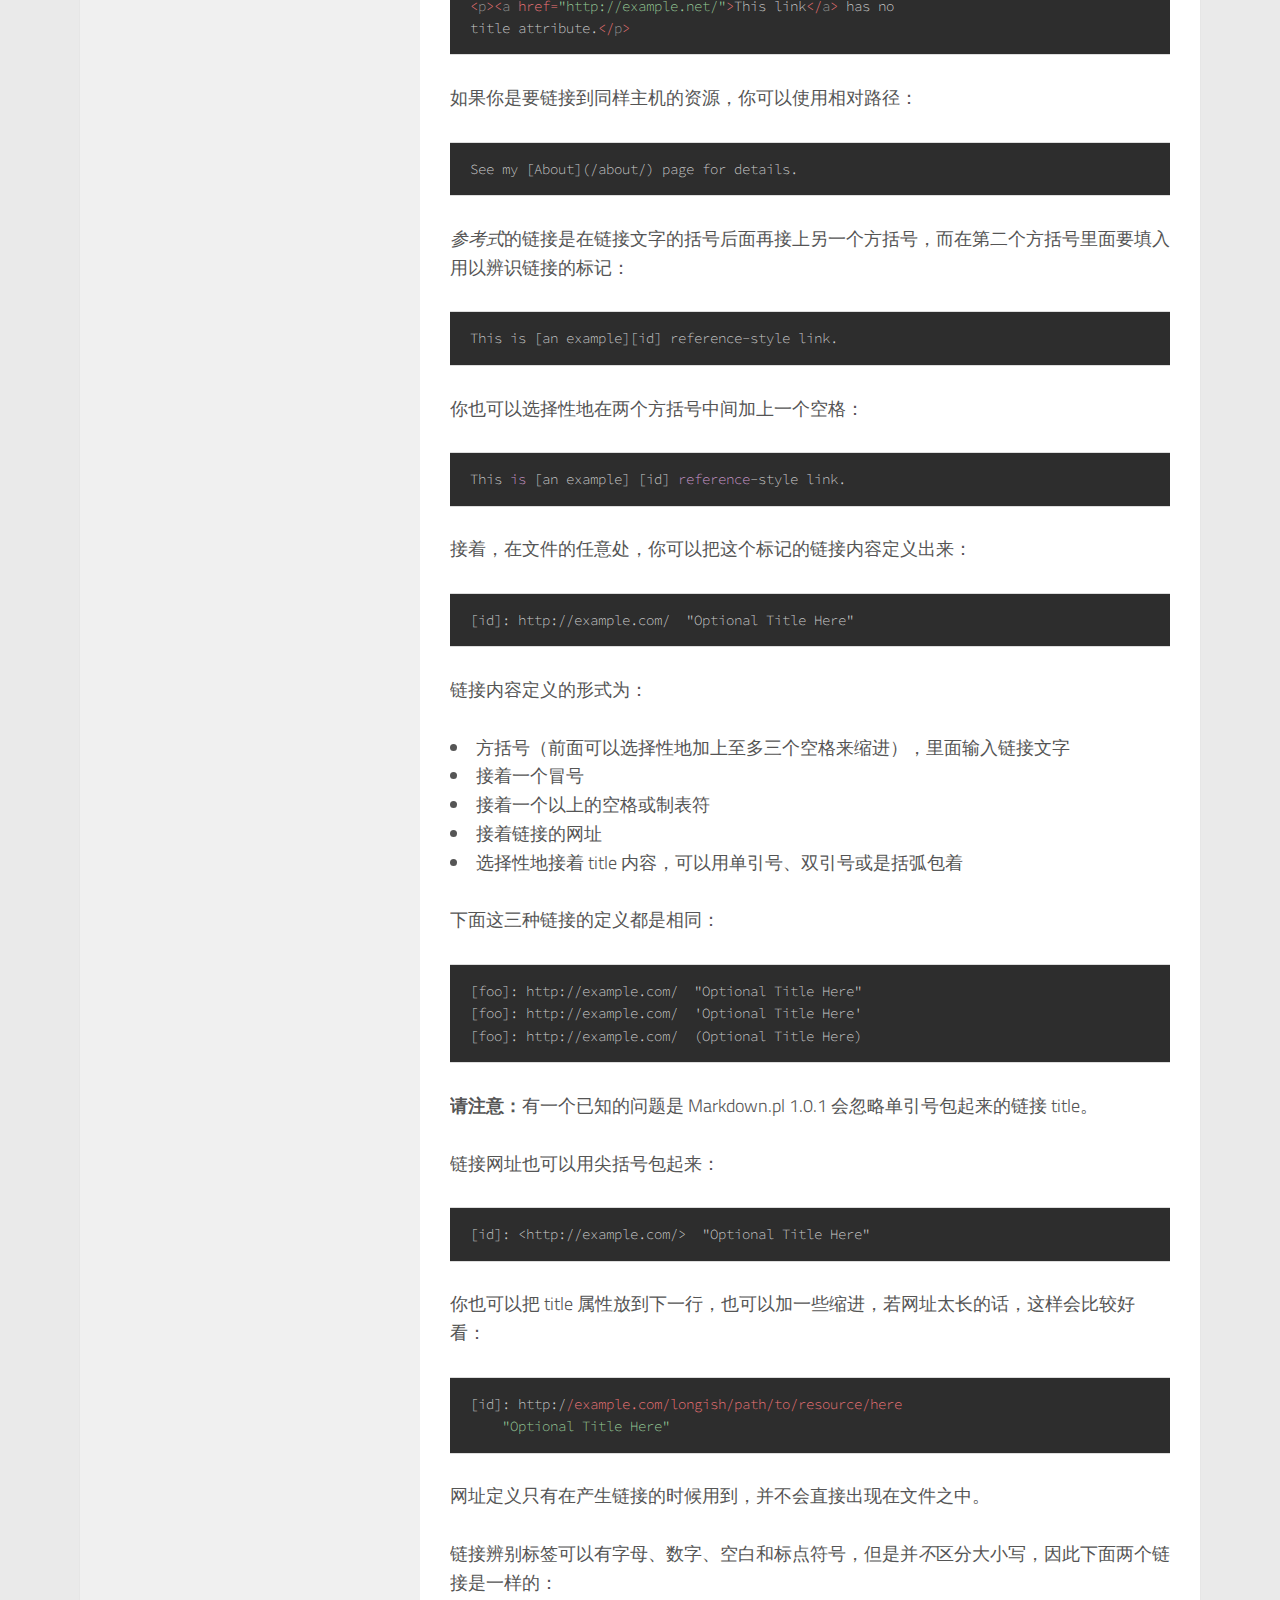
<file: 2015/11/24/markdown/index.html>
<!DOCTYPE html>
<html>
<head>
  <meta charset="utf-8">
  
  <title>Markdown语法大全 | 零星碎事  - Foolin</title>
  <meta name="viewport" content="width=device-width, initial-scale=1, maximum-scale=1">
  
  <meta name="keywords" content="备忘">
  

  <meta name="description" content="&amp;lt;&amp;lt; 访问 Wow!Ubuntu
NOTE: This is Simplelified  Chinese Edition Document of Markdown Syntax. If you are seeking for English Edition Document. Please refer to Markdown: Syntax.
声明： 这份文档派生(fork)于繁体中文">
<meta property="og:type" content="article">
<meta property="og:title" content="Markdown语法大全">
<meta property="og:url" content="http://www.liufu.me/2015/11/24/markdown/index.html">
<meta property="og:site_name" content="零星碎事">
<meta property="og:description" content="&amp;lt;&amp;lt; 访问 Wow!Ubuntu
NOTE: This is Simplelified  Chinese Edition Document of Markdown Syntax. If you are seeking for English Edition Document. Please refer to Markdown: Syntax.
声明： 这份文档派生(fork)于繁体中文">
<meta property="og:updated_time" content="2015-11-25T01:35:39.187Z">
<meta name="twitter:card" content="summary">
<meta name="twitter:title" content="Markdown语法大全">
<meta name="twitter:description" content="&amp;lt;&amp;lt; 访问 Wow!Ubuntu
NOTE: This is Simplelified  Chinese Edition Document of Markdown Syntax. If you are seeking for English Edition Document. Please refer to Markdown: Syntax.
声明： 这份文档派生(fork)于繁体中文">
  
    <link rel="alternative" href="/atom.xml" title="零星碎事" type="application/atom+xml">
  
  
    <link rel="icon" href="/favicon.png">
  

  <link rel="stylesheet" href="/css/style.css" type="text/css">
  
    <link rel="stylesheet" href="/fancybox/jquery.fancybox.css" type="text/css">
  
  
    <link rel="stylesheet" href="/scrollLoading/style.css" type="text/css">
  
  



  
    <link href='//fonts.useso.com/css?family=Titillium+Web:300,400,600' rel='stylesheet' type='text/css'>
    <link href="//fonts.useso.com/css?family=Source+Code+Pro" rel="stylesheet" type="text/css">
  

 
  <link rel="stylesheet" href="/font-awesome/css/font-awesome.min.css" type="text/css">
</head>

<body>
  <div id="wrap">
    <header id="header">
  <div id="header-outer" class="outer">
    <div class="container">
      <div class="container-inner">
        <div id="header-title">
          <h1 class="logo-wrap">
            <a href="/" class="logo">零星碎事</a>
          </h1>
          
            <h2 class="subtitle-wrap">
              <p class="subtitle">www.liufu.me</p>
            </h2>
          
        </div>
        <div id="header-inner" class="nav-container">
          <a id="main-nav-toggle" class="nav-icon fa fa-bars"></a>
          <div class="nav-container-inner">
            <ul id="main-nav">
              
                <li class="main-nav-list-item" ><a class="main-nav-list-link" href="/">主页</a></li>
              
                    <ul class="main-nav-list"><li class="main-nav-list-item"><a class="main-nav-list-link" href="/categories/备忘/">备忘</a></li><li class="main-nav-list-item"><a class="main-nav-list-link" href="/categories/碎事/">碎事</a></li></ul>
                  
                <li class="main-nav-list-item" ><a class="main-nav-list-link" href="/about.html">关于</a></li>
              
            </ul>
            <nav id="sub-nav">
              <div id="search-form-wrap">
                <!--
                
                  <form action="//google.com/search" method="get" accept-charset="UTF-8" class="search-form"><input type="search" name="q" results="0" class="search-form-input" placeholder="搜索"><input type="hidden" name="sitesearch" value="http://www.liufu.me"></form>
                
                -->
              </div>
            </nav>
          </div>
        </div>
      </div>
    </div>
  </div>
</header>
    <div class="container">
      <div class="main-body container-inner">
        <div class="main-body-inner">
          <section id="main">
            <div class="main-body-header">

              <h1 class="header"><a class="page-title-link" href="/categories/备忘/">备忘</a></h1>
            </div>
            <div class="main-body-content">
              
  <article id="post-markdown" class="article article-single article-type-post" itemscope itemprop="blogPost">
    <div class="article-inner">
      <!--  -->
      
        <header class="article-header">
          
  
    <h1 class="article-title" itemprop="name">
      Markdown语法大全
    </h1>
  

        </header>
      
      <p class="article-byline">
        <a href="/2015/11/24/markdown/" class="article-date">
  <time datetime="2015-11-24T12:15:28.000Z" itemprop="datePublished">2015-11-24</time>
</a>
      </p>
      <div class="article-entry" itemprop="articleBody">
        <p>&lt;&lt; <a href="http://wowubuntu.com" target="_blank" rel="external">访问 Wow!Ubuntu</a></p>
<p><strong>NOTE:</strong> This is Simplelified  Chinese Edition Document of Markdown Syntax. If you are seeking for English Edition Document. Please refer to <a href="http://daringfireball.net/projects/markdown/syntax" target="_blank" rel="external">Markdown: Syntax</a>.</p>
<p><strong>声明：</strong> 这份文档派生(fork)于<a href="http://markdown.tw/" target="_blank" rel="external">繁体中文版</a>，在此基础上进行了繁体转简体工作，并进行了适当的润色。此文档用 Markdown 语法编写，你可以到这里<a href="http://gitcafe.com/riku/Markdown-Syntax-CN/blob/master/syntax.md" target="_blank" rel="external">查看它的源文件</a>。「繁体中文版的原始文件可以<a href="https://github.com/othree/markdown-syntax-zhtw/blob/master/syntax.md" target="_blank" rel="external">查看这里</a> 。」–By @<a href="http://twitter.com/riku" target="_blank" rel="external">riku</a></p>
<h1 id="Markdown_语法说明_(简体中文版)_/_(点击查看快速入门)">Markdown 语法说明 (简体中文版) / (<a href="./basic.html">点击查看快速入门</a>)</h1><ul>
<li><a href="#overview">概述</a><ul>
<li><a href="#philosophy">宗旨</a></li>
<li><a href="#html">兼容 HTML</a></li>
<li><a href="#autoescape">特殊字符自动转换</a></li>
</ul>
</li>
<li><a href="#block">区块元素</a><ul>
<li><a href="#p">段落和换行</a></li>
<li><a href="#header">标题</a></li>
<li><a href="#blockquote">区块引用</a></li>
<li><a href="#list">列表</a></li>
<li><a href="#precode">代码区块</a></li>
<li><a href="#hr">分隔线</a></li>
</ul>
</li>
<li><a href="#span">区段元素</a><ul>
<li><a href="#link">链接</a></li>
<li><a href="#em">强调</a></li>
<li><a href="#code">代码</a></li>
<li><a href="#img">图片</a></li>
</ul>
</li>
<li><a href="#misc">其它</a><ul>
<li><a href="#backslash">反斜杠</a></li>
<li><a href="#autolink">自动链接</a></li>
</ul>
</li>
<li><a href="#acknowledgement">感谢</a></li>
<li><a href="#editor">Markdown 免费编辑器</a></li>
</ul>
<hr>
<h2 id="overview">概述</h2>

<h3 id="philosophy">宗旨</h3>

<p>Markdown 的目标是实现「易读易写」。</p>
<p>可读性，无论如何，都是最重要的。一份使用 Markdown 格式撰写的文件应该可以直接以纯文本发布，并且看起来不会像是由许多标签或是格式指令所构成。Markdown 语法受到一些既有 text-to-HTML 格式的影响，包括 <a href="http://docutils.sourceforge.net/mirror/setext.html" target="_blank" rel="external">Setext</a>、<a href="http://www.aaronsw.com/2002/atx/" target="_blank" rel="external">atx</a>、<a href="http://textism.com/tools/textile/" target="_blank" rel="external">Textile</a>、<a href="http://docutils.sourceforge.net/rst.html" target="_blank" rel="external">reStructuredText</a>、<a href="http://www.triptico.com/software/grutatxt.html" target="_blank" rel="external">Grutatext</a> 和 <a href="http://ettext.taint.org/doc/" target="_blank" rel="external">EtText</a>，而最大灵感来源其实是纯文本电子邮件的格式。</p>
<p>总之， Markdown 的语法全由一些符号所组成，这些符号经过精挑细选，其作用一目了然。比如：在文字两旁加上星号，看起来就像*强调*。Markdown 的列表看起来，嗯，就是列表。Markdown 的区块引用看起来就真的像是引用一段文字，就像你曾在电子邮件中见过的那样。</p>
<h3 id="html">兼容 HTML</h3>

<p>Markdown 语法的目标是：成为一种适用于网络的<em>书写</em>语言。</p>
<p>Markdown 并不是想取代 HTML的地位，甚至接近它。它的语法种类很少，只对应 HTML 标记的一小部分。Markdown 的构想<em>不是</em>要使得 HTML 文档更容易书写。在我看来， HTML 已经很容易写了。Markdown 的理念是，能让文档更容易读、写和随意改。HTML 是一种<em>发布</em>的格式，Markdown 是一种<em>书写</em>的格式。就这样，Markdown 的格式语法只涵盖纯文本可以涵盖的范围。</p>
<p>不在 Markdown 涵盖范围之内的标签，都可以直接在文档里面用 HTML 撰写。不需要额外标注这是 HTML 或是 Markdown；只要直接加标签就可以了。</p>
<p>要制约的只有一些 HTML 区块元素――比如 <code>&lt;div&gt;</code>、<code>&lt;table&gt;</code>、<code>&lt;pre&gt;</code>、<code>&lt;p&gt;</code> 等标签，必须在前后加上空行与其它内容区隔开，还要求它们的开始标签与结尾标签不能用制表符或空格来缩进。Markdown 的生成器有足够智能，不会在 HTML 区块标签外加上不必要的 <code>&lt;p&gt;</code> 标签。</p>
<p>例子如下，在 Markdown 文件里加上一段 HTML 表格：</p>
<pre><code>这是一个普通段落。

<span class="tag">&lt;<span class="title">table</span>&gt;</span>
    <span class="tag">&lt;<span class="title">tr</span>&gt;</span>
        <span class="tag">&lt;<span class="title">td</span>&gt;</span>Foo<span class="tag">&lt;/<span class="title">td</span>&gt;</span>
    <span class="tag">&lt;/<span class="title">tr</span>&gt;</span>
<span class="tag">&lt;/<span class="title">table</span>&gt;</span>

这是另一个普通段落。
</code></pre><p>请注意，在 HTML 区块标签间的 Markdown 格式语法将不会被处理。比如，你在 HTML 区块内使用 Markdown 样式的<code>*强调*</code>会没有效果。</p>
<p>HTML 的区段（行内）标签如 <code>&lt;span&gt;</code>、<code>&lt;cite&gt;</code>、<code>&lt;del&gt;</code> 可以在 Markdown 的段落、列表或是标题里随意使用。依照个人习惯，甚至可以不用 Markdown 格式，而直接采用 HTML 标签来格式化。举例说明：如果比较喜欢 HTML 的 <code>&lt;a&gt;</code> 或 <code>&lt;img&gt;</code> 标签，可以直接使用这些标签，而不用 Markdown 提供的链接或是图像标签语法。</p>
<p>和处在 HTML 区块标签间不同，Markdown 语法在 HTML 区段标签间是有效的。</p>
<h3 id="autoescape">特殊字符自动转换</h3>

<p>在 HTML 文件中，有两个字符需要特殊处理： <code>&lt;</code> 和 <code>&amp;</code> 。 <code>&lt;</code> 符号用于起始标签，<code>&amp;</code> 符号则用于标记 HTML 实体，如果你只是想要显示这些字符的原型，你必须要使用实体的形式，像是 <code>&amp;lt;</code> 和 <code>&amp;amp;</code>。</p>
<p><code>&amp;</code> 字符尤其让网络文档编写者受折磨，如果你要打「<code>AT&amp;T</code>」 ，你必须要写成「<code>AT&amp;amp;T</code>」。而网址中的 <code>&amp;</code> 字符也要转换。比如你要链接到：</p>
<pre><code><span class="string">http:</span><span class="comment">//images.google.com/images?num=30&amp;q=larry+bird</span>
</code></pre><p>你必须要把网址转换写为：</p>
<pre><code><span class="string">http:</span><span class="comment">//images.google.com/images?num=30&amp;amp;q=larry+bird</span>
</code></pre><p>才能放到链接标签的 <code>href</code> 属性里。不用说也知道这很容易忽略，这也可能是 HTML 标准检验所检查到的错误中，数量最多的。</p>
<p>Markdown 让你可以自然地书写字符，需要转换的由它来处理好了。如果你使用的 <code>&amp;</code> 字符是 HTML 字符实体的一部分，它会保留原状，否则它会被转换成 <code>&amp;amp</code>;。</p>
<p>所以你如果要在文档中插入一个版权符号 <code>©</code>，你可以这样写：</p>
<pre><code>&amp;<span class="keyword">copy</span>;
</code></pre><p>Markdown 会保留它不动。而若你写：</p>
<pre><code><span class="built_in">AT</span>&amp;T
</code></pre><p>Markdown 就会将它转为：</p>
<pre><code>AT&amp;amp<span class="comment">;T</span>
</code></pre><p>类似的状况也会发生在 <code>&lt;</code> 符号上，因为 Markdown 允许 <a href="#html">兼容 HTML</a> ，如果你是把 <code>&lt;</code> 符号作为 HTML 标签的定界符使用，那 Markdown 也不会对它做任何转换，但是如果你写：</p>
<pre><code><span class="number">4</span> &lt; <span class="number">5</span>
</code></pre><p>Markdown 将会把它转换为：</p>
<pre><code><span class="number">4</span> &amp;lt; <span class="number">5</span>
</code></pre><p>不过需要注意的是，code 范围内，不论是行内还是区块， <code>&lt;</code> 和 <code>&amp;</code> 两个符号都<em>一定</em>会被转换成 HTML 实体，这项特性让你可以很容易地用 Markdown 写 HTML code （和 HTML 相对而言， HTML 语法中，你要把所有的 <code>&lt;</code> 和 <code>&amp;</code> 都转换为 HTML 实体，才能在 HTML 文件里面写出 HTML code。）</p>
<hr>
<h2 id="block">区块元素</h2>


<h3 id="p">段落和换行</h3>

<p>一个 Markdown 段落是由一个或多个连续的文本行组成，它的前后要有一个以上的空行（空行的定义是显示上看起来像是空的，便会被视为空行。比方说，若某一行只包含空格和制表符，则该行也会被视为空行）。普通段落不该用空格或制表符来缩进。</p>
<p>「由一个或多个连续的文本行组成」这句话其实暗示了 Markdown 允许段落内的强迫换行（插入换行符），这个特性和其他大部分的 text-to-HTML 格式不一样（包括 Movable Type 的「Convert Line Breaks」选项），其它的格式会把每个换行符都转成 <code>&lt;br /&gt;</code> 标签。</p>
<p>如果你<em>确实</em>想要依赖 Markdown 来插入 <code>&lt;br /&gt;</code> 标签的话，在插入处先按入两个以上的空格然后回车。</p>
<p>的确，需要多费点事（多加空格）来产生 <code>&lt;br /&gt;</code> ，但是简单地「每个换行都转换为 <code>&lt;br /&gt;</code>」的方法在 Markdown 中并不适合， Markdown 中 email 式的 <a href="#blockquote">区块引用</a> 和多段落的 <a href="#list">列表</a> 在使用换行来排版的时候，不但更好用，还更方便阅读。</p>
<h3>标题</h3>

<p>Markdown 支持两种标题的语法，类 <a href="http://docutils.sourceforge.net/mirror/setext.html" target="_blank" rel="external">Setext</a> 和类 <a href="http://www.aaronsw.com/2002/atx/" target="_blank" rel="external">atx</a> 形式。</p>
<p>类 Setext 形式是用底线的形式，利用 <code>=</code> （最高阶标题）和 <code>-</code> （第二阶标题），例如：</p>
<pre><code><span class="header">This is an H1
=============</span>

<span class="header">This is an H2
-------------</span>
</code></pre><p>任何数量的 <code>=</code> 和 <code>-</code> 都可以有效果。</p>
<p>类 Atx 形式则是在行首插入 1 到 6 个 <code>#</code> ，对应到标题 1 到 6 阶，例如：</p>
<pre><code><span class="preprocessor"># 这是 H1</span>

<span class="preprocessor">## 这是 H2</span>

<span class="preprocessor">###### 这是 H6</span>
</code></pre><p>你可以选择性地「闭合」类 atx 样式的标题，这纯粹只是美观用的，若是觉得这样看起来比较舒适，你就可以在行尾加上 <code>#</code>，而行尾的 <code>#</code> 数量也不用和开头一样（行首的井字符数量决定标题的阶数）：</p>
<pre><code><span class="preprocessor"># 这是 H1 #</span>

<span class="preprocessor">## 这是 H2 ##</span>

<span class="preprocessor">### 这是 H3 ######</span>
</code></pre><h3 id="blockquote">区块引用 Blockquotes</h3>

<p>Markdown 标记区块引用是使用类似 email 中用 <code>&gt;</code> 的引用方式。如果你还熟悉在 email 信件中的引言部分，你就知道怎么在 Markdown 文件中建立一个区块引用，那会看起来像是你自己先断好行，然后在每行的最前面加上 <code>&gt;</code> ：</p>
<pre><code>&gt; This is a blockquote with two paragraphs. Lo<span class="comment">rem ipsum dolor sit amet,</span>
&gt; consectetuer adipiscing elit. Aliquam hendrerit mi posuere lectus.
&gt; Vestibulum enim wisi, viverra nec, fringilla <span class="flow">in</span>, laoreet vitae, risus.
&gt; 
&gt; Donec sit amet nisl. Aliquam semper ipsum sit amet velit. Suspendisse
&gt; id sem consectetuer libero luctus adipiscing.
</code></pre><p>Markdown 也允许你偷懒只在整个段落的第一行最前面加上 <code>&gt;</code> ：</p>
<pre><code>&gt; This is a blockquote with two paragraphs. Lo<span class="comment">rem ipsum dolor sit amet,</span>
consectetuer adipiscing elit. Aliquam hendrerit mi posuere lectus.
Vestibulum enim wisi, viverra nec, fringilla <span class="flow">in</span>, laoreet vitae, risus.

&gt; Donec sit amet nisl. Aliquam semper ipsum sit amet velit. Suspendisse
id sem consectetuer libero luctus adipiscing.
</code></pre><p>区块引用可以嵌套（例如：引用内的引用），只要根据层次加上不同数量的 <code>&gt;</code> ：</p>
<pre><code>&gt; This <span class="keyword">is</span> <span class="keyword">the</span> <span class="keyword">first</span> level <span class="keyword">of</span> quoting.
&gt;
&gt; &gt; This <span class="keyword">is</span> nested blockquote.
&gt;
&gt; Back <span class="keyword">to</span> <span class="keyword">the</span> <span class="keyword">first</span> level.
</code></pre><p>引用的区块内也可以使用其他的 Markdown 语法，包括标题、列表、代码区块等：</p>
<pre><code>&gt; <span class="comment">## 这是一个标题。</span>
&gt; 
&gt; <span class="number">1</span>.   这是第一行列表项。
&gt; <span class="number">2</span>.   这是第二行列表项。
&gt; 
&gt; 给出一些例子代码：
&gt; 
&gt;     <span class="built_in">return</span> shell_<span class="built_in">exec</span>(<span class="string">"echo <span class="variable">$input</span> | <span class="variable">$markdown_script</span>"</span>);
</code></pre><p>任何像样的文本编辑器都能轻松地建立 email 型的引用。例如在 BBEdit 中，你可以选取文字后然后从选单中选择<em>增加引用阶层</em>。</p>
<h3 id="list">列表</h3>

<p>Markdown 支持有序列表和无序列表。</p>
<p>无序列表使用星号、加号或是减号作为列表标记：</p>
<pre><code><span class="bullet">*   </span>Red
<span class="bullet">*   </span>Green
<span class="bullet">*   </span>Blue
</code></pre><p>效果就是</p>
<ul>
<li>red</li>
<li>green</li>
<li>blue</li>
</ul>
<p>等同于：</p>
<pre><code><span class="bullet">+   </span>Red
<span class="bullet">+   </span>Green
<span class="bullet">+   </span>Blue
</code></pre><p>也等同于：</p>
<pre><code>-<span class="ruby">   <span class="constant">Red</span>
</span>-<span class="ruby">   <span class="constant">Green</span>
</span>-<span class="ruby">   <span class="constant">Blue</span></span>
</code></pre><p>有序列表则使用数字接着一个英文句点：</p>
<pre><code><span class="number">1.</span>  Bird
<span class="number">2.</span>  McHale
<span class="number">3.</span>  Parish
</code></pre><p>很重要的一点是，你在列表标记上使用的数字并不会影响输出的 HTML 结果，上面的列表所产生的 HTML 标记为：</p>
<pre><code><span class="tag">&lt;<span class="title">ol</span>&gt;</span>
<span class="tag">&lt;<span class="title">li</span>&gt;</span>Bird<span class="tag">&lt;/<span class="title">li</span>&gt;</span>
<span class="tag">&lt;<span class="title">li</span>&gt;</span>McHale<span class="tag">&lt;/<span class="title">li</span>&gt;</span>
<span class="tag">&lt;<span class="title">li</span>&gt;</span>Parish<span class="tag">&lt;/<span class="title">li</span>&gt;</span>
<span class="tag">&lt;/<span class="title">ol</span>&gt;</span>
</code></pre><p>如果你的列表标记写成：</p>
<pre><code><span class="number">1.</span>  Bird
<span class="number">1.</span>  McHale
<span class="number">1.</span>  Parish
</code></pre><p>或甚至是：</p>
<pre><code><span class="number">3.</span> Bird
<span class="number">1.</span> McHale
<span class="number">8.</span> Parish
</code></pre><p>你都会得到完全相同的 HTML 输出。重点在于，你可以让 Markdown 文件的列表数字和输出的结果相同，或是你懒一点，你可以完全不用在意数字的正确性。</p>
<p>如果你使用懒惰的写法，建议第一个项目最好还是从 1. 开始，因为 Markdown 未来可能会支持有序列表的 start 属性。</p>
<p>列表项目标记通常是放在最左边，但是其实也可以缩进，最多 3 个空格，项目标记后面则一定要接着至少一个空格或制表符。</p>
<p>要让列表看起来更漂亮，你可以把内容用固定的缩进整理好：</p>
<pre><code>*   Lo<span class="comment">rem ipsum dolor sit amet, consectetuer adipiscing elit.</span>
    Aliquam hendrerit mi posuere lectus. Vestibulum enim wisi,
    viverra nec, fringilla <span class="flow">in</span>, laoreet vitae, risus.
*   Donec sit amet nisl. Aliquam semper ipsum sit amet velit.
    Suspendisse id sem consectetuer libero luctus adipiscing.
</code></pre><p>但是如果你懒，那也行：</p>
<pre><code>*   Lo<span class="comment">rem ipsum dolor sit amet, consectetuer adipiscing elit.</span>
Aliquam hendrerit mi posuere lectus. Vestibulum enim wisi,
viverra nec, fringilla <span class="flow">in</span>, laoreet vitae, risus.
*   Donec sit amet nisl. Aliquam semper ipsum sit amet velit.
Suspendisse id sem consectetuer libero luctus adipiscing.
</code></pre><p>如果列表项目间用空行分开，在输出 HTML 时 Markdown 就会将项目内容用 <code>&lt;p&gt;</code><br>标签包起来，举例来说：</p>
<pre><code><span class="bullet">*   </span>Bird
<span class="bullet">*   </span>Magic
</code></pre><p>会被转换为：</p>
<pre><code><span class="tag">&lt;<span class="title">ul</span>&gt;</span>
<span class="tag">&lt;<span class="title">li</span>&gt;</span>Bird<span class="tag">&lt;/<span class="title">li</span>&gt;</span>
<span class="tag">&lt;<span class="title">li</span>&gt;</span>Magic<span class="tag">&lt;/<span class="title">li</span>&gt;</span>
<span class="tag">&lt;/<span class="title">ul</span>&gt;</span>
</code></pre><p>但是这个：</p>
<pre><code><span class="bullet">*   </span>Bird

<span class="bullet">*   </span>Magic
</code></pre><p>会被转换为：</p>
<pre><code><span class="tag">&lt;<span class="title">ul</span>&gt;</span>
<span class="tag">&lt;<span class="title">li</span>&gt;</span><span class="tag">&lt;<span class="title">p</span>&gt;</span>Bird<span class="tag">&lt;/<span class="title">p</span>&gt;</span><span class="tag">&lt;/<span class="title">li</span>&gt;</span>
<span class="tag">&lt;<span class="title">li</span>&gt;</span><span class="tag">&lt;<span class="title">p</span>&gt;</span>Magic<span class="tag">&lt;/<span class="title">p</span>&gt;</span><span class="tag">&lt;/<span class="title">li</span>&gt;</span>
<span class="tag">&lt;/<span class="title">ul</span>&gt;</span>
</code></pre><p>列表项目可以包含多个段落，每个项目下的段落都必须缩进 4 个空格或是 1 个制表符：</p>
<pre><code><span class="number">1</span>.  This is a list item with two paragraphs. Lo<span class="comment">rem ipsum dolor</span>
    sit amet, consectetuer adipiscing elit. Aliquam hendrerit
    mi posuere lectus.

    Vestibulum enim wisi, viverra nec, fringilla <span class="flow">in</span>, laoreet
    vitae, risus. Donec sit amet nisl. Aliquam semper ipsum
    sit amet velit.

<span class="number">2</span>.  Suspendisse id sem consectetuer libero luctus adipiscing.
</code></pre><p>如果你每行都有缩进，看起来会看好很多，当然，再次地，如果你很懒惰，Markdown 也允许：</p>
<pre><code>*   This <span class="keyword">is</span> a <span class="type">list</span> <span class="property">item</span> <span class="keyword">with</span> two <span class="property">paragraphs</span>.

    This <span class="keyword">is</span> <span class="keyword">the</span> <span class="keyword">second</span> <span class="property">paragraph</span> <span class="keyword">in</span> <span class="keyword">the</span> <span class="type">list</span> <span class="property">item</span>. You're
only required <span class="keyword">to</span> indent <span class="keyword">the</span> <span class="keyword">first</span> line. Lorem ipsum dolor
sit amet, consectetuer adipiscing elit.

*   Another <span class="property">item</span> <span class="keyword">in</span> <span class="keyword">the</span> same <span class="type">list</span>.
</code></pre><p>如果要在列表项目内放进引用，那 <code>&gt;</code> 就需要缩进：</p>
<pre><code>*   A <span class="type">list</span> <span class="property">item</span> <span class="keyword">with</span> a blockquote:

    &gt; This <span class="keyword">is</span> a blockquote
    &gt; inside a <span class="type">list</span> <span class="property">item</span>.
</code></pre><p>如果要放代码区块的话，该区块就需要缩进<em>两次</em>，也就是 8 个空格或是 2 个制表符：</p>
<pre><code><span class="keyword">*</span>   一列表项包含一个列表区块：

        <span class="variable">&lt;代码写在这&gt;</span>
</code></pre><p>当然，项目列表很可能会不小心产生，像是下面这样的写法：</p>
<pre><code><span class="number">1986</span>. What <span class="tag">a</span> great season.
</code></pre><p>换句话说，也就是在行首出现<em>数字-句点-空白</em>，要避免这样的状况，你可以在句点前面加上反斜杠。</p>
<pre><code><span class="number">1986</span>\. What <span class="tag">a</span> great season.
</code></pre><h3 id="precode">代码区块</h3>

<p>和程序相关的写作或是标签语言原始码通常会有已经排版好的代码区块，通常这些区块我们并不希望它以一般段落文件的方式去排版，而是照原来的样子显示，Markdown 会用 <code>&lt;pre&gt;</code> 和 <code>&lt;code&gt;</code> 标签来把代码区块包起来。</p>
<p>要在 Markdown 中建立代码区块很简单，只要简单地缩进 4 个空格或是 1 个制表符就可以，例如，下面的输入：</p>
<pre><code>这是一个普通段落：

    这是一个代码区块。
</code></pre><p>Markdown 会转换成：</p>
<pre><code><span class="tag">&lt;<span class="title">p</span>&gt;</span>这是一个普通段落：<span class="tag">&lt;/<span class="title">p</span>&gt;</span>

<span class="tag">&lt;<span class="title">pre</span>&gt;</span><span class="tag">&lt;<span class="title">code</span>&gt;</span>这是一个代码区块。
<span class="tag">&lt;/<span class="title">code</span>&gt;</span><span class="tag">&lt;/<span class="title">pre</span>&gt;</span>
</code></pre><p>这个每行一阶的缩进（4 个空格或是 1 个制表符），都会被移除，例如：</p>
<pre><code>Here <span class="keyword">is</span> an example <span class="keyword">of</span> <span class="constant">AppleScript</span>:

    <span class="keyword">tell</span> <span class="type">application</span> <span class="string">"Foo"</span>
        <span class="command">beep</span>
    <span class="keyword">end</span> <span class="keyword">tell</span>
</code></pre><p>会被转换为：</p>
<pre><code>&lt;p&gt;Here <span class="keyword">is</span> an example <span class="keyword">of</span> <span class="constant">AppleScript</span>:&lt;/p&gt;

&lt;pre&gt;&lt;code&gt;<span class="keyword">tell</span> <span class="type">application</span> <span class="string">"Foo"</span>
    <span class="command">beep</span>
<span class="keyword">end</span> <span class="keyword">tell</span>
&lt;/code&gt;&lt;/pre&gt;
</code></pre><p>一个代码区块会一直持续到没有缩进的那一行（或是文件结尾）。</p>
<p>在代码区块里面， <code>&amp;</code> 、 <code>&lt;</code> 和 <code>&gt;</code> 会自动转成 HTML 实体，这样的方式让你非常容易使用 Markdown 插入范例用的 HTML 原始码，只需要复制贴上，再加上缩进就可以了，剩下的 Markdown 都会帮你处理，例如：</p>
<pre><code>&lt;<span class="keyword">div</span> <span class="type">class</span>=<span class="string">"footer"</span>&gt;
    &amp;<span class="keyword">copy</span>; <span class="number">2004</span> Foo Corporation
&lt;/<span class="keyword">div</span>&gt;
</code></pre><p>会被转换为：</p>
<pre><code>&lt;<span class="keyword">pre</span>&gt;&lt;code&gt;&amp;<span class="keyword">lt</span>;div class=<span class="string">"footer"</span>&amp;gt;
    &amp;amp;<span class="built_in">copy</span>; <span class="number">2004</span> Foo Corporation
&amp;<span class="keyword">lt</span>;/div&amp;gt;
&lt;/code&gt;&lt;/<span class="keyword">pre</span>&gt;
</code></pre><p>代码区块中，一般的 Markdown 语法不会被转换，像是星号便只是星号，这表示你可以很容易地以 Markdown 语法撰写 Markdown 语法相关的文件。</p>
<h3 id="hr">分隔线</h3>

<p>你可以在一行中用三个以上的星号、减号、底线来建立一个分隔线，行内不能有其他东西。你也可以在星号或是减号中间插入空格。下面每种写法都可以建立分隔线：</p>
<pre><code><span class="keyword">*</span> <span class="keyword">*</span> <span class="keyword">*</span>

<span class="keyword">*</span><span class="keyword">*</span><span class="keyword">*</span>

<span class="keyword">*</span><span class="keyword">*</span><span class="keyword">*</span><span class="keyword">*</span><span class="keyword">*</span>

- - -

---------------------------------------
</code></pre><hr>
<h2 id="span">区段元素</h2>

<h3 id="link">链接</h3>

<p>Markdown 支持两种形式的链接语法： <em>行内式</em>和<em>参考式</em>两种形式。</p>
<p>不管是哪一种，链接文字都是用 [方括号] 来标记。</p>
<p>要建立一个<em>行内式</em>的链接，只要在方块括号后面紧接着圆括号并插入网址链接即可，如果你还想要加上链接的 title 文字，只要在网址后面，用双引号把 title 文字包起来即可，例如：</p>
<pre><code>This is [<span class="link_label">an example</span>](<span class="link_url">http://example.com/ "Title"</span>) inline link.

[<span class="link_label">This link</span>](<span class="link_url">http://example.net/</span>) has no title attribute.
</code></pre><p>会产生：</p>
<pre><code><span class="tag">&lt;<span class="title">p</span>&gt;</span>This is <span class="tag">&lt;<span class="title">a</span> <span class="attribute">href</span>=<span class="value">"http://example.com/"</span> <span class="attribute">title</span>=<span class="value">"Title"</span>&gt;</span>
an example<span class="tag">&lt;/<span class="title">a</span>&gt;</span> inline link.<span class="tag">&lt;/<span class="title">p</span>&gt;</span>

<span class="tag">&lt;<span class="title">p</span>&gt;</span><span class="tag">&lt;<span class="title">a</span> <span class="attribute">href</span>=<span class="value">"http://example.net/"</span>&gt;</span>This link<span class="tag">&lt;/<span class="title">a</span>&gt;</span> has no
title attribute.<span class="tag">&lt;/<span class="title">p</span>&gt;</span>
</code></pre><p>如果你是要链接到同样主机的资源，你可以使用相对路径：</p>
<pre><code>See my [<span class="link_label">About</span>](<span class="link_url">/about/</span>) page for details.   
</code></pre><p><em>参考式</em>的链接是在链接文字的括号后面再接上另一个方括号，而在第二个方括号里面要填入用以辨识链接的标记：</p>
<pre><code>This is [<span class="link_label">an example</span>][<span class="link_reference">id</span>] reference-style link.
</code></pre><p>你也可以选择性地在两个方括号中间加上一个空格：</p>
<pre><code>This <span class="keyword">is</span> [an example] [<span class="property">id</span>] <span class="keyword">reference</span>-style link.
</code></pre><p>接着，在文件的任意处，你可以把这个标记的链接内容定义出来：</p>
<pre><code>[<span class="link_reference">id</span>]:<span class="link_url"> http://example.com/  "Optional Title Here"</span>
</code></pre><p>链接内容定义的形式为：</p>
<ul>
<li>方括号（前面可以选择性地加上至多三个空格来缩进），里面输入链接文字</li>
<li>接着一个冒号</li>
<li>接着一个以上的空格或制表符</li>
<li>接着链接的网址</li>
<li>选择性地接着 title 内容，可以用单引号、双引号或是括弧包着</li>
</ul>
<p>下面这三种链接的定义都是相同：</p>
<pre><code>[<span class="link_reference">foo</span>]:<span class="link_url"> http://example.com/  "Optional Title Here"</span>
[<span class="link_reference">foo</span>]:<span class="link_url"> http://example.com/  'Optional Title Here'</span>
[<span class="link_reference">foo</span>]:<span class="link_url"> http://example.com/  (Optional Title Here)</span>
</code></pre><p><strong>请注意：</strong>有一个已知的问题是 Markdown.pl 1.0.1 会忽略单引号包起来的链接 title。</p>
<p>链接网址也可以用尖括号包起来：</p>
<pre><code>[<span class="link_reference">id</span>]:<span class="link_url"> &lt;http://example.com/&gt;  "Optional Title Here"</span>
</code></pre><p>你也可以把 title 属性放到下一行，也可以加一些缩进，若网址太长的话，这样会比较好看：</p>
<pre><code>[id]<span class="symbol">:</span> <span class="symbol">http:</span>/<span class="regexp">/example.com/longish</span><span class="regexp">/path/to</span><span class="regexp">/resource/here</span>
    <span class="string">"Optional Title Here"</span>
</code></pre><p>网址定义只有在产生链接的时候用到，并不会直接出现在文件之中。</p>
<p>链接辨别标签可以有字母、数字、空白和标点符号，但是并<em>不</em>区分大小写，因此下面两个链接是一样的：</p>
<pre><code>[<span class="link_label">link text</span>][<span class="link_reference">a</span>]
[<span class="link_label">link text</span>][<span class="link_reference">A</span>]
</code></pre><p><em>隐式链接标记</em>功能让你可以省略指定链接标记，这种情形下，链接标记会视为等同于链接文字，要用隐式链接标记只要在链接文字后面加上一个空的方括号，如果你要让 “Google” 链接到 google.com，你可以简化成：</p>
<pre><code>[<span class="link_label">Google</span>][<span class="link_reference"></span>]
</code></pre><p>然后定义链接内容：</p>
<pre><code>[<span class="link_reference">Google</span>]:<span class="link_url"> http://google.com/</span>
</code></pre><p>由于链接文字可能包含空白，所以这种简化型的标记内也许包含多个单词：</p>
<pre><code>Visit [<span class="link_label">Daring Fireball</span>][<span class="link_reference"></span>] for more information.
</code></pre><p>然后接着定义链接：</p>
<pre><code>[<span class="link_reference">Daring Fireball</span>]:<span class="link_url"> http://daringfireball.net/</span>
</code></pre><p>链接的定义可以放在文件中的任何一个地方，我比较偏好直接放在链接出现段落的后面，你也可以把它放在文件最后面，就像是注解一样。</p>
<p>下面是一个参考式链接的范例：</p>
<pre><code><span class="name">I</span> <span class="atom">get</span> <span class="number">10</span> <span class="atom">times</span> <span class="atom">more</span> <span class="atom">traffic</span> <span class="atom">from</span> [<span class="name">Google</span>] [<span class="number">1</span>] <span class="atom">than</span> <span class="atom">from</span>
[<span class="name">Yahoo</span>] [<span class="number">2</span>] <span class="atom">or</span> [<span class="name">MSN</span>] [<span class="number">3</span>].

  [<span class="number">1</span>]: <span class="atom">http</span>://<span class="atom">google</span>.<span class="atom">com</span>/        <span class="string">"Google"</span>
  [<span class="number">2</span>]: <span class="atom">http</span>://<span class="atom">search</span>.<span class="atom">yahoo</span>.<span class="atom">com</span>/  <span class="string">"Yahoo Search"</span>
  [<span class="number">3</span>]: <span class="atom">http</span>://<span class="atom">search</span>.<span class="atom">msn</span>.<span class="atom">com</span>/    <span class="string">"MSN Search"</span>
</code></pre><p>如果改成用链接名称的方式写：</p>
<pre><code>I get 10 times more traffic from [<span class="link_label">Google</span>][<span class="link_reference"></span>] than from
[<span class="link_label">Yahoo</span>][<span class="link_reference"></span>] or [<span class="link_label">MSN</span>][<span class="link_reference"></span>].

  [google]: http://google.com/        "Google"
  [yahoo]:  http://search.yahoo.com/  "Yahoo Search"
  [msn]:    http://search.msn.com/    "MSN Search"
</code></pre><p>上面两种写法都会产生下面的 HTML。</p>
<pre><code>&lt;p&gt;I <span class="built_in">get</span> <span class="number">10</span> times more traffic <span class="built_in">from</span> &lt;<span class="operator">a</span> href=<span class="string">"http://google.com/"</span>
title=<span class="string">"Google"</span>&gt;Google&lt;/<span class="operator">a</span>&gt; than <span class="built_in">from</span>
&lt;<span class="operator">a</span> href=<span class="string">"http://search.yahoo.com/"</span> title=<span class="string">"Yahoo Search"</span>&gt;Yahoo&lt;/<span class="operator">a</span>&gt;
<span class="operator">or</span> &lt;<span class="operator">a</span> href=<span class="string">"http://search.msn.com/"</span> title=<span class="string">"MSN Search"</span>&gt;MSN&lt;/<span class="operator">a</span>&gt;.&lt;/p&gt;
</code></pre><p>下面是用行内式写的同样一段内容的 Markdown 文件，提供作为比较之用：</p>
<pre><code>I get 10 times more traffic from [<span class="link_label">Google</span>](<span class="link_url">http://google.com/ "Google"</span>)
than from [<span class="link_label">Yahoo</span>](<span class="link_url">http://search.yahoo.com/ "Yahoo Search"</span>) or
[<span class="link_label">MSN</span>](<span class="link_url">http://search.msn.com/ "MSN Search"</span>).
</code></pre><p>参考式的链接其实重点不在于它比较好写，而是它比较好读，比较一下上面的范例，使用参考式的文章本身只有 81 个字符，但是用行内形式的却会增加到 176 个字元，如果是用纯 HTML 格式来写，会有 234 个字元，在 HTML 格式中，标签比文本还要多。</p>
<p>使用 Markdown 的参考式链接，可以让文件更像是浏览器最后产生的结果，让你可以把一些标记相关的元数据移到段落文字之外，你就可以增加链接而不让文章的阅读感觉被打断。</p>
<h3 id="em">强调</h3>

<p>Markdown 使用星号（<code>*</code>）和底线（<code>_</code>）作为标记强调字词的符号，被 <code>*</code> 或 <code>_</code> 包围的字词会被转成用 <code>&lt;em&gt;</code> 标签包围，用两个 <code>*</code> 或 <code>_</code> 包起来的话，则会被转成 <code>&lt;strong&gt;</code>，例如：</p>
<pre><code><span class="keyword">*</span>single asterisks<span class="keyword">*</span>

_single underscores_

<span class="keyword">*</span><span class="keyword">*</span>double asterisks<span class="keyword">*</span><span class="keyword">*</span>

__double underscores__
</code></pre><p>会转成：</p>
<pre><code><span class="tag">&lt;<span class="title">em</span>&gt;</span>single asterisks<span class="tag">&lt;/<span class="title">em</span>&gt;</span>

<span class="tag">&lt;<span class="title">em</span>&gt;</span>single underscores<span class="tag">&lt;/<span class="title">em</span>&gt;</span>

<span class="tag">&lt;<span class="title">strong</span>&gt;</span>double asterisks<span class="tag">&lt;/<span class="title">strong</span>&gt;</span>

<span class="tag">&lt;<span class="title">strong</span>&gt;</span>double underscores<span class="tag">&lt;/<span class="title">strong</span>&gt;</span>
</code></pre><p>你可以随便用你喜欢的样式，唯一的限制是，你用什么符号开启标签，就要用什么符号结束。</p>
<p>强调也可以直接插在文字中间：</p>
<pre><code>un<span class="keyword">*</span>frigging<span class="keyword">*</span>believable
</code></pre><p>但是<strong>如果你的 <code>*</code> 和 <code>_</code> 两边都有空白的话，它们就只会被当成普通的符号</strong>。</p>
<p>如果要在文字前后直接插入普通的星号或底线，你可以用反斜线：</p>
<pre><code><span class="string">\*this</span> text <span class="keyword">is</span> surrounded <span class="keyword">by</span> literal asterisks<span class="string">\*</span>
</code></pre><h3 id="code">代码</h3>

<p>如果要标记一小段行内代码，你可以用反引号把它包起来（<code>` </code>），例如：</p>
<pre><code><span class="keyword">Use</span> the `printf()` <span class="function"><span class="keyword">function</span>.</span>
</code></pre><p>会产生：</p>
<pre><code><span class="tag">&lt;<span class="title">p</span>&gt;</span>Use the <span class="tag">&lt;<span class="title">code</span>&gt;</span>printf()<span class="tag">&lt;/<span class="title">code</span>&gt;</span> function.<span class="tag">&lt;/<span class="title">p</span>&gt;</span>
</code></pre><p>如果要在代码区段内插入反引号，你可以用多个反引号来开启和结束代码区段：</p>
<pre><code><span class="escape">``</span>There is <span class="literal">a</span> literal backtick (<span class="escape">`)</span> here.<span class="escape">``</span>
</code></pre><p>这段语法会产生：</p>
<pre><code><span class="tag">&lt;<span class="title">p</span>&gt;</span><span class="tag">&lt;<span class="title">code</span>&gt;</span>There is a literal backtick (`) here.<span class="tag">&lt;/<span class="title">code</span>&gt;</span><span class="tag">&lt;/<span class="title">p</span>&gt;</span>
</code></pre><p>代码区段的起始和结束端都可以放入一个空白，起始端后面一个，结束端前面一个，这样你就可以在区段的一开始就插入反引号：</p>
<pre><code>A single backtick <span class="keyword">in</span> <span class="tag">a</span> <span class="tag">code</span> <span class="tag">span</span>: `` ` ``

A backtick-delimited string <span class="keyword">in</span> <span class="tag">a</span> <span class="tag">code</span> <span class="tag">span</span>: `` `foo` ``
</code></pre><p>会产生：</p>
<pre><code>&lt;p&gt;A single backtick <span class="keyword">in</span> <span class="tag">a</span> <span class="tag">code</span> <span class="tag">span</span>: &lt;code&gt;`&lt;/code&gt;&lt;/p&gt;

&lt;p&gt;A backtick-delimited string <span class="keyword">in</span> <span class="tag">a</span> <span class="tag">code</span> <span class="tag">span</span>: &lt;code&gt;`foo`&lt;/code&gt;&lt;/p&gt;
</code></pre><p>在代码区段内，<code>&amp;</code> 和尖括号<strong>都</strong>会被自动地转成 HTML 实体，这使得插入 HTML 原始码变得很容易，Markdown 会把下面这段：</p>
<pre><code>Please don't <span class="operator"><span class="keyword">use</span> <span class="keyword">any</span> <span class="string">`&lt;blink&gt;`</span> tags.</span>
</code></pre><p>转为：</p>
<pre><code><span class="variable">&lt;p&gt;</span>Please don't use <span class="literal">any</span> <span class="variable">&lt;code&gt;</span>&amp;lt;blink&amp;gt;<span class="variable">&lt;/code&gt;</span> tags.<span class="variable">&lt;/p&gt;</span>
</code></pre><p>你也可以这样写：</p>
<pre><code>`<span class="javascript">&amp;#<span class="number">8212</span>;</span>` <span class="keyword">is</span> the decimal-encoded equivalent <span class="keyword">of</span> `<span class="javascript">&amp;mdash;</span>`.
</code></pre><p>以产生：</p>
<pre><code><span class="variable">&lt;p&gt;</span><span class="variable">&lt;code&gt;</span>&amp;amp;<span class="comment">#8212;&lt;/code&gt; is the decimal-encoded</span>
equivalent of <span class="variable">&lt;code&gt;</span>&amp;amp;mdash;<span class="variable">&lt;/code&gt;</span>.<span class="variable">&lt;/p&gt;</span>
</code></pre><h3 id="img">图片</h3>

<p>很明显地，要在纯文字应用中设计一个「自然」的语法来插入图片是有一定难度的。</p>
<p>Markdown 使用一种和链接很相似的语法来标记图片，同样也允许两种样式： <em>行内式</em>和<em>参考式</em>。</p>
<p>行内式的图片语法看起来像是：</p>
<pre><code>![<span class="link_label">Alt text</span>](<span class="link_url">/path/to/img.jpg</span>)

![<span class="link_label">Alt text</span>](<span class="link_url">/path/to/img.jpg "Optional title"</span>)
</code></pre><p>详细叙述如下：</p>
<ul>
<li>一个惊叹号 <code>!</code></li>
<li>接着一个方括号，里面放上图片的替代文字</li>
<li>接着一个普通括号，里面放上图片的网址，最后还可以用引号包住并加上<br>选择性的 ‘title’ 文字。</li>
</ul>
<p>参考式的图片语法则长得像这样：</p>
<pre><code>![<span class="link_label">Alt text</span>][<span class="link_reference">id</span>]
</code></pre><p>「id」是图片参考的名称，图片参考的定义方式则和链接参考一样：</p>
<pre><code>[<span class="property">id</span>]: url/<span class="keyword">to</span>/image  <span class="string">"Optional title attribute"</span>
</code></pre><p>到目前为止， Markdown 还没有办法指定图片的宽高，如果你需要的话，你可以使用普通的 <code>&lt;img&gt;</code> 标签。</p>
<hr>
<h2 id="misc">其它</h2>

<h3 id="autolink">自动链接</h3>

<p>Markdown 支持以比较简短的自动链接形式来处理网址和电子邮件信箱，只要是用尖括号包起来， Markdown 就会自动把它转成链接。一般网址的链接文字就和链接地址一样，例如：</p>
<pre><code>&lt;<span class="string">http:</span><span class="comment">//example.com/&gt;</span>
</code></pre><p>Markdown 会转为：</p>
<pre><code>&lt;<span class="tag">a</span> href=<span class="string">"http://example.com/"</span>&gt;http:<span class="comment">//example.com/&lt;/a&gt;</span>
</code></pre><p>邮址的自动链接也很类似，只是 Markdown 会先做一个编码转换的过程，把文字字符转成 16 进位码的 HTML 实体，这样的格式可以糊弄一些不好的邮址收集机器人，例如：</p>
<pre><code><span class="tag">&lt;address@example.com&gt;</span>
</code></pre><p>Markdown 会转成：</p>
<pre><code>&lt;a href=<span class="string">"&amp;#x6D;&amp;#x61;i&amp;#x6C;&amp;#x74;&amp;#x6F;:&amp;#x61;&amp;#x64;&amp;#x64;&amp;#x72;&amp;#x65;
&amp;#115;&amp;#115;&amp;#64;&amp;#101;&amp;#120;&amp;#x61;&amp;#109;&amp;#x70;&amp;#x6C;e&amp;#x2E;&amp;#99;&amp;#111;
&amp;#109;"</span>&gt;&amp;<span class="title">#x61</span>;&amp;<span class="title">#x64</span>;&amp;<span class="title">#x64</span>;&amp;<span class="title">#x72</span>;&amp;<span class="title">#x65</span>;&amp;<span class="title">#115</span>;&amp;<span class="title">#115</span>;&amp;<span class="title">#64</span>;&amp;<span class="title">#101</span>;&amp;<span class="title">#120</span>;&amp;<span class="title">#x61</span>;
&amp;<span class="title">#109</span>;&amp;<span class="title">#x70</span>;&amp;<span class="title">#x6</span>C;e&amp;<span class="title">#x2</span>E;&amp;<span class="title">#99</span>;&amp;<span class="title">#111</span>;&amp;<span class="title">#109</span>;&lt;/a&gt;
</code></pre><p>在浏览器里面，这段字串（其实是 <code>&lt;a href=&quot;mailto:address@example.com&quot;&gt;address@example.com&lt;/a&gt;</code>）会变成一个可以点击的「address@example.com」链接。</p>
<p>（这种作法虽然可以糊弄不少的机器人，但并不能全部挡下来，不过总比什么都不做好些。不管怎样，公开你的信箱终究会引来广告信件的。）</p>
<h3 id="backslash">反斜杠</h3>

<p>Markdown 可以利用反斜杠来插入一些在语法中有其它意义的符号，例如：如果你想要用星号加在文字旁边的方式来做出强调效果（但不用 <code>&lt;em&gt;</code> 标签），你可以在星号的前面加上反斜杠：</p>
<pre><code>\<span class="keyword">*</span>literal asterisks\<span class="keyword">*</span>
</code></pre><p>Markdown 支持以下这些符号前面加上反斜杠来帮助插入普通的符号：</p>
<pre><code>\   反斜线
`   反引号
<span class="bullet">*   </span>星号
_   底线
{}  花括号
[]  方括号
()  括弧
<span class="header">#   井字号</span>
<span class="bullet">+   </span>加号
<span class="bullet">-   </span>减号
.   英文句点
!   惊叹号
</code></pre><h2 id="acknowledgement">感谢</h2>

<p>感谢 <a href="https://twitter.com/#!/leafy7382" target="_blank" rel="external">leafy7382</a> 协助翻译，<a href="http://iamhlb.com/" target="_blank" rel="external">hlb</a>、<a href="http://twitter.com/randylien" target="_blank" rel="external">Randylien</a> 帮忙润稿，<a href="https://twitter.com/#!/ethantw" target="_blank" rel="external">ethantw</a> 的<a href="http://ethantw.net/projects/han/" target="_blank" rel="external">汉字标准格式・CSS Reset</a>， <a href="http://kidwm.net/" target="_blank" rel="external">WM</a> 回报文字错误。</p>
<p>感谢 <a href="https://github.com/fenprace" target="_blank" rel="external">fenprace</a>，<a href="https://github.com/addv" target="_blank" rel="external">addv</a>。</p>
<hr>
<h2 id="editor">Markdown 免费编辑器</h2>

<p>Windows 平台</p>
<ul>
<li><a href="http://markdownpad.com/" target="_blank" rel="external">MarkdownPad</a></li>
<li><a href="http://code52.org/DownmarkerWPF/" target="_blank" rel="external">MarkPad</a></li>
</ul>
<p>Linux 平台</p>
<ul>
<li><a href="http://sourceforge.net/p/retext/home/ReText/" target="_blank" rel="external">ReText</a></li>
</ul>
<p>Mac 平台</p>
<ul>
<li><a href="http://mouapp.com/" target="_blank" rel="external">Mou</a></li>
</ul>
<p>在线编辑器</p>
<ul>
<li><a href="http://markable.in/" target="_blank" rel="external">Markable.in</a></li>
<li><a href="http://dillinger.io/" target="_blank" rel="external">Dillinger.io</a></li>
</ul>
<p>浏览器插件</p>
<ul>
<li><a href="https://chrome.google.com/webstore/detail/oknndfeeopgpibecfjljjfanledpbkog" target="_blank" rel="external">MaDe</a> (Chrome)</li>
</ul>
<p>高级应用</p>
<ul>
<li><a href="http://www.sublimetext.com/2" target="_blank" rel="external">Sublime Text 2</a> + <a href="http://ttscoff.github.com/MarkdownEditing/" target="_blank" rel="external">MarkdownEditing</a> / <a href="http://lucifr.com/2012/07/12/markdownediting-for-sublime-text-2/" target="_blank" rel="external">教程</a></li>
</ul>
<p>*** 如有更好的 Markdown 免费编辑器推荐，请到<a href="https://gitcafe.com/riku/Markdown-Syntax-CN/tickets/1" target="_blank" rel="external">这里反馈</a>，谢谢！</p>

      </div>
      <footer class="article-footer">
        <a data-url="http://www.liufu.me/2015/11/24/markdown/" data-id="cihe6vwnk000704iodkozs52p" class="article-share-link"><i class="fa fa-share"></i>分享到</a>
        
        
  <ul class="article-tag-list"><li class="article-tag-list-item"><a class="article-tag-list-link" href="/tags/备忘/">备忘</a></li></ul>

      </footer>
    </div>
  </article>
  
  

            </div>
          </section>
          <aside id="sidebar">
  <a class="sidebar-toggle" title="Expand Sidebar"><i class="toggle icon"></i></a>
  <div class="sidebar-top">
    <p>关注我 :</p>
    <ul class="social-links">
      
        <li><a class="social-tooltip" title="github" href="http://foolin.github.com" target="_blank"><i class="icon fa fa-github"></i></a></li>
      
        <li><a class="social-tooltip" title="weibo" href="http://www.weibo.com/foolin" target="_blank"><i class="icon fa fa-weibo"></i></a></li>
      
        <li><a class="social-tooltip" title="rss" href="/atom.xml" target="_blank"><i class="icon fa fa-rss"></i></a></li>
      
    </ul>
  </div>
  
    
<nav id="article-nav">
  
  
    <a href="/2015/11/24/my-first-blog/" id="article-nav-older" class="article-nav-link-wrap">
      <strong class="article-nav-caption">上一篇</strong>
      <p class="article-nav-title">我的第一篇博文</p>
      <i class="icon fa fa-chevron-left" id="icon-chevron-left"></i>
    </a>
  
</nav>

  
  <div class="widgets-container">
    
      
  <div class="widget-wrap">
    <h3 class="widget-title">最新文章</h3>
    <div class="widget">
      <ul id="recent-post" class="no-thumbnail">
        
          <li>
            
            <div class="item-inner">
              <p class="item-category"><a class="article-category-link" href="/categories/备忘/">备忘</a></p>
              <p class="item-title"><a href="/2015/11/24/markdown/" class="title">Markdown语法大全</a></p>
              <p class="item-date"><time datetime="2015-11-24T12:15:28.000Z" itemprop="datePublished">2015-11-24</time></p>
            </div>
          </li>
        
          <li>
            
            <div class="item-inner">
              <p class="item-category"><a class="article-category-link" href="/categories/碎事/">碎事</a></p>
              <p class="item-title"><a href="/2015/11/24/my-first-blog/" class="title">我的第一篇博文</a></p>
              <p class="item-date"><time datetime="2015-11-24T11:41:22.000Z" itemprop="datePublished">2015-11-24</time></p>
            </div>
          </li>
        
      </ul>
    </div>
  </div>

    
      
  <div class="widget-wrap widget-list">
    <h3 class="widget-title">分类</h3>
    <div class="widget">
      <ul class="category-list"><li class="category-list-item"><a class="category-list-link" href="/categories/备忘/">备忘</a><span class="category-list-count">1</span></li><li class="category-list-item"><a class="category-list-link" href="/categories/碎事/">碎事</a><span class="category-list-count">1</span></li></ul>
    </div>
  </div>


    
      
  <div class="widget-wrap widget-list">
    <h3 class="widget-title">归档</h3>
    <div class="widget">
      <ul class="archive-list"><li class="archive-list-item"><a class="archive-list-link" href="/archives/2015/11/">十一月 2015</a><span class="archive-list-count">2</span></li></ul>
    </div>
  </div>


    
      
  <div class="widget-wrap widget-list">
    <h3 class="widget-title">标签</h3>
    <div class="widget">
      <ul class="tag-list"><li class="tag-list-item"><a class="tag-list-link" href="/tags/备忘/">备忘</a><span class="tag-list-count">1</span></li><li class="tag-list-item"><a class="tag-list-link" href="/tags/碎事/">碎事</a><span class="tag-list-count">1</span></li></ul>
    </div>
  </div>


    
      
  <div class="widget-wrap widget-float">
    <h3 class="widget-title">标签云</h3>
    <div class="widget tagcloud">
      <a href="/tags/备忘/" style="font-size: 10px;">备忘</a> <a href="/tags/碎事/" style="font-size: 10px;">碎事</a>
    </div>
  </div>


    
      
  <div class="widget-wrap widget-list">
    <h3 class="widget-title">链接</h3>
    <div class="widget">
      <ul>
        
          <li>
            <a href="http://foolin.github.com" target="_blank">Github</a>
          </li>
        
          <li>
            <a href="http://hexo.io" target="_blank">Hexo</a>
          </li>
        
      </ul>
    </div>
  </div>


    
  </div>
</aside>
        </div>
      </div>
    </div>
    <footer id="footer">
  
  <div class="container">
    <div class="container-inner">
      <a id="back-to-top" href="javascript:;"><i class="icon fa fa-angle-up"></i></a>
      <div class="credit">
        <p>&copy; 2015 零星碎事(Foolin)</p>
        <p>Powered by <a href="//hexo.io/" target="_blank">Hexo</a>. Theme by <a href="//github.com/ppoffice" target="_blank">PPOffice</a></p>
      </div>
    </div>
  </div>
</footer>
    

<script src="/js/jquery-2.1.3.min.js" type="text/javascript"></script>


  <script src="/fancybox/jquery.fancybox.pack.js" type="text/javascript"></script>



  <script src="/scrollLoading/jquery.scrollLoading.js" type="text/javascript"></script>
  <script src="/scrollLoading/main.js" type="text/javascript"></script>




<script src="/js/html-patch.js" type="text/javascript"></script>
<script src="/js/script.js" type="text/javascript"></script>

  </div>
</body>
</html>
</file>
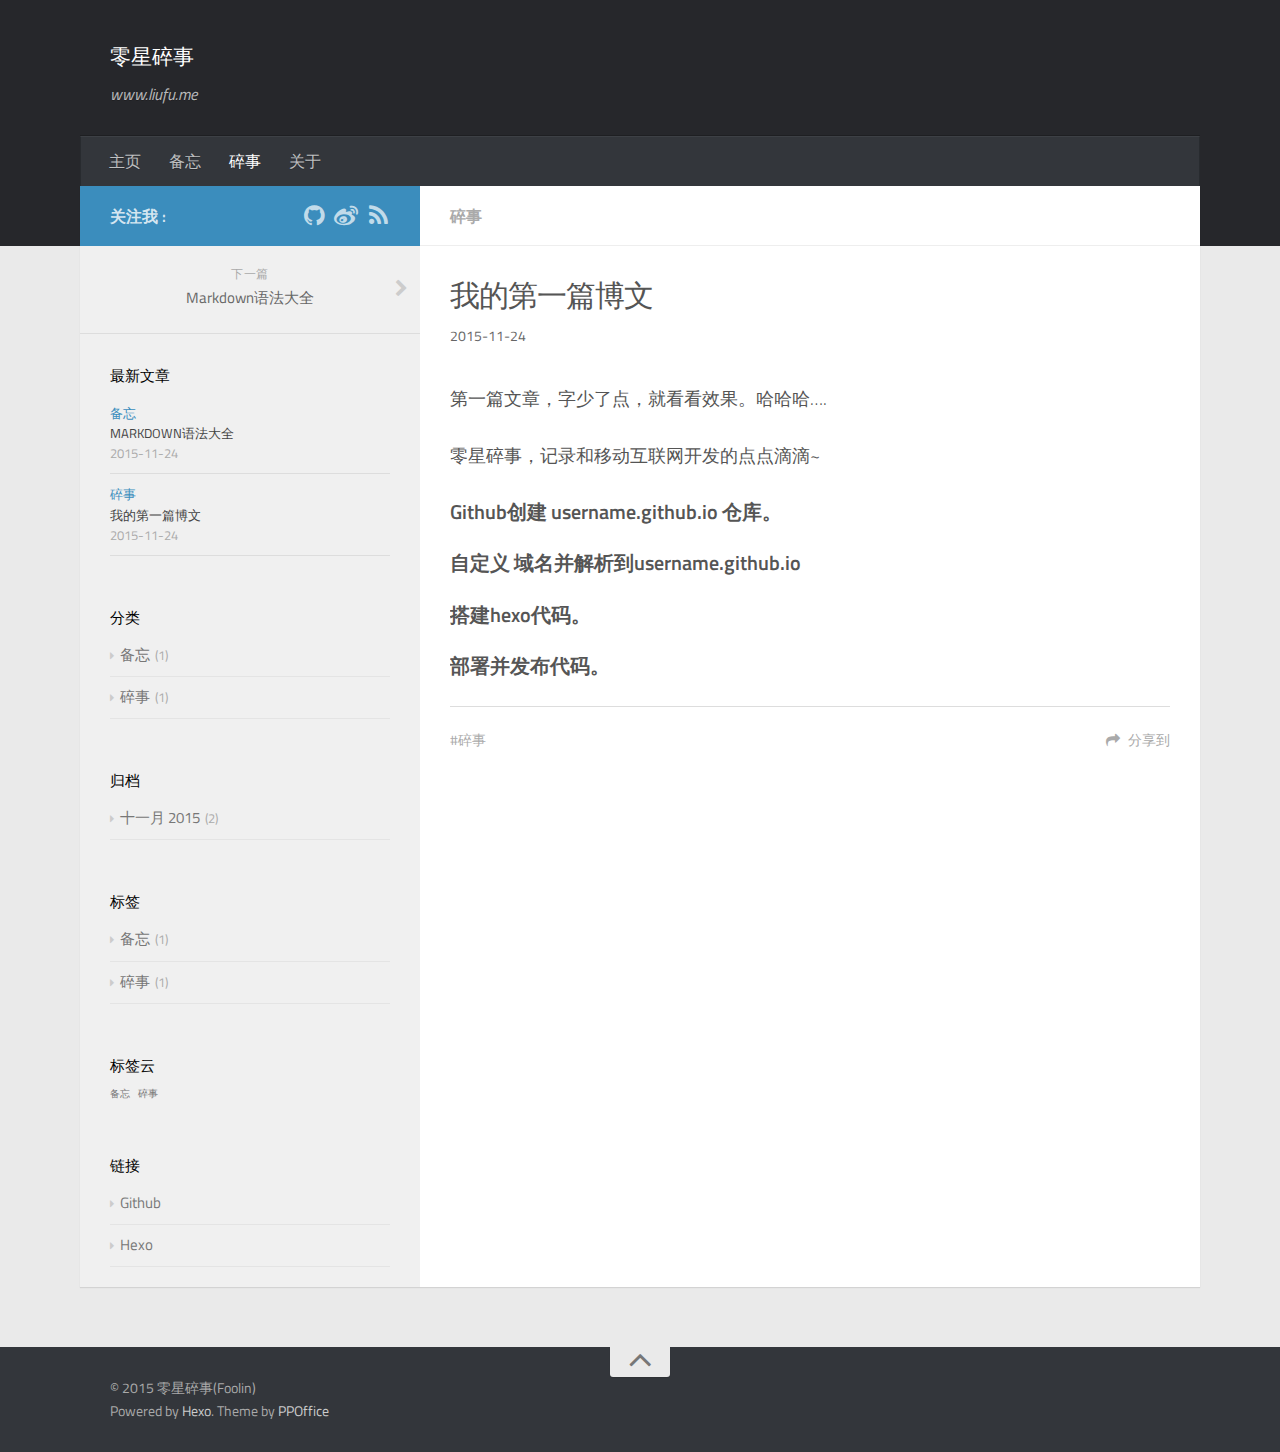
<file: 2015/11/24/my-first-blog/index.html>
<!DOCTYPE html>
<html>
<head>
  <meta charset="utf-8">
  
  <title>我的第一篇博文 | 零星碎事  - Foolin</title>
  <meta name="viewport" content="width=device-width, initial-scale=1, maximum-scale=1">
  
  <meta name="keywords" content="碎事">
  

  <meta name="description" content="第一篇文章，字少了点，就看看效果。哈哈哈….
零星碎事，记录和移动互联网开发的点点滴滴~
Github创建 username.github.io 仓库。自定义 域名并解析到username.github.io搭建hexo代码。部署并发布代码。">
<meta property="og:type" content="article">
<meta property="og:title" content="我的第一篇博文">
<meta property="og:url" content="http://www.liufu.me/2015/11/24/my-first-blog/index.html">
<meta property="og:site_name" content="零星碎事">
<meta property="og:description" content="第一篇文章，字少了点，就看看效果。哈哈哈….
零星碎事，记录和移动互联网开发的点点滴滴~
Github创建 username.github.io 仓库。自定义 域名并解析到username.github.io搭建hexo代码。部署并发布代码。">
<meta property="og:updated_time" content="2015-11-24T12:14:08.045Z">
<meta name="twitter:card" content="summary">
<meta name="twitter:title" content="我的第一篇博文">
<meta name="twitter:description" content="第一篇文章，字少了点，就看看效果。哈哈哈….
零星碎事，记录和移动互联网开发的点点滴滴~
Github创建 username.github.io 仓库。自定义 域名并解析到username.github.io搭建hexo代码。部署并发布代码。">
  
    <link rel="alternative" href="/atom.xml" title="零星碎事" type="application/atom+xml">
  
  
    <link rel="icon" href="/favicon.png">
  

  <link rel="stylesheet" href="/css/style.css" type="text/css">
  
    <link rel="stylesheet" href="/fancybox/jquery.fancybox.css" type="text/css">
  
  
    <link rel="stylesheet" href="/scrollLoading/style.css" type="text/css">
  
  



  
    <link href='//fonts.useso.com/css?family=Titillium+Web:300,400,600' rel='stylesheet' type='text/css'>
    <link href="//fonts.useso.com/css?family=Source+Code+Pro" rel="stylesheet" type="text/css">
  

 
  <link rel="stylesheet" href="/font-awesome/css/font-awesome.min.css" type="text/css">
</head>

<body>
  <div id="wrap">
    <header id="header">
  <div id="header-outer" class="outer">
    <div class="container">
      <div class="container-inner">
        <div id="header-title">
          <h1 class="logo-wrap">
            <a href="/" class="logo">零星碎事</a>
          </h1>
          
            <h2 class="subtitle-wrap">
              <p class="subtitle">www.liufu.me</p>
            </h2>
          
        </div>
        <div id="header-inner" class="nav-container">
          <a id="main-nav-toggle" class="nav-icon fa fa-bars"></a>
          <div class="nav-container-inner">
            <ul id="main-nav">
              
                <li class="main-nav-list-item" ><a class="main-nav-list-link" href="/">主页</a></li>
              
                    <ul class="main-nav-list"><li class="main-nav-list-item"><a class="main-nav-list-link" href="/categories/备忘/">备忘</a></li><li class="main-nav-list-item"><a class="main-nav-list-link" href="/categories/碎事/">碎事</a></li></ul>
                  
                <li class="main-nav-list-item" ><a class="main-nav-list-link" href="/about.html">关于</a></li>
              
            </ul>
            <nav id="sub-nav">
              <div id="search-form-wrap">
                <!--
                
                  <form action="//google.com/search" method="get" accept-charset="UTF-8" class="search-form"><input type="search" name="q" results="0" class="search-form-input" placeholder="搜索"><input type="hidden" name="sitesearch" value="http://www.liufu.me"></form>
                
                -->
              </div>
            </nav>
          </div>
        </div>
      </div>
    </div>
  </div>
</header>
    <div class="container">
      <div class="main-body container-inner">
        <div class="main-body-inner">
          <section id="main">
            <div class="main-body-header">

              <h1 class="header"><a class="page-title-link" href="/categories/碎事/">碎事</a></h1>
            </div>
            <div class="main-body-content">
              
  <article id="post-my-first-blog" class="article article-single article-type-post" itemscope itemprop="blogPost">
    <div class="article-inner">
      <!--  -->
      
        <header class="article-header">
          
  
    <h1 class="article-title" itemprop="name">
      我的第一篇博文
    </h1>
  

        </header>
      
      <p class="article-byline">
        <a href="/2015/11/24/my-first-blog/" class="article-date">
  <time datetime="2015-11-24T11:41:22.000Z" itemprop="datePublished">2015-11-24</time>
</a>
      </p>
      <div class="article-entry" itemprop="articleBody">
        <p>第一篇文章，字少了点，就看看效果。哈哈哈….</p>
<p>零星碎事，记录和移动互联网开发的点点滴滴~</p>
<h3 id="Github创建_username-github-io_仓库。">Github创建 username.github.io 仓库。</h3><h3 id="自定义_域名并解析到username-github-io">自定义 域名并解析到username.github.io</h3><h3 id="搭建hexo代码。">搭建hexo代码。</h3><h3 id="部署并发布代码。">部署并发布代码。</h3>
      </div>
      <footer class="article-footer">
        <a data-url="http://www.liufu.me/2015/11/24/my-first-blog/" data-id="cihe6vwnc000204iojzwxe0nq" class="article-share-link"><i class="fa fa-share"></i>分享到</a>
        
        
  <ul class="article-tag-list"><li class="article-tag-list-item"><a class="article-tag-list-link" href="/tags/碎事/">碎事</a></li></ul>

      </footer>
    </div>
  </article>
  
  

            </div>
          </section>
          <aside id="sidebar">
  <a class="sidebar-toggle" title="Expand Sidebar"><i class="toggle icon"></i></a>
  <div class="sidebar-top">
    <p>关注我 :</p>
    <ul class="social-links">
      
        <li><a class="social-tooltip" title="github" href="http://foolin.github.com" target="_blank"><i class="icon fa fa-github"></i></a></li>
      
        <li><a class="social-tooltip" title="weibo" href="http://www.weibo.com/foolin" target="_blank"><i class="icon fa fa-weibo"></i></a></li>
      
        <li><a class="social-tooltip" title="rss" href="/atom.xml" target="_blank"><i class="icon fa fa-rss"></i></a></li>
      
    </ul>
  </div>
  
    
<nav id="article-nav">
  
    <a href="/2015/11/24/markdown/" id="article-nav-newer" class="article-nav-link-wrap">
      <strong class="article-nav-caption">下一篇</strong>
      <p class="article-nav-title">
        
          Markdown语法大全
        
      </p>
      <i class="icon fa fa-chevron-right" id="icon-chevron-right"></i>
    </a>
  
  
</nav>

  
  <div class="widgets-container">
    
      
  <div class="widget-wrap">
    <h3 class="widget-title">最新文章</h3>
    <div class="widget">
      <ul id="recent-post" class="no-thumbnail">
        
          <li>
            
            <div class="item-inner">
              <p class="item-category"><a class="article-category-link" href="/categories/备忘/">备忘</a></p>
              <p class="item-title"><a href="/2015/11/24/markdown/" class="title">Markdown语法大全</a></p>
              <p class="item-date"><time datetime="2015-11-24T12:15:28.000Z" itemprop="datePublished">2015-11-24</time></p>
            </div>
          </li>
        
          <li>
            
            <div class="item-inner">
              <p class="item-category"><a class="article-category-link" href="/categories/碎事/">碎事</a></p>
              <p class="item-title"><a href="/2015/11/24/my-first-blog/" class="title">我的第一篇博文</a></p>
              <p class="item-date"><time datetime="2015-11-24T11:41:22.000Z" itemprop="datePublished">2015-11-24</time></p>
            </div>
          </li>
        
      </ul>
    </div>
  </div>

    
      
  <div class="widget-wrap widget-list">
    <h3 class="widget-title">分类</h3>
    <div class="widget">
      <ul class="category-list"><li class="category-list-item"><a class="category-list-link" href="/categories/备忘/">备忘</a><span class="category-list-count">1</span></li><li class="category-list-item"><a class="category-list-link" href="/categories/碎事/">碎事</a><span class="category-list-count">1</span></li></ul>
    </div>
  </div>


    
      
  <div class="widget-wrap widget-list">
    <h3 class="widget-title">归档</h3>
    <div class="widget">
      <ul class="archive-list"><li class="archive-list-item"><a class="archive-list-link" href="/archives/2015/11/">十一月 2015</a><span class="archive-list-count">2</span></li></ul>
    </div>
  </div>


    
      
  <div class="widget-wrap widget-list">
    <h3 class="widget-title">标签</h3>
    <div class="widget">
      <ul class="tag-list"><li class="tag-list-item"><a class="tag-list-link" href="/tags/备忘/">备忘</a><span class="tag-list-count">1</span></li><li class="tag-list-item"><a class="tag-list-link" href="/tags/碎事/">碎事</a><span class="tag-list-count">1</span></li></ul>
    </div>
  </div>


    
      
  <div class="widget-wrap widget-float">
    <h3 class="widget-title">标签云</h3>
    <div class="widget tagcloud">
      <a href="/tags/备忘/" style="font-size: 10px;">备忘</a> <a href="/tags/碎事/" style="font-size: 10px;">碎事</a>
    </div>
  </div>


    
      
  <div class="widget-wrap widget-list">
    <h3 class="widget-title">链接</h3>
    <div class="widget">
      <ul>
        
          <li>
            <a href="http://foolin.github.com" target="_blank">Github</a>
          </li>
        
          <li>
            <a href="http://hexo.io" target="_blank">Hexo</a>
          </li>
        
      </ul>
    </div>
  </div>


    
  </div>
</aside>
        </div>
      </div>
    </div>
    <footer id="footer">
  
  <div class="container">
    <div class="container-inner">
      <a id="back-to-top" href="javascript:;"><i class="icon fa fa-angle-up"></i></a>
      <div class="credit">
        <p>&copy; 2015 零星碎事(Foolin)</p>
        <p>Powered by <a href="//hexo.io/" target="_blank">Hexo</a>. Theme by <a href="//github.com/ppoffice" target="_blank">PPOffice</a></p>
      </div>
    </div>
  </div>
</footer>
    

<script src="/js/jquery-2.1.3.min.js" type="text/javascript"></script>


  <script src="/fancybox/jquery.fancybox.pack.js" type="text/javascript"></script>



  <script src="/scrollLoading/jquery.scrollLoading.js" type="text/javascript"></script>
  <script src="/scrollLoading/main.js" type="text/javascript"></script>




<script src="/js/html-patch.js" type="text/javascript"></script>
<script src="/js/script.js" type="text/javascript"></script>

  </div>
</body>
</html>
</file>
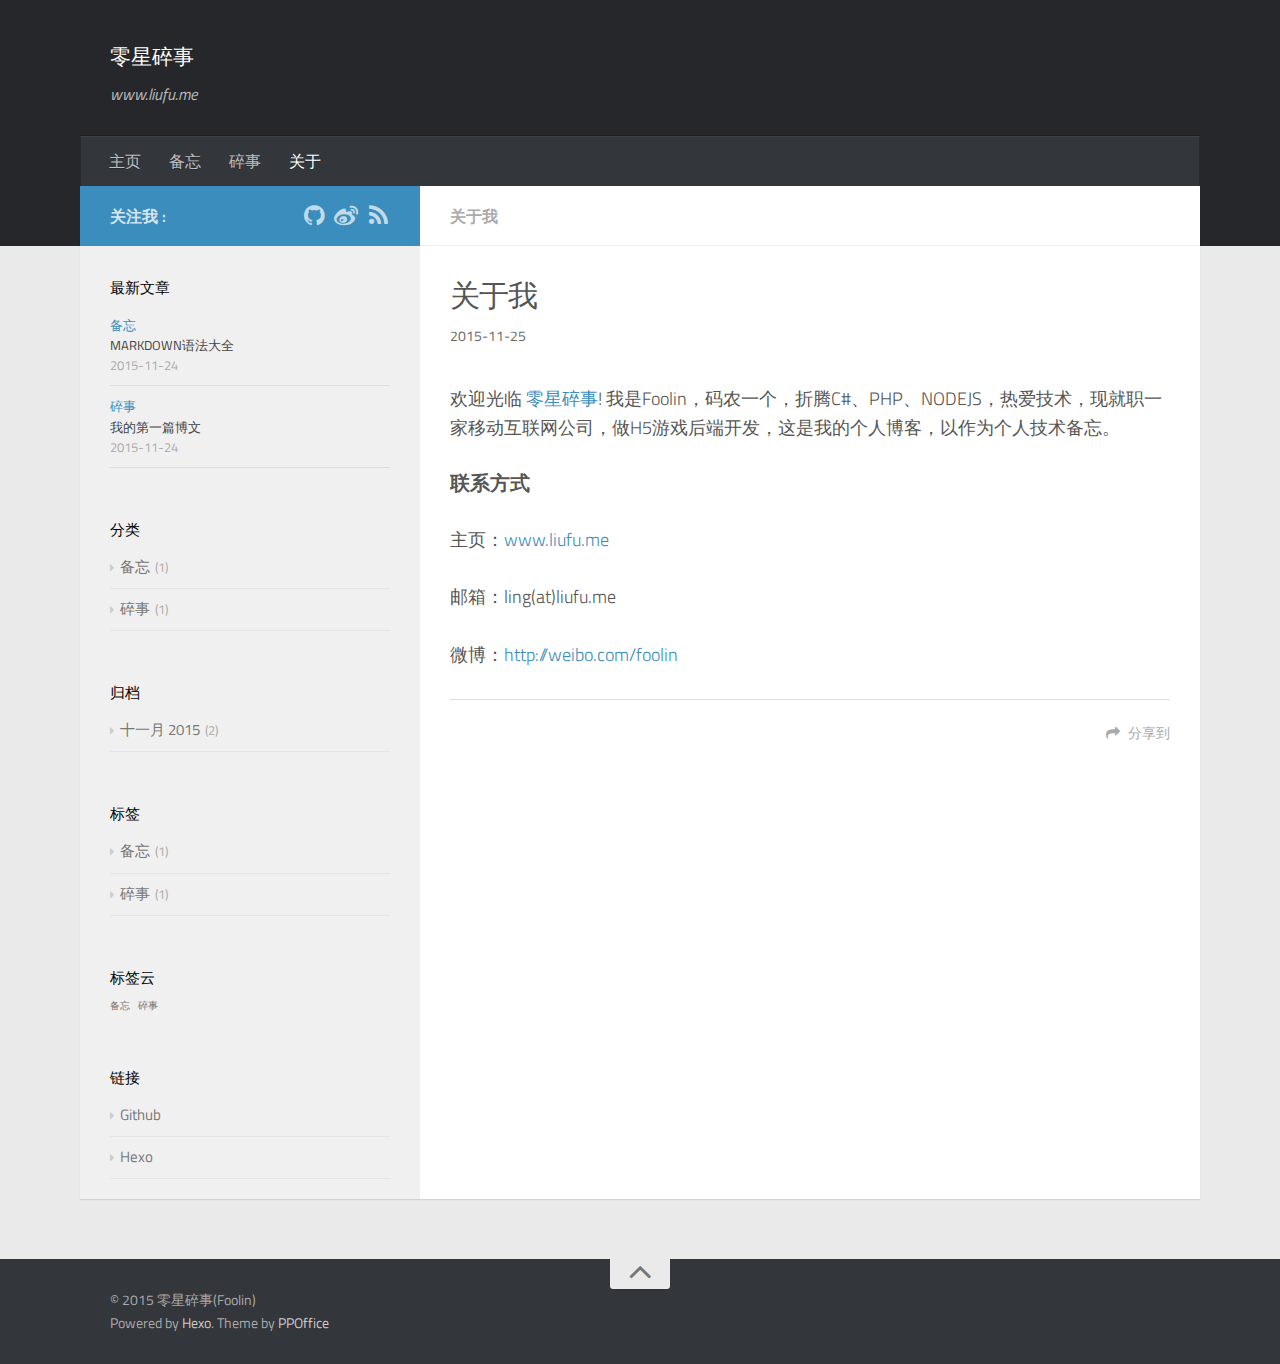
<file: about.html>
<!DOCTYPE html>
<html>
<head>
  <meta charset="utf-8">
  
  <title>关于我 | 零星碎事  - Foolin</title>
  <meta name="viewport" content="width=device-width, initial-scale=1, maximum-scale=1">
  

  <meta name="description" content="欢迎光临 零星碎事! 我是Foolin，码农一个，折腾C#、PHP、NODEJS，热爱技术，现就职一家移动互联网公司，做H5游戏后端开发，这是我的个人博客，以作为个人技术备忘。
联系方式主页：www.liufu.me
邮箱：ling(at)liufu.me
微博：http://weibo.com/foolin">
<meta property="og:type" content="website">
<meta property="og:title" content="关于我">
<meta property="og:url" content="http://www.liufu.me/about.html">
<meta property="og:site_name" content="零星碎事">
<meta property="og:description" content="欢迎光临 零星碎事! 我是Foolin，码农一个，折腾C#、PHP、NODEJS，热爱技术，现就职一家移动互联网公司，做H5游戏后端开发，这是我的个人博客，以作为个人技术备忘。
联系方式主页：www.liufu.me
邮箱：ling(at)liufu.me
微博：http://weibo.com/foolin">
<meta property="og:updated_time" content="2015-11-25T01:52:36.812Z">
<meta name="twitter:card" content="summary">
<meta name="twitter:title" content="关于我">
<meta name="twitter:description" content="欢迎光临 零星碎事! 我是Foolin，码农一个，折腾C#、PHP、NODEJS，热爱技术，现就职一家移动互联网公司，做H5游戏后端开发，这是我的个人博客，以作为个人技术备忘。
联系方式主页：www.liufu.me
邮箱：ling(at)liufu.me
微博：http://weibo.com/foolin">
  
    <link rel="alternative" href="/atom.xml" title="零星碎事" type="application/atom+xml">
  
  
    <link rel="icon" href="/favicon.png">
  

  <link rel="stylesheet" href="/css/style.css" type="text/css">
  
    <link rel="stylesheet" href="/fancybox/jquery.fancybox.css" type="text/css">
  
  
    <link rel="stylesheet" href="/scrollLoading/style.css" type="text/css">
  
  



  
    <link href='//fonts.useso.com/css?family=Titillium+Web:300,400,600' rel='stylesheet' type='text/css'>
    <link href="//fonts.useso.com/css?family=Source+Code+Pro" rel="stylesheet" type="text/css">
  

 
  <link rel="stylesheet" href="/font-awesome/css/font-awesome.min.css" type="text/css">
</head>

<body>
  <div id="wrap">
    <header id="header">
  <div id="header-outer" class="outer">
    <div class="container">
      <div class="container-inner">
        <div id="header-title">
          <h1 class="logo-wrap">
            <a href="/" class="logo">零星碎事</a>
          </h1>
          
            <h2 class="subtitle-wrap">
              <p class="subtitle">www.liufu.me</p>
            </h2>
          
        </div>
        <div id="header-inner" class="nav-container">
          <a id="main-nav-toggle" class="nav-icon fa fa-bars"></a>
          <div class="nav-container-inner">
            <ul id="main-nav">
              
                <li class="main-nav-list-item" ><a class="main-nav-list-link" href="/">主页</a></li>
              
                    <ul class="main-nav-list"><li class="main-nav-list-item"><a class="main-nav-list-link" href="/categories/备忘/">备忘</a></li><li class="main-nav-list-item"><a class="main-nav-list-link" href="/categories/碎事/">碎事</a></li></ul>
                  
                <li class="main-nav-list-item" ><a class="main-nav-list-link" href="/about.html">关于</a></li>
              
            </ul>
            <nav id="sub-nav">
              <div id="search-form-wrap">
                <!--
                
                  <form action="//google.com/search" method="get" accept-charset="UTF-8" class="search-form"><input type="search" name="q" results="0" class="search-form-input" placeholder="搜索"><input type="hidden" name="sitesearch" value="http://www.liufu.me"></form>
                
                -->
              </div>
            </nav>
          </div>
        </div>
      </div>
    </div>
  </div>
</header>
    <div class="container">
      <div class="main-body container-inner">
        <div class="main-body-inner">
          <section id="main">
            <div class="main-body-header">

              <h1 class="header"><em class="page-title-link" data-url="/about.html">关于我</em></h1>
            </div>
            <div class="main-body-content">
              
  <article id="page-undefined" class="article article-single article-type-page" itemscope itemprop="blogPost">
    <div class="article-inner">
      <!--  -->
      
        <header class="article-header">
          
  
    <h1 class="article-title" itemprop="name">
      关于我
    </h1>
  

        </header>
      
      <p class="article-byline">
        <a href="/about.html" class="article-date">
  <time datetime="2015-11-25T01:52:36.812Z" itemprop="datePublished">2015-11-25</time>
</a>
      </p>
      <div class="article-entry" itemprop="articleBody">
        <p>欢迎光临 <a href="http://www.liufu.me/">零星碎事</a>! 我是Foolin，码农一个，折腾C#、PHP、NODEJS，热爱技术，现就职一家移动互联网公司，做H5游戏后端开发，这是我的个人博客，以作为个人技术备忘。</p>
<h3 id="联系方式">联系方式</h3><p>主页：<a href="http://www.liufu.me">www.liufu.me</a></p>
<p>邮箱：ling(at)liufu.me</p>
<p>微博：<a href="http://weibo.com/foolin" target="_blank" rel="external">http://weibo.com/foolin</a></p>

      </div>
      <footer class="article-footer">
        <a data-url="http://www.liufu.me/about.html" data-id="cihe6vwn9000104io17018v4l" class="article-share-link"><i class="fa fa-share"></i>分享到</a>
        
        
      </footer>
    </div>
  </article>
  
  

            </div>
          </section>
          <aside id="sidebar">
  <a class="sidebar-toggle" title="Expand Sidebar"><i class="toggle icon"></i></a>
  <div class="sidebar-top">
    <p>关注我 :</p>
    <ul class="social-links">
      
        <li><a class="social-tooltip" title="github" href="http://foolin.github.com" target="_blank"><i class="icon fa fa-github"></i></a></li>
      
        <li><a class="social-tooltip" title="weibo" href="http://www.weibo.com/foolin" target="_blank"><i class="icon fa fa-weibo"></i></a></li>
      
        <li><a class="social-tooltip" title="rss" href="/atom.xml" target="_blank"><i class="icon fa fa-rss"></i></a></li>
      
    </ul>
  </div>
  
  <div class="widgets-container">
    
      
  <div class="widget-wrap">
    <h3 class="widget-title">最新文章</h3>
    <div class="widget">
      <ul id="recent-post" class="no-thumbnail">
        
          <li>
            
            <div class="item-inner">
              <p class="item-category"><a class="article-category-link" href="/categories/备忘/">备忘</a></p>
              <p class="item-title"><a href="/2015/11/24/markdown/" class="title">Markdown语法大全</a></p>
              <p class="item-date"><time datetime="2015-11-24T12:15:28.000Z" itemprop="datePublished">2015-11-24</time></p>
            </div>
          </li>
        
          <li>
            
            <div class="item-inner">
              <p class="item-category"><a class="article-category-link" href="/categories/碎事/">碎事</a></p>
              <p class="item-title"><a href="/2015/11/24/my-first-blog/" class="title">我的第一篇博文</a></p>
              <p class="item-date"><time datetime="2015-11-24T11:41:22.000Z" itemprop="datePublished">2015-11-24</time></p>
            </div>
          </li>
        
      </ul>
    </div>
  </div>

    
      
  <div class="widget-wrap widget-list">
    <h3 class="widget-title">分类</h3>
    <div class="widget">
      <ul class="category-list"><li class="category-list-item"><a class="category-list-link" href="/categories/备忘/">备忘</a><span class="category-list-count">1</span></li><li class="category-list-item"><a class="category-list-link" href="/categories/碎事/">碎事</a><span class="category-list-count">1</span></li></ul>
    </div>
  </div>


    
      
  <div class="widget-wrap widget-list">
    <h3 class="widget-title">归档</h3>
    <div class="widget">
      <ul class="archive-list"><li class="archive-list-item"><a class="archive-list-link" href="/archives/2015/11/">十一月 2015</a><span class="archive-list-count">2</span></li></ul>
    </div>
  </div>


    
      
  <div class="widget-wrap widget-list">
    <h3 class="widget-title">标签</h3>
    <div class="widget">
      <ul class="tag-list"><li class="tag-list-item"><a class="tag-list-link" href="/tags/备忘/">备忘</a><span class="tag-list-count">1</span></li><li class="tag-list-item"><a class="tag-list-link" href="/tags/碎事/">碎事</a><span class="tag-list-count">1</span></li></ul>
    </div>
  </div>


    
      
  <div class="widget-wrap widget-float">
    <h3 class="widget-title">标签云</h3>
    <div class="widget tagcloud">
      <a href="/tags/备忘/" style="font-size: 10px;">备忘</a> <a href="/tags/碎事/" style="font-size: 10px;">碎事</a>
    </div>
  </div>


    
      
  <div class="widget-wrap widget-list">
    <h3 class="widget-title">链接</h3>
    <div class="widget">
      <ul>
        
          <li>
            <a href="http://foolin.github.com" target="_blank">Github</a>
          </li>
        
          <li>
            <a href="http://hexo.io" target="_blank">Hexo</a>
          </li>
        
      </ul>
    </div>
  </div>


    
  </div>
</aside>
        </div>
      </div>
    </div>
    <footer id="footer">
  
  <div class="container">
    <div class="container-inner">
      <a id="back-to-top" href="javascript:;"><i class="icon fa fa-angle-up"></i></a>
      <div class="credit">
        <p>&copy; 2015 零星碎事(Foolin)</p>
        <p>Powered by <a href="//hexo.io/" target="_blank">Hexo</a>. Theme by <a href="//github.com/ppoffice" target="_blank">PPOffice</a></p>
      </div>
    </div>
  </div>
</footer>
    

<script src="/js/jquery-2.1.3.min.js" type="text/javascript"></script>


  <script src="/fancybox/jquery.fancybox.pack.js" type="text/javascript"></script>



  <script src="/scrollLoading/jquery.scrollLoading.js" type="text/javascript"></script>
  <script src="/scrollLoading/main.js" type="text/javascript"></script>




<script src="/js/html-patch.js" type="text/javascript"></script>
<script src="/js/script.js" type="text/javascript"></script>

  </div>
</body>
</html>
</file>
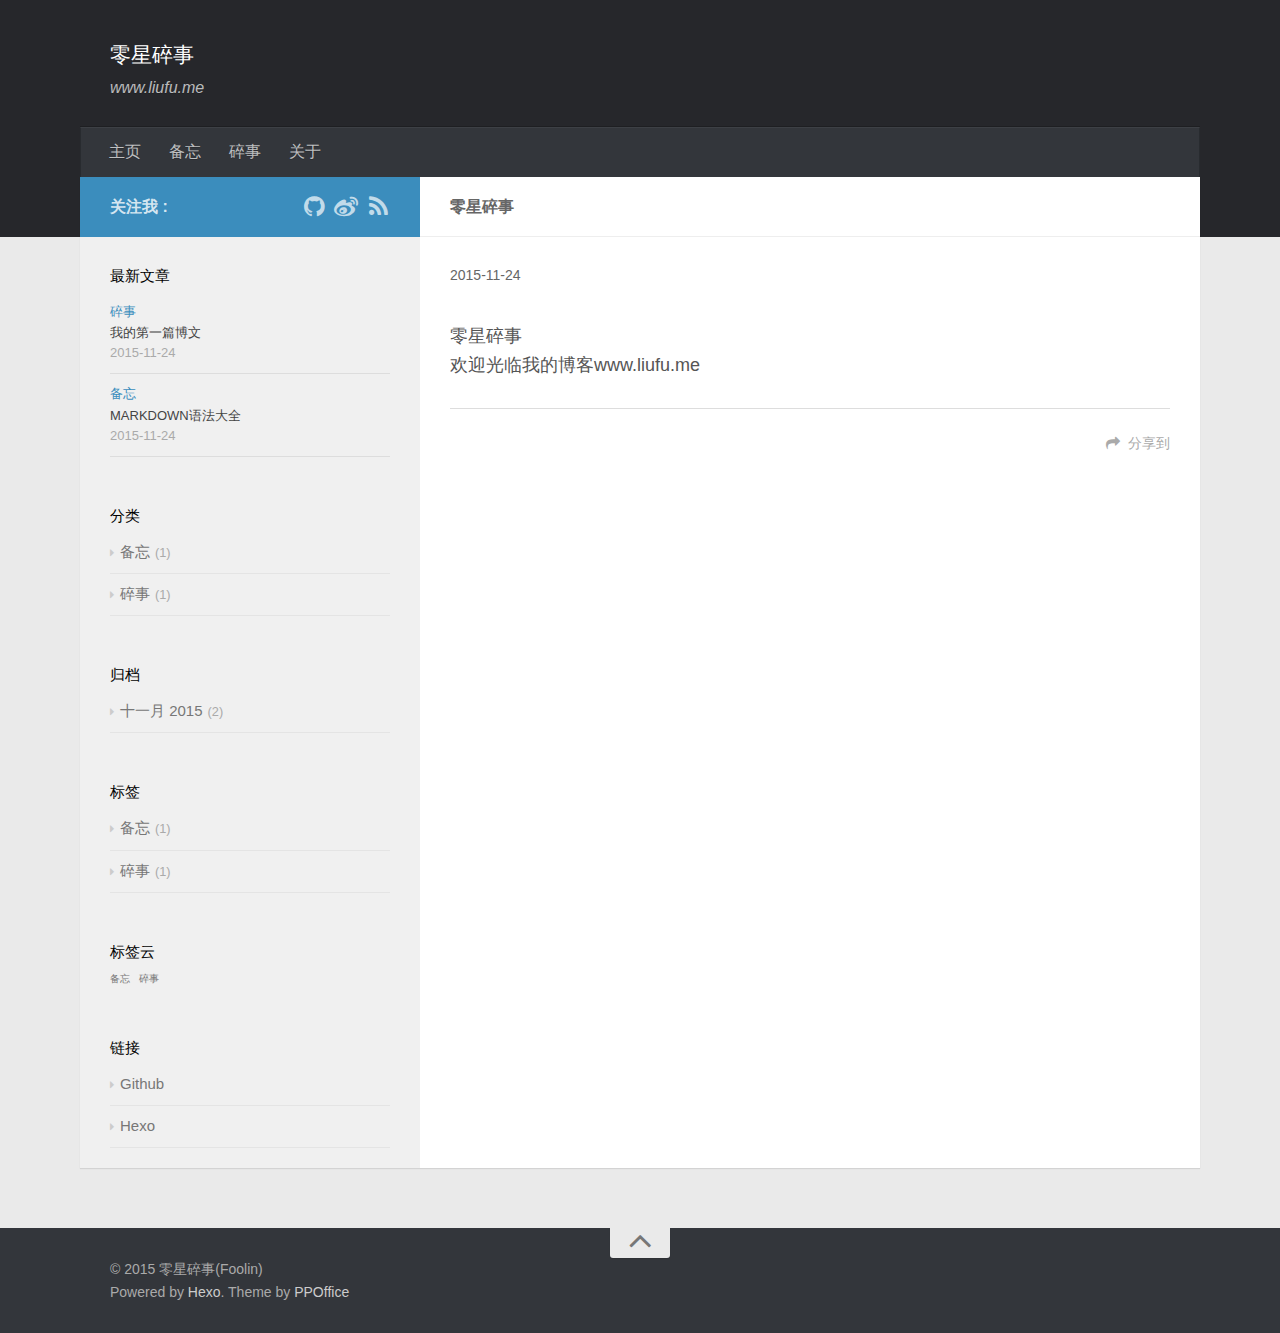
<file: README.html>
<!DOCTYPE html>
<html>
<head>
  <meta charset="utf-8">
  
  <title>零星碎事</title>
  <meta name="viewport" content="width=device-width, initial-scale=1, maximum-scale=1">
  

  <meta name="description" content="零星碎事欢迎光临我的博客www.liufu.me">
<meta property="og:type" content="website">
<meta property="og:title" content="零星碎事">
<meta property="og:url" content="http://www.liufu.me/README.html">
<meta property="og:site_name" content="零星碎事">
<meta property="og:description" content="零星碎事欢迎光临我的博客www.liufu.me">
<meta property="og:updated_time" content="2015-11-24T09:24:58.951Z">
<meta name="twitter:card" content="summary">
<meta name="twitter:title" content="零星碎事">
<meta name="twitter:description" content="零星碎事欢迎光临我的博客www.liufu.me">
  
    <link rel="alternative" href="/atom.xml" title="零星碎事" type="application/atom+xml">
  
  
    <link rel="icon" href="/favicon.png">
  

  <link rel="stylesheet" href="/css/style.css" type="text/css">
  
    <link rel="stylesheet" href="/fancybox/jquery.fancybox.css" type="text/css">
  
  
    <link rel="stylesheet" href="/scrollLoading/style.css" type="text/css">
  
  


<!-- 
  
    <link href='//fonts.useso.com/css?family=Titillium+Web:300,400,600' rel='stylesheet' type='text/css'>
    <link href="//fonts.useso.com/css?family=Source+Code+Pro" rel="stylesheet" type="text/css">
  
 -->
 
  <link rel="stylesheet" href="/font-awesome/css/font-awesome.min.css" type="text/css">
</head>

<body>
  <div id="wrap">
    <header id="header">
  <div id="header-outer" class="outer">
    <div class="container">
      <div class="container-inner">
        <div id="header-title">
          <h1 class="logo-wrap">
            <a href="/" class="logo">零星碎事</a>
          </h1>
          
            <h2 class="subtitle-wrap">
              <p class="subtitle">www.liufu.me</p>
            </h2>
          
        </div>
        <div id="header-inner" class="nav-container">
          <a id="main-nav-toggle" class="nav-icon fa fa-bars"></a>
          <div class="nav-container-inner">
            <ul id="main-nav">
              
                <li class="main-nav-list-item" ><a class="main-nav-list-link" href="/">主页</a></li>
              
                    <ul class="main-nav-list"><li class="main-nav-list-item"><a class="main-nav-list-link" href="/categories/备忘/">备忘</a></li><li class="main-nav-list-item"><a class="main-nav-list-link" href="/categories/碎事/">碎事</a></li></ul>
                  
                <li class="main-nav-list-item" ><a class="main-nav-list-link" href="/about.html">关于</a></li>
              
            </ul>
            <nav id="sub-nav">
              <div id="search-form-wrap">
                <!--
                
                  <form action="//google.com/search" method="get" accept-charset="UTF-8" class="search-form"><input type="search" name="q" results="0" class="search-form-input" placeholder="搜索"><input type="hidden" name="sitesearch" value="http://www.liufu.me"></form>
                
                -->
              </div>
            </nav>
          </div>
        </div>
      </div>
    </div>
  </div>
</header>
    <div class="container">
      <div class="main-body container-inner">
        <div class="main-body-inner">
          <section id="main">
            <div class="main-body-header">

              <h1 class="header">零星碎事</h1>
            </div>
            <div class="main-body-content">
              
  <article id="page-undefined" class="article article-single article-type-page" itemscope itemprop="blogPost">
    <div class="article-inner">
      <!--  -->
      
      <p class="article-byline">
        <a href="/README.html" class="article-date">
  <time datetime="2015-11-24T09:24:58.951Z" itemprop="datePublished">2015-11-24</time>
</a>
      </p>
      <div class="article-entry" itemprop="articleBody">
        <p>零星碎事<br>欢迎光临我的博客www.liufu.me</p>

      </div>
      <footer class="article-footer">
        <a data-url="http://www.liufu.me/README.html" data-id="cihdcooi3000bvkioa523p7wp" class="article-share-link"><i class="fa fa-share"></i>分享到</a>
        
        
      </footer>
    </div>
  </article>
  
  

            </div>
          </section>
          <aside id="sidebar">
  <a class="sidebar-toggle" title="Expand Sidebar"><i class="toggle icon"></i></a>
  <div class="sidebar-top">
    <p>关注我 :</p>
    <ul class="social-links">
      
        <li><a class="social-tooltip" title="github" href="http://foolin.github.com" target="_blank"><i class="icon fa fa-github"></i></a></li>
      
        <li><a class="social-tooltip" title="weibo" href="http://www.weibo.com/foolin" target="_blank"><i class="icon fa fa-weibo"></i></a></li>
      
        <li><a class="social-tooltip" title="rss" href="/atom.xml" target="_blank"><i class="icon fa fa-rss"></i></a></li>
      
    </ul>
  </div>
  
  <div class="widgets-container">
    
      
  <div class="widget-wrap">
    <h3 class="widget-title">最新文章</h3>
    <div class="widget">
      <ul id="recent-post" class="no-thumbnail">
        
          <li>
            
            <div class="item-inner">
              <p class="item-category"><a class="article-category-link" href="/categories/碎事/">碎事</a></p>
              <p class="item-title"><a href="/2015/11/24/my-first-blog/" class="title">我的第一篇博文</a></p>
              <p class="item-date"><time datetime="2015-11-24T11:41:22.000Z" itemprop="datePublished">2015-11-24</time></p>
            </div>
          </li>
        
          <li>
            
            <div class="item-inner">
              <p class="item-category"><a class="article-category-link" href="/categories/备忘/">备忘</a></p>
              <p class="item-title"><a href="/2015/11/24/markdown/" class="title">Markdown语法大全</a></p>
              <p class="item-date"><time datetime="2015-11-24T11:41:22.000Z" itemprop="datePublished">2015-11-24</time></p>
            </div>
          </li>
        
      </ul>
    </div>
  </div>

    
      
  <div class="widget-wrap widget-list">
    <h3 class="widget-title">分类</h3>
    <div class="widget">
      <ul class="category-list"><li class="category-list-item"><a class="category-list-link" href="/categories/备忘/">备忘</a><span class="category-list-count">1</span></li><li class="category-list-item"><a class="category-list-link" href="/categories/碎事/">碎事</a><span class="category-list-count">1</span></li></ul>
    </div>
  </div>


    
      
  <div class="widget-wrap widget-list">
    <h3 class="widget-title">归档</h3>
    <div class="widget">
      <ul class="archive-list"><li class="archive-list-item"><a class="archive-list-link" href="/archives/2015/11/">十一月 2015</a><span class="archive-list-count">2</span></li></ul>
    </div>
  </div>


    
      
  <div class="widget-wrap widget-list">
    <h3 class="widget-title">标签</h3>
    <div class="widget">
      <ul class="tag-list"><li class="tag-list-item"><a class="tag-list-link" href="/tags/备忘/">备忘</a><span class="tag-list-count">1</span></li><li class="tag-list-item"><a class="tag-list-link" href="/tags/碎事/">碎事</a><span class="tag-list-count">1</span></li></ul>
    </div>
  </div>


    
      
  <div class="widget-wrap widget-float">
    <h3 class="widget-title">标签云</h3>
    <div class="widget tagcloud">
      <a href="/tags/备忘/" style="font-size: 10px;">备忘</a> <a href="/tags/碎事/" style="font-size: 10px;">碎事</a>
    </div>
  </div>


    
      
  <div class="widget-wrap widget-list">
    <h3 class="widget-title">链接</h3>
    <div class="widget">
      <ul>
        
          <li>
            <a href="http://foolin.github.com" target="_blank">Github</a>
          </li>
        
          <li>
            <a href="http://hexo.io" target="_blank">Hexo</a>
          </li>
        
      </ul>
    </div>
  </div>


    
  </div>
</aside>
        </div>
      </div>
    </div>
    <footer id="footer">
  
  <div class="container">
    <div class="container-inner">
      <a id="back-to-top" href="javascript:;"><i class="icon fa fa-angle-up"></i></a>
      <div class="credit">
        <p>&copy; 2015 零星碎事(Foolin)</p>
        <p>Powered by <a href="//hexo.io/" target="_blank">Hexo</a>. Theme by <a href="//github.com/ppoffice" target="_blank">PPOffice</a></p>
      </div>
    </div>
  </div>
</footer>
    

<script src="/js/jquery-2.1.3.min.js" type="text/javascript"></script>


  <script src="/fancybox/jquery.fancybox.pack.js" type="text/javascript"></script>



  <script src="/scrollLoading/jquery.scrollLoading.js" type="text/javascript"></script>
  <script src="/scrollLoading/main.js" type="text/javascript"></script>




<script src="/js/html-patch.js" type="text/javascript"></script>
<script src="/js/script.js" type="text/javascript"></script>

  </div>
</body>
</html>
</file>
<file: css/style.css>
#main .main-body-header em,
#main .main-body-header a,
.article-byline a,
.archive-year {
  text-decoration: none;
  text-transform: uppercase;
  color: #666;
  line-height: 1em;
  text-shadow: 0 1px #fff;
}
.widget h1,
.article-entry h1 {
  font-size: 2em;
}
.widget h2,
.article-entry h2 {
  font-size: 1.5em;
}
.widget h3,
.article-entry h3 {
  font-size: 1.3em;
}
.widget h4,
.article-entry h4 {
  font-size: 1.2em;
}
.widget h5,
.article-entry h5 {
  font-size: 1em;
}
.widget h6,
.article-entry h6 {
  font-size: 1em;
  color: #aaa;
}
.widget hr,
.article-entry hr {
  border: 1px dashed #ddd;
}
.widget strong,
.article-entry strong {
  font-weight: bold;
}
.widget em,
.article-entry em,
.widget cite,
.article-entry cite {
  font-style: italic;
}
.widget sup,
.article-entry sup,
.widget sub,
.article-entry sub {
  font-size: 0.75em;
  line-height: 0;
  position: relative;
  vertical-align: baseline;
}
.widget sup,
.article-entry sup {
  top: -0.5em;
}
.widget sub,
.article-entry sub {
  bottom: -0.2em;
}
.widget small,
.article-entry small {
  font-size: 0.85em;
}
.widget acronym,
.article-entry acronym,
.widget abbr,
.article-entry abbr {
  border-bottom: 1px dotted;
}
.widget ul,
.article-entry ul,
.widget ol,
.article-entry ol,
.widget dl,
.article-entry dl {
  line-height: 1.6em;
}
.widget ul ul,
.article-entry ul ul,
.widget ol ul,
.article-entry ol ul,
.widget ul ol,
.article-entry ul ol,
.widget ol ol,
.article-entry ol ol {
  margin-top: 0;
  margin-bottom: 0;
  margin-left: 20px;
}
.widget ul,
.article-entry ul {
  list-style: disc;
  list-style-position: inside;
}
.widget ol,
.article-entry ol {
  list-style: decimal;
  list-style-position: inside;
}
.widget dt,
.article-entry dt {
  font-weight: bold;
  list-style-position: inside;
}
html,
body,
div,
span,
applet,
object,
iframe,
h1,
h2,
h3,
h4,
h5,
h6,
p,
blockquote,
pre,
a,
abbr,
acronym,
address,
big,
cite,
code,
del,
dfn,
em,
img,
ins,
kbd,
q,
s,
samp,
small,
strike,
strong,
sub,
sup,
tt,
var,
dl,
dt,
dd,
ol,
ul,
li,
fieldset,
form,
label,
legend,
table,
caption,
tbody,
tfoot,
thead,
tr,
th,
td {
  margin: 0;
  padding: 0;
  border: 0;
  outline: 0;
  font-weight: inherit;
  font-style: inherit;
  font-family: inherit;
  font-size: 100%;
  vertical-align: baseline;
}
body {
  line-height: 1;
  color: #000;
  background: #fff;
}
ol,
ul {
  list-style: none;
}
table {
  border-collapse: separate;
  border-spacing: 0;
  vertical-align: middle;
}
caption,
th,
td {
  text-align: left;
  font-weight: normal;
  vertical-align: middle;
}
a img {
  border: none;
}
input,
button {
  margin: 0;
  padding: 0;
}
input::-moz-focus-inner,
button::-moz-focus-inner {
  border: 0;
  padding: 0;
}
html,
body,
#container {
  height: 100%;
}
::selection {
  color: #fff;
  background: #3b8dbd;
}
body {
  background: #eaeaea;
  font: 14px "Titillium Web", "Helvetica Neue", Helvetica, Arial, "Microsoft Yahei", sans-serif;
  -webkit-text-size-adjust: 100%;
}
.container {
  position: relative;
  padding: 0 20px;
}
.container-inner {
  max-width: 1120px;
  min-width: 320px;
  width: 100%;
  margin: 0 auto;
}
.container-inner:before,
.container-inner:after {
  content: "";
  display: table;
}
.container-inner:after {
  clear: both;
}
.left,
.alignleft {
  float: left;
}
.right,
.alignright {
  float: right;
}
.clear {
  clear: both;
}
.logo {
  display: inline-block;
  padding: 10px 0;
  background-position: 0px 10px;
  background-repeat: no-repeat;
  -webkit-background-size: 165px 60px;
  -moz-background-size: 165px 60px;
  background-size: 165px 60px;
  font-size: 16pt;
  color: #fff;
  text-decoration: none;
}
.main-body {
  margin-top: -60px;
  background-color: #fff;
}
.main-body-inner {
  position: relative;
  -webkit-box-sizing: border-box;
  -moz-box-sizing: border-box;
  box-sizing: border-box;
  -webkit-box-shadow: rgba(0,0,0,0.098) 0px 1px 1px 0px;
  box-shadow: rgba(0,0,0,0.098) 0px 1px 1px 0px;
  padding-left: 340px;
  background: url("images/s-left.png") repeat-y left 0;
}
.main-body-inner:before,
.main-body-inner:after {
  content: "";
  display: table;
}
.main-body-inner:after {
  clear: both;
}
#main {
  float: right;
  width: 100%;
  -webkit-box-sizing: border-box;
  -moz-box-sizing: border-box;
  box-sizing: border-box;
  min-height: 600px;
}
#main .main-body-header {
  background: #fff;
  position: relative;
  padding: 18px 30px 17px;
  border-bottom: 1px solid #eee;
  color: #666;
  font-size: 16px;
  font-weight: 600;
  text-transform: uppercase;
  line-height: 24px;
}
#main .main-body-header .page-title-link,
#main .main-body-header i {
  margin-right: 8px;
}
#main .main-body-header i {
  font-weight: 400;
}
#main .main-body-header em,
#main .main-body-header a {
  color: #aaa;
}
#main .main-body-content:before,
#main .main-body-content:after {
  content: "";
  display: table;
}
#main .main-body-content:after {
  clear: both;
}
#header {
  background: #26272b;
  padding-bottom: 60px;
  position: relative;
}
#header-outer {
  height: 100%;
  position: relative;
}
#header-inner {
  position: relative;
}
#header-title {
  text-align: left;
  padding: 30px 30px;
}
#header-title:before,
#header-title:after {
  content: "";
  display: table;
}
#header-title:after {
  clear: both;
}
#header-title .logo-wrap,
#header-title .subtitle-wrap {
  padding: 0px;
}
#header-title .subtitle-wrap {
  padding: 0px;
}
#header-title .subtitle {
  font-size: 16px;
  font-style: italic;
  color: rgba(255,255,255,0.7);
  text-shadow: 0 1px rgba(0,0,0,0.2);
}
.nav-container .nav-icon,
.nav-container .nav-container-inner #main-nav .main-nav-list-item .main-nav-list-link {
  float: left;
  color: rgba(255,255,255,0.7);
  text-decoration: none;
  text-shadow: 0 1px rgba(0,0,0,0.2);
  display: block;
  padding: 20px 15px;
  -webkit-transition: 0.2s ease-in;
  -moz-transition: 0.2s ease-in;
  -ms-transition: 0.2s ease-in;
  transition: 0.2s ease-in;
}
.nav-container .nav-icon:hover,
.nav-container .nav-container-inner #main-nav .main-nav-list-item .main-nav-list-link:hover {
  color: #fff;
  background: rgba(0,0,0,0.1);
}
.nav-container {
  padding: 0 15px;
  background: #33363b;
  z-index: 1;
  -webkit-box-shadow: inset 0 1px 0 rgba(255,255,255,0.05), 0 -1px 0 rgba(0,0,0,0.2), inset 1px 0 0 rgba(0,0,0,0.2), inset -1px 0 0 rgba(0,0,0,0.2);
  box-shadow: inset 0 1px 0 rgba(255,255,255,0.05), 0 -1px 0 rgba(0,0,0,0.2), inset 1px 0 0 rgba(0,0,0,0.2), inset -1px 0 0 rgba(0,0,0,0.2);
}
.nav-container:before,
.nav-container:after {
  content: "";
  display: table;
}
.nav-container:after {
  clear: both;
}
.nav-container .nav-icon {
  line-height: 20px;
  padding: 15px 14px;
  text-align: center;
  font-size: 14px;
  position: relative;
  cursor: pointer;
}
.nav-container #main-nav-toggle {
  display: none;
  width: 100%;
  text-align: right;
  -webkit-box-sizing: border-box;
  -moz-box-sizing: border-box;
  box-sizing: border-box;
  border-bottom: 1px solid rgba(255,255,255,0.06);
}
.nav-container #main-nav-toggle:before {
  content: "\f0c9";
}
.nav-container .nav-container-inner:before,
.nav-container .nav-container-inner:after {
  content: "";
  display: table;
}
.nav-container .nav-container-inner:after {
  clear: both;
}
.nav-container .nav-container-inner #main-nav {
  float: left;
}
.nav-container .nav-container-inner #main-nav .main-nav-list {
  float: left;
}
.nav-container .nav-container-inner #main-nav .main-nav-list-item {
  position: relative;
  float: left;
}
.nav-container .nav-container-inner #main-nav .main-nav-list-item.top-level-menu > a:after {
  content: "\f0d7" !important;
  float: none;
  margin-left: 6px;
  font-size: 14px;
  line-height: 1.2em;
  opacity: 0.5;
  font-family: FontAwesome;
  display: inline-block;
}
.nav-container .nav-container-inner #main-nav .main-nav-list-item.top-level-menu:hover > a {
  color: #fff;
  background: rgba(0,0,0,0.1);
}
.nav-container .nav-container-inner #main-nav .main-nav-list-item .main-nav-list-link {
  line-height: 20px;
  padding: 15px 14px;
  font-size: 16px;
}
.nav-container .nav-container-inner #main-nav .main-nav-list-item .main-nav-list-link.current {
  color: #fff;
}
.nav-container .nav-container-inner #main-nav .main-nav-list-item .main-nav-list-child {
  top: 100%;
  display: none;
  padding: 10px 0;
  overflow: hidden;
  position: absolute;
  width: 180px;
  background: #33363b url("images/opacity-10.png") repeat;
}
.nav-container .nav-container-inner #main-nav .main-nav-list-item .main-nav-list-child li {
  -webkit-box-shadow: 0 1px 0 rgba(255,255,255,0.06);
  box-shadow: 0 1px 0 rgba(255,255,255,0.06);
}
.nav-container .nav-container-inner #main-nav .main-nav-list-item .main-nav-list-child li:last-child {
  -webkit-box-shadow: none;
  box-shadow: none;
}
.nav-container .nav-container-inner #main-nav .main-nav-list-item .main-nav-list-child li,
.nav-container .nav-container-inner #main-nav .main-nav-list-item .main-nav-list-child li a {
  width: 100%;
  display: block;
  -webkit-box-sizing: border-box;
  -moz-box-sizing: border-box;
  box-sizing: border-box;
}
.nav-container .nav-container-inner #sub-nav {
  float: right;
}
.search-form {
  padding: 14px 15px 16px;
  height: 50px;
  overflow: hidden;
  -webkit-box-sizing: border-box;
  -moz-box-sizing: border-box;
  box-sizing: border-box;
}
.search-form:before {
  content: "\f002";
  margin-right: 8px;
  color: rgba(255,255,255,0.7);
  font: normal normal normal 16px/1 FontAwesome;
}
.search-form-input,
.search-form-input.st-ui-search-input,
.search-form-input.st-default-search-input {
  -webkit-appearance: textarea;
  padding: 0;
  width: 100px;
  height: auto !important;
  border: none !important;
  outline: none !important;
  background: none !important;
  line-height: 1.6em;
  -webkit-transition: 0.2s ease-in;
  -moz-transition: 0.2s ease-in;
  -ms-transition: 0.2s ease-in;
  transition: 0.2s ease-in;
  font: 16px "Titillium Web", "Helvetica Neue", Helvetica, Arial, "Microsoft Yahei", sans-serif;
  color: rgba(255,255,255,0.7);
}
.search-form-input:focus,
.search-form-input.st-ui-search-input:focus,
.search-form-input.st-default-search-input:focus {
  width: 200px;
}
.search-form-input::-webkit-search-results-decoration,
.search-form-input.st-ui-search-input::-webkit-search-results-decoration,
.search-form-input.st-default-search-input::-webkit-search-results-decoration,
.search-form-input::-webkit-search-cancel-button,
.search-form-input.st-ui-search-input::-webkit-search-cancel-button,
.search-form-input.st-default-search-input::-webkit-search-cancel-button {
  -webkit-appearance: none;
}
.search-form-submit {
  display: none;
}
#sidebar {
  float: left;
  margin-left: -340px;
  width: 340px;
}
#sidebar .sidebar-toggle {
  display: none;
}
#sidebar .sidebar-top {
  background: #3b8dbd;
  padding: 15px 30px;
}
#sidebar .sidebar-top:before,
#sidebar .sidebar-top:after {
  content: "";
  display: table;
}
#sidebar .sidebar-top:after {
  clear: both;
}
#sidebar .sidebar-top .sidebar-top-inner:before,
#sidebar .sidebar-top .sidebar-top-inner:after {
  content: "";
  display: table;
}
#sidebar .sidebar-top .sidebar-top-inner:after {
  clear: both;
}
#sidebar .sidebar-top p {
  float: left;
  color: rgba(255,255,255,0.8);
  font-size: 16px;
  font-weight: 600;
  text-transform: uppercase;
  line-height: 24px;
  padding: 3px 0;
}
#sidebar .sidebar-top .social-links {
  float: right;
  position: relative;
  padding-top: 2px;
}
#sidebar .sidebar-top .social-links li {
  float: left;
  margin-left: 8px;
}
#sidebar .sidebar-top .social-links li a:hover i:before {
  color: #fff;
}
#sidebar .sidebar-top .social-links .social-tooltip {
  position: relative;
}
#sidebar .sidebar-top .social-links .social-tooltip:hover:after {
  top: -41px;
  background: #fff;
  font-size: 14px;
  color: #666;
  content: attr(title);
  display: block;
  right: 0;
  padding: 5px 15px;
  position: absolute;
  white-space: nowrap;
  -webkit-border-radius: 3px;
  border-radius: 3px;
  -webkit-box-shadow: 0 0 2px rgba(0,0,0,0.2);
  box-shadow: 0 0 2px rgba(0,0,0,0.2);
  text-transform: uppercase;
  z-index: 1;
}
#sidebar .sidebar-top .social-links .social-tooltip:hover:before {
  top: -10px;
  right: 8px;
  border: solid;
  border-color: #fff transparent;
  border-width: 5px 5px 0 5px;
  content: "";
  display: block;
  position: absolute;
  z-index: 2;
}
#sidebar .sidebar-top i {
  color: rgba(255,255,255,0.7);
  font-size: 24px;
  width: 24px;
}
#article-nav {
  position: relative;
}
#article-nav:before,
#article-nav:after {
  content: "";
  display: table;
}
#article-nav:after {
  clear: both;
}
.article-nav-link-wrap {
  position: relative;
  margin-top: 0;
  display: block;
  color: #aaa;
  padding: 16px 40px 24px;
  border-bottom: 1px solid #ddd;
  -webkit-transition: 0.2s ease-in;
  -moz-transition: 0.2s ease-in;
  -ms-transition: 0.2s ease-in;
  transition: 0.2s ease-in;
  text-align: center;
  text-decoration: none;
}
.article-nav-link-wrap .icon {
  position: absolute;
  color: #ccc;
  font-size: 18px;
  top: 50%;
  width: 1em;
  margin-top: -10px;
}
.article-nav-link-wrap #icon-chevron-left {
  left: 10px;
}
.article-nav-link-wrap #icon-chevron-right {
  right: 10px;
}
.article-nav-link-wrap:hover {
  background: rgba(0,0,0,0.02);
}
.article-nav-link-wrap:hover .icon {
  color: #3b8dbd;
}
.article-nav-caption {
  display: block;
  font-size: 12px;
  color: #aaa;
  letter-spacing: 0.5px;
  line-height: 24px;
  font-weight: normal;
  text-transform: uppercase;
}
.article-nav-title {
  font-size: 15px;
  color: #666;
}
.widget-wrap {
  padding: 30px 30px 20px;
}
.widget-title {
  font-size: 15px;
  font-weight: 400;
  text-transform: uppercase;
  margin-bottom: 6px;
}
.widget {
  line-height: 1.6em;
  word-wrap: break-word;
  font-size: 0.9em;
  color: #777;
  -webkit-border-radius: 3px;
  border-radius: 3px;
}
.widget a {
  text-decoration: none;
  color: #777;
}
.widget a:hover {
  color: #444;
}
.widget ul ul,
.widget ol ul,
.widget dl ul,
.widget ul ol,
.widget ol ol,
.widget dl ol,
.widget ul dl,
.widget ol dl,
.widget dl dl {
  margin-left: 15px;
  list-style: disc;
}
.widget ul,
.widget ol {
  list-style: none;
  margin: 0;
}
.widget ul ul,
.widget ol ul,
.widget ul ol,
.widget ol ol {
  margin: 0 20px;
}
.widget ul ul,
.widget ol ul {
  list-style: disc;
}
.widget ul ol,
.widget ol ol {
  list-style: decimal;
}
.widget-list ul,
.widget-list ol {
  list-style: none;
}
.widget-list ul li,
.widget-list ol li {
  padding: 10px 0;
  font-size: 15px;
  border-bottom: 1px solid #e4e4e4;
}
.widget-list ul li a,
.widget-list ol li a {
  color: #777;
}
.widget-list ul li a:before,
.widget-list ol li a:before {
  color: #ccc;
  content: "\f0da";
  font-size: 12px;
  margin-right: 6px;
  font-family: FontAwesome;
  -webkit-transition: 0.2s ease;
  -moz-transition: 0.2s ease;
  -ms-transition: 0.2s ease;
  transition: 0.2s ease;
}
.widget-list ul li a:hover:before,
.widget-list ol li a:hover:before {
  color: #444;
}
.widget-list ul ul,
.widget-list ol ul,
.widget-list ul ol,
.widget-list ol ol {
  list-style: none;
}
.widget-list ul ul li,
.widget-list ol ul li,
.widget-list ul ol li,
.widget-list ol ol li {
  border: none;
}
.widget-list ul ul li:last-child,
.widget-list ol ul li:last-child,
.widget-list ul ol li:last-child,
.widget-list ol ol li:last-child {
  padding-bottom: 0px;
}
.widget-float a {
  font-size: 15px;
}
#recent-post li {
  padding: 10px 0 10px 94px;
  border-bottom: 1px solid #ddd;
}
#recent-post li:before,
#recent-post li:after {
  content: "";
  display: table;
}
#recent-post li:after {
  clear: both;
}
#recent-post.no-thumbnail li {
  padding: 10px 0px;
}
#recent-post li .item-thumbnail {
  opacity: 1;
  margin-left: -94px;
  -webkit-transition: all 0.2s ease;
  -moz-transition: all 0.2s ease;
  -ms-transition: all 0.2s ease;
  transition: all 0.2s ease;
  float: left;
}
#recent-post li .item-thumbnail .thumbnail {
  width: 80px;
  height: 80px;
  display: block;
  position: relative;
  overflow: hidden;
}
#recent-post li .item-thumbnail .thumbnail span {
  width: 100%;
  height: 100%;
  display: block;
}
#recent-post li .item-thumbnail .thumbnail .thumbnail-image {
  position: absolute;
  -webkit-background-size: cover;
  -moz-background-size: cover;
  background-size: cover;
  background-position: center;
}
#recent-post li .item-thumbnail .thumbnail .thumbnail-none {
  background-image: url("images/thumb-default-small.png");
  -webkit-background-size: 100% 100%;
  -moz-background-size: 100% 100%;
  background-size: 100% 100%;
}
#recent-post li .item-inner a,
#recent-post li .item-inner .item-category {
  font-size: 13px;
  text-transform: uppercase;
}
#recent-post li .item-inner a a,
#recent-post li .item-inner .item-category a {
  color: #3b8dbd;
}
#recent-post li .item-inner a a:hover,
#recent-post li .item-inner .item-category a:hover {
  color: #444;
}
#recent-post li .item-inner a a,
#recent-post li .item-inner .item-category a,
#recent-post li .item-inner a .icon,
#recent-post li .item-inner .item-category .icon {
  margin-right: 5px;
}
#recent-post li .item-inner .item-title {
  font-size: 15px;
}
#recent-post li .item-inner .item-title a {
  color: #444;
  -webkit-transition: all 0.2s ease;
  -moz-transition: all 0.2s ease;
  -ms-transition: all 0.2s ease;
  transition: all 0.2s ease;
}
#recent-post li .item-inner .item-date {
  color: #aaa;
  font-size: 13px;
  text-transform: uppercase;
}
#recent-post li:hover .item-thumbnail {
  opacity: 0.8;
}
#recent-post li:hover .item-title a {
  color: #3b8dbd;
}
.category-list-count,
.tag-list-count,
.archive-list-count {
  padding-left: 5px;
  color: #aaa;
  font-size: 0.85em;
}
.category-list-count:before,
.tag-list-count:before,
.archive-list-count:before {
  content: "(";
}
.category-list-count:after,
.tag-list-count:after,
.archive-list-count:after {
  content: ")";
}
.tagcloud a {
  margin-right: 5px;
}
.article-single {
  padding: 30px 30px 20px;
}
.article-inner {
  overflow: hidden;
}
.article-meta {
  height: 1.6em;
  line-height: 1.6em;
  overflow: hidden;
}
.article-meta:before,
.article-meta:after {
  content: "";
  display: table;
}
.article-meta:after {
  clear: both;
}
.article-meta p {
  float: left;
  color: #bbb;
}
.article-meta .category {
  text-transform: uppercase;
}
.article-meta .category a,
.article-meta .category i {
  margin-right: 6px;
}
.article-row {
  width: 100%;
  float: left;
  position: relative;
  padding: 30px 0px 0px 30px;
  border-bottom: 1px solid #eee;
  -webkit-box-sizing: border-box;
  -moz-box-sizing: border-box;
  box-sizing: border-box;
}
.article-row:before,
.article-row:after {
  content: "";
  display: table;
}
.article-row:after {
  clear: both;
}
.article-summary {
  width: 50%;
  float: left;
  margin-bottom: 30px;
}
.article-summary a {
  text-decoration: none;
  color: #3b8dbd;
}
.article-summary .article-summary-inner {
  margin-right: 30px;
}
.article-summary .article-summary-inner .thumbnail {
  height: 0;
  width: 100%;
  display: block;
  overflow: hidden;
  position: relative;
  margin-bottom: 1em;
  padding-bottom: 47.11%;
}
.article-summary .article-summary-inner .thumbnail .thumbnail-image {
  display: block;
  position: absolute;
  width: 100%;
  height: 100%;
  opacity: 1;
  -webkit-background-size: cover;
  -moz-background-size: cover;
  background-size: cover;
  background-position: center;
  -webkit-transition: opacity 0.3s ease-in;
  -moz-transition: opacity 0.3s ease-in;
  -ms-transition: opacity 0.3s ease-in;
  transition: opacity 0.3s ease-in;
}
.article-summary .article-summary-inner .thumbnail .thumbnail-none {
  width: 100%;
  height: 100%;
  -webkit-background-size: 100% 100%;
  -moz-background-size: 100% 100%;
  background-size: 100% 100%;
  background-image: url("images/thumb-default.png");
}
.article-summary .article-summary-inner .article-title {
  margin-bottom: 10px;
  font-size: 22px;
  font-weight: 400;
  line-height: 1.5em;
  word-wrap: break-word;
}
.article-summary .article-summary-inner .article-title a {
  -webkit-transition: color 0.3s ease-in;
  -moz-transition: color 0.3s ease-in;
  -ms-transition: color 0.3s ease-in;
  transition: color 0.3s ease-in;
  color: #444;
}
.article-summary .article-summary-inner .article-excerpt {
  position: relative;
  color: #aaa;
  font-size: 16px;
  line-height: 1.6em;
  overflow: hidden;
  height: 6.4em;
}
.article-summary:hover .thumbnail .thumbnail-image {
  opacity: 0.7;
}
.article-summary:hover .article-title a {
  color: #3b8dbd;
}
.article-category {
  float: left;
  line-height: 1em;
  color: #ccc;
  text-shadow: 0 1px #fff;
  margin-left: 8px;
}
.article-category:before {
  content: "\2022";
}
.article-title {
  text-decoration: none;
  font-size: 30px;
  letter-spacing: -1px;
  color: #555;
  line-height: 1.3em;
  -webkit-transition: color 0.2s;
  -moz-transition: color 0.2s;
  -ms-transition: color 0.2s;
  transition: color 0.2s;
  margin-bottom: 10px;
}
a.article-title:hover {
  color: #3b8dbd;
}
.article-byline {
  margin-bottom: 10px;
}
.article-entry {
  color: #555;
  font-size: 18px;
  font-weight: 300;
  line-height: 1.6em;
}
.article-entry:before,
.article-entry:after {
  content: "";
  display: table;
}
.article-entry:after {
  clear: both;
}
.article-entry p,
.article-entry table {
  margin: 1.6em 0;
}
.article-entry h1,
.article-entry h2,
.article-entry h3,
.article-entry h4,
.article-entry h5,
.article-entry h6 {
  font-weight: 600;
}
.article-entry h1,
.article-entry h2,
.article-entry h3,
.article-entry h4,
.article-entry h5,
.article-entry h6 {
  line-height: 1.3em;
  margin: 1.3em 0;
}
.article-entry h1 {
  font-size: 1.3em;
}
.article-entry h2 {
  font-size: 1.2em;
}
.article-entry h3 {
  font-size: 1.1em;
}
.article-entry h4 {
  font-size: 1em;
}
.article-entry h5 {
  font-size: 0.9em;
}
.article-entry h6 {
  font-size: 0.8em;
}
.article-entry a {
  color: #3b8dbd;
  text-decoration: none;
}
.article-entry a:hover {
  text-decoration: underline;
}
.article-entry a.fancybox {
  display: block !important;
}
.article-entry ul,
.article-entry ol,
.article-entry dl {
  margin-top: 1.6em;
  margin-bottom: 1.6em;
}
.article-entry img,
.article-entry video {
  max-width: 100%;
  height: auto;
  display: block;
  margin: auto;
}
.article-entry iframe {
  border: none;
}
.article-entry table {
  width: 100%;
  border-collapse: collapse;
  border-spacing: 0;
}
.article-entry th {
  font-weight: 600;
  border-bottom: 3px solid #ddd;
  padding-bottom: 0.5em;
}
.article-entry td {
  border-bottom: 1px solid #ddd;
  padding: 10px 0;
}
.article-entry blockquote {
  font-family: Georgia, "Times New Roman", serif;
  font-size: 1.4em;
  margin: 1.6em 20px;
  text-align: center;
}
.article-entry blockquote footer {
  font-size: 14px;
  margin: 1.6em 0;
  font-family: "Titillium Web", "Helvetica Neue", Helvetica, Arial, "Microsoft Yahei", sans-serif;
}
.article-entry blockquote footer cite:before {
  content: "—";
  padding: 0 0.5em;
}
.article-entry .pullquote {
  text-align: left;
  width: 45%;
  margin: 0;
}
.article-entry .pullquote.left {
  margin-left: 0.5em;
  margin-right: 1em;
}
.article-entry .pullquote.right {
  margin-right: 0.5em;
  margin-left: 1em;
}
.article-entry .caption {
  color: #aaa;
  display: block;
  font-size: 0.9em;
  margin-top: 0.5em;
  position: relative;
  text-align: center;
}
.article-entry .video-container {
  position: relative;
  padding-top: 56.25%;
  height: 0;
  overflow: hidden;
}
.article-entry .video-container iframe,
.article-entry .video-container object,
.article-entry .video-container embed {
  position: absolute;
  top: 0;
  left: 0;
  width: 100%;
  height: 100%;
  margin-top: 0;
}
.article-more-link a {
  display: inline-block;
  line-height: 1em;
  padding: 6px 15px;
  -webkit-border-radius: 15px;
  border-radius: 15px;
  background: #eaeaea;
  color: #aaa;
  text-shadow: 0 1px #fff;
  text-decoration: none;
}
.article-more-link a:hover {
  background: #3b8dbd;
  color: #fff;
  text-decoration: none;
  text-shadow: 0 1px #2f7197;
}
.article-footer {
  font-size: 14px;
  line-height: 1.6em;
  border-top: 1px solid #ddd;
  padding-top: 1.6em;
}
.article-footer:before,
.article-footer:after {
  content: "";
  display: table;
}
.article-footer:after {
  clear: both;
}
.article-footer a {
  color: #aaa;
  text-decoration: none;
}
.article-footer a:hover {
  color: #555;
}
.article-tag-list-item {
  float: left;
  margin-right: 10px;
}
.article-tag-list-link:before {
  content: "#";
}
.article-comment-link i,
.article-share-link i {
  padding-right: 8px;
}
.article-comment-link {
  float: right;
}
.article-share-link {
  cursor: pointer;
  float: right;
  margin-left: 20px;
}
.article-share-box {
  position: absolute;
  display: none;
  background: #fff;
  -webkit-box-shadow: 1px 2px 10px rgba(0,0,0,0.2);
  box-shadow: 1px 2px 10px rgba(0,0,0,0.2);
  -webkit-border-radius: 3px;
  border-radius: 3px;
  margin-left: -145px;
  overflow: hidden;
  z-index: 1;
}
.article-share-box.on {
  display: block;
}
.article-share-input {
  width: 100%;
  background: none;
  -webkit-box-sizing: border-box;
  -moz-box-sizing: border-box;
  box-sizing: border-box;
  font: 14px "Titillium Web", "Helvetica Neue", Helvetica, Arial, "Microsoft Yahei", sans-serif;
  padding: 0 15px;
  color: #555;
  outline: none;
  border: 1px solid #ddd;
  -webkit-border-radius: 3px 3px 0 0;
  border-radius: 3px 3px 0 0;
  height: 36px;
  line-height: 36px;
}
.article-share-links {
  background: #eaeaea;
}
.article-share-links:before,
.article-share-links:after {
  content: "";
  display: table;
}
.article-share-links:after {
  clear: both;
}
.article-share-twitter,
.article-share-facebook,
.article-share-pinterest,
.article-share-google {
  width: 50px;
  height: 36px;
  display: block;
  float: left;
  position: relative;
  color: #999;
  text-align: center;
  line-height: 36px;
  text-decoration: none;
}
.article-share-twitter:before,
.article-share-facebook:before,
.article-share-pinterest:before,
.article-share-google:before {
  font-size: 20px;
  font-family: FontAwesome;
}
.article-share-twitter:hover,
.article-share-facebook:hover,
.article-share-pinterest:hover,
.article-share-google:hover {
  color: #fff;
}
.article-share-twitter:before {
  content: "\f099";
}
.article-share-twitter:hover {
  background: #00aced;
  text-shadow: 0 1px #008abe;
}
.article-share-facebook:before {
  content: "\f09a";
}
.article-share-facebook:hover {
  background: #3b5998;
  text-shadow: 0 1px #2f477a;
}
.article-share-pinterest:before {
  content: "\f0d2";
}
.article-share-pinterest:hover {
  background: #cb2027;
  text-shadow: 0 1px #a21a1f;
}
.article-share-google:before {
  content: "\f0d5";
}
.article-share-google:hover {
  background: #dd4b39;
  text-shadow: 0 1px #be3221;
}
.article-gallery {
  background: #000;
  position: relative;
}
.article-gallery-photos {
  position: relative;
  overflow: hidden;
}
.article-gallery-img {
  display: none;
  max-width: 100%;
}
.article-gallery-img:first-child {
  display: block;
}
.article-gallery-img.loaded {
  position: absolute;
  display: block;
}
.article-gallery-img img {
  display: block;
  max-width: 100%;
  margin: 0 auto;
}
#comments {
  padding: 30px 30px 20px;
}
#comments a {
  color: #3b8dbd;
}
.archives-wrap {
  margin: block-margin 0;
}
.archives:before,
.archives:after {
  content: "";
  display: table;
}
.archives:after {
  clear: both;
}
.archive-year-wrap {
  padding: 18px 30px 17px;
  font-size: 16px;
  color: #666;
  border-bottom: 1px solid #eee;
}
.archive-year i {
  margin-right: 8px;
}
.archives {
  -webkit-column-gap: 10px;
  -moz-column-gap: 10px;
  column-gap: 10px;
}
@media mq-tablet {
  .archives {
    -webkit-column-count: 2;
    -moz-column-count: 2;
    column-count: 2;
  }
}
@media mq-normal {
  .archives {
    -webkit-column-count: 3;
    -moz-column-count: 3;
    column-count: 3;
  }
}
.archive-article-inner {
  padding: 10px;
  margin-bottom: 15px;
}
.archive-article-title {
  text-decoration: none;
  font-weight: bold;
  color: #555;
  -webkit-transition: color 0.2s;
  -moz-transition: color 0.2s;
  -ms-transition: color 0.2s;
  transition: color 0.2s;
  line-height: 1.6em;
}
.archive-article-title:hover {
  color: #3b8dbd;
}
.archive-article-footer {
  margin-top: 1em;
}
.archive-article-date {
  color: #aaa;
  text-decoration: none;
  font-size: 0.85em;
  line-height: 1em;
  margin-bottom: 0.5em;
  display: block;
}
#page-nav {
  float: left;
  width: 100%;
  display: block;
  margin: 30px 0px 45px 0px;
  text-align: center;
  color: #aaa;
}
#page-nav:before,
#page-nav:after {
  content: "";
  display: table;
}
#page-nav:after {
  clear: both;
}
#page-nav .pages {
  display: block;
  font-size: 17px;
  font-weight: 300;
  margin-bottom: 1em !important;
  border: none !important;
}
#page-nav .pages:before {
  content: "\f15c";
  font-family: FontAwesome;
  margin-right: 6px;
}
#page-nav .page-number,
#page-nav .extend {
  color: #3b8dbd;
  position: relative;
  overflow: hidden;
  font-size: 16px;
  padding: 7px 8px;
  display: inline;
  margin: 0 2px;
  text-decoration: none;
  border-bottom: 3px solid #ddd;
  border-top: 1px solid #f1f1f1;
  font-weight: 600;
  -webkit-transition: 0.2s ease-in;
  -moz-transition: 0.2s ease-in;
  -ms-transition: 0.2s ease-in;
  transition: 0.2s ease-in;
}
#page-nav .page-number:hover,
#page-nav .extend:hover,
#page-nav .page-number:active,
#page-nav .extend:active,
#page-nav .page-number.current,
#page-nav .extend.current {
  color: #444;
  border-bottom: 3px solid #3b8dbd;
  border-top: 1px solid #f1f1f1;
}
#page-nav .space {
  color: #ddd;
}
#footer {
  background: #33363b;
  margin-top: 60px;
  color: #aaa;
  line-height: 1.6em;
}
#footer a {
  color: #ccc;
  text-decoration: none;
}
#footer a:hover {
  color: #fff;
}
#footer .credit {
  padding: 30px;
}
#footer #back-to-top {
  background: #eaeaea;
  color: #777;
  overflow: hidden;
  text-align: center;
  width: 60px;
  height: 30px;
  display: block;
  margin: 0 auto -30px;
  -webkit-border-radius: 0 0 3px 3px;
  border-radius: 0 0 3px 3px;
  -webkit-box-shadow: 0 1px 1px rgba(0,0,0,0.1);
  box-shadow: 0 1px 1px rgba(0,0,0,0.1);
}
#footer #back-to-top:hover {
  color: #444;
}
#footer #back-to-top i {
  font-size: 38px;
  line-height: 22px;
}
#footer .logo {
  width: 132px;
  height: 48px;
  -webkit-background-size: 132px 48px;
  -moz-background-size: 132px 48px;
  background-size: 132px 48px;
}
.article-entry pre,
.article-entry .highlight {
  background: #2d2d2d;
  margin: 0px;
  padding: 15px 20px;
  border-style: solid;
  border-color: #ddd;
  border-width: 1px 0;
  overflow: auto;
  color: #ccc;
  line-height: 22.400000000000002px;
}
.article-entry .highlight .gutter pre,
.article-entry .gist .gist-file .gist-data .line-numbers {
  color: #666;
  font-size: 0.85em;
}
.article-entry pre,
.article-entry code {
  font-size: 14px;
  font-family: "Source Code Pro", Consolas, Monaco, Menlo, Consolas, monospace;
}
.article-entry code {
  background: #eaeaea;
  text-shadow: 0 1px #fff;
  padding: 0 0.3em;
}
.article-entry pre code {
  background: none;
  text-shadow: none;
  padding: 0;
}
.article-entry .highlight pre {
  border: none;
  margin: 0;
  padding: 0;
}
.article-entry .highlight table {
  margin: 0;
  width: auto;
}
.article-entry .highlight td {
  border: none;
  padding: 0;
}
.article-entry .highlight figcaption {
  font-size: 0.85em;
  color: #999;
  line-height: 1em;
  margin-bottom: 1em;
}
.article-entry .highlight figcaption:before,
.article-entry .highlight figcaption:after {
  content: "";
  display: table;
}
.article-entry .highlight figcaption:after {
  clear: both;
}
.article-entry .highlight figcaption a {
  float: right;
}
.article-entry .highlight .gutter pre {
  text-align: right;
  padding-right: 20px;
}
.article-entry .highlight .line {
  height: 22.400000000000002px;
}
.article-entry .gist {
  margin: 0 -20px;
  border-style: solid;
  border-color: #ddd;
  border-width: 1px 0;
  background: #2d2d2d;
  padding: 15px 20px 15px 0;
}
.article-entry .gist .gist-file {
  border: none;
  font-family: "Source Code Pro", Consolas, Monaco, Menlo, Consolas, monospace;
  margin: 0;
}
.article-entry .gist .gist-file .gist-data {
  background: none;
  border: none;
}
.article-entry .gist .gist-file .gist-data .line-numbers {
  background: none;
  border: none;
  padding: 0 20px 0 0;
}
.article-entry .gist .gist-file .gist-data .line-data {
  padding: 0 !important;
}
.article-entry .gist .gist-file .highlight {
  margin: 0;
  padding: 0;
  border: none;
}
.article-entry .gist .gist-file .gist-meta {
  background: #2d2d2d;
  color: #999;
  font: 0.85em "Titillium Web", "Helvetica Neue", Helvetica, Arial, "Microsoft Yahei", sans-serif;
  text-shadow: 0 0;
  padding: 0;
  margin-top: 1em;
  margin-left: 20px;
}
.article-entry .gist .gist-file .gist-meta a {
  color: #3b8dbd;
  font-weight: normal;
}
.article-entry .gist .gist-file .gist-meta a:hover {
  text-decoration: underline;
}
pre .comment,
pre .title,
pre .template_comment,
pre .header,
pre .javadoc {
  color: #999;
}
pre .variable,
pre .attribute,
pre .tag,
pre .regexp,
pre .ruby .constant,
pre .xml .tag .title,
pre .xml .pi,
pre .xml .doctype,
pre .html .doctype,
pre .css .id,
pre .css .class,
pre .css .pseudo,
pre .winutils,
pre .method,
pre .request,
pre .status,
pre .nginx .title,
pre .diff .change,
pre .special,
pre .attr_selector,
pre .important,
pre .subst,
pre .clojure .title,
pre .deletion {
  color: #f2777a;
}
pre .number,
pre .preprocessor,
pre .preprocessor .keyword,
pre .built_in,
pre .literal,
pre .params,
pre .constant,
pre .command,
pre .lisp .body,
pre .parent,
pre .haskell .type {
  color: #f99157;
}
pre .class,
pre .ruby .class .title,
pre .css .rules .attribute,
pre .addition,
pre .function .title {
  color: #9c9;
}
pre .string,
pre .value,
pre .inheritance,
pre .ruby .symbol,
pre .symbol .string,
pre .xml .cdata {
  color: #9c9;
}
pre .css .hexcolor,
pre .phpdoc,
pre .tex .formula {
  color: #6cc;
}
pre .function,
pre .python .decorator,
pre .python .title,
pre .ruby .function .title,
pre .ruby .title .keyword,
pre .perl .sub,
pre .javascript .title,
pre .coffeescript .title,
pre .localvars,
pre .chunk,
pre .decorator,
pre .identifier,
pre .vhdl {
  color: #69c;
}
pre .keyword,
pre .javascript .function {
  color: #c9c;
}
i.icon {
  display: inline-block;
  font-style: normal;
  text-align: center;
}
i.icon:before {
  -webkit-transition: 0.2s ease-in;
  -moz-transition: 0.2s ease-in;
  -ms-transition: 0.2s ease-in;
  transition: 0.2s ease-in;
}
@media only screen and (-webkit-min-device-pixel-ratio: 1.5), only screen and (min--moz-device-pixel-ratio: 1.5), only screen and (min-device-pixel-ratio: 1.5) {
  .article-entry .img-wrap:before {
    background: url("images/preloader@2x.gif") center center no-repeat, rgba(0,0,0,0.9);
    -webkit-background-size: 24px 24px;
    -moz-background-size: 24px 24px;
    background-size: 24px 24px;
  }
}
@media only screen and (min-width: 960px) {
  .nav-container-inner {
    display: block !important;
  }
}
@media only screen and (min-width: 480px) and (max-width: 959px) {
  #header {
    padding-bottom: 50px;
  }
  #header .nav-container-inner {
    display: block !important;
  }
  #header .nav-container-inner #main-nav .main-nav-more > ul .main-nav-list-child {
    position: relative;
    padding: 0px;
  }
  #header .nav-container-inner .search-form-input:focus {
    width: 100px;
  }
  .main-body {
    margin-top: -50px;
  }
  .main-body-inner {
    padding-left: 50px;
    background-position: -290px 0 !important;
  }
  .main-body-inner #sidebar {
    left: 0;
    background: url("images/s-left.png") repeat-y left 0;
    margin: 0;
    height: 100%;
    position: absolute;
    overflow: hidden;
    width: 50px;
    -webkit-transition: width 0.2s ease-in 0.2s;
    -moz-transition: width 0.2s ease-in 0.2s;
    -ms-transition: width 0.2s ease-in 0.2s;
    transition: width 0.2s ease-in 0.2s;
  }
  .main-body-inner #sidebar:before,
  .main-body-inner #sidebar:after {
    content: "";
    display: table;
  }
  .main-body-inner #sidebar:after {
    clear: both;
  }
  .main-body-inner #sidebar .sidebar-toggle {
    display: block;
    padding: 6px;
    color: rgba(255,255,255,0.7);
    text-align: center;
    height: 50px;
    background: #3b8dbd;
    -webkit-box-sizing: border-box;
    -moz-box-sizing: border-box;
    box-sizing: border-box;
  }
  .main-body-inner #sidebar .sidebar-toggle .toggle {
    line-height: 38px;
    font-size: 38px;
    width: 38px;
    font-family: fontawesome;
  }
  .main-body-inner #sidebar .sidebar-toggle .toggle:before {
    content: '\f101';
  }
  .main-body-inner #sidebar .sidebar-top {
    padding: 10px 30px;
    background: none;
    border-bottom: 1px solid #ddd;
  }
  .main-body-inner #sidebar .sidebar-top p,
  .main-body-inner #sidebar .sidebar-top a,
  .main-body-inner #sidebar .sidebar-top i {
    color: #666;
  }
  .main-body-inner #sidebar #article-nav,
  .main-body-inner #sidebar .widgets-container,
  .main-body-inner #sidebar .sidebar-top {
    opacity: 0;
    -webkit-transition: opacity 0.2s ease-in;
    -moz-transition: opacity 0.2s ease-in;
    -ms-transition: opacity 0.2s ease-in;
    transition: opacity 0.2s ease-in;
  }
  .main-body-inner #sidebar.expend {
    width: 340px;
    overflow-y: auto;
    z-index: 2;
    -webkit-transition: width 0.2s ease-in;
    -moz-transition: width 0.2s ease-in;
    -ms-transition: width 0.2s ease-in;
    transition: width 0.2s ease-in;
  }
  .main-body-inner #sidebar.expend .toggle:before {
    content: '\f100';
  }
  .main-body-inner #sidebar.expend #article-nav,
  .main-body-inner #sidebar.expend .widgets-container,
  .main-body-inner #sidebar.expend .sidebar-top {
    opacity: 1;
    -webkit-transition: opacity 0.2s ease-in 0.2s;
    -moz-transition: opacity 0.2s ease-in 0.2s;
    -ms-transition: opacity 0.2s ease-in 0.2s;
    transition: opacity 0.2s ease-in 0.2s;
  }
  .main-body-inner #sidebar.expend .sidebar-top {
    display: block;
  }
  .main-body-inner #sidebar.expend .sidebar-top .social-links .social-tooltip:after,
  .main-body-inner #sidebar.expend .sidebar-top .social-links .social-tooltip:before {
    display: none;
  }
  #main .main-body-header,
  #main .archive-year-wrap {
    padding: 12px 30px;
  }
}
@media only screen and (max-width: 479px) {
  .container {
    padding: 0px;
  }
  #header .logo-wrap {
    width: 100%;
    display: block;
    text-align: center;
  }
  #header .logo-wrap .logo {
    margin: 0 auto;
  }
  #header .subtitle-wrap {
    display: block;
    width: 100%;
    margin-left: 0px;
  }
  #header .nav-container {
    padding: 0px;
  }
  #header .nav-container #main-nav-toggle {
    display: block;
  }
  #header .nav-container .nav-container-inner {
    display: none;
  }
  #header .nav-container #main-nav {
    display: block;
    float: none;
  }
  #header .nav-container #main-nav .main-nav-list-item,
  #header .nav-container #main-nav .main-nav-list-link {
    display: block;
    float: none;
    -webkit-box-shadow: none;
    box-shadow: none;
    -webkit-box-sizing: border-box;
    -moz-box-sizing: border-box;
    box-sizing: border-box;
    font-size: 14px;
  }
  #header .nav-container #main-nav .main-nav-list-item:before,
  #header .nav-container #main-nav .main-nav-list-link:before,
  #header .nav-container #main-nav .main-nav-list-item:after,
  #header .nav-container #main-nav .main-nav-list-link:after {
    content: "";
    display: table;
  }
  #header .nav-container #main-nav .main-nav-list-item:after,
  #header .nav-container #main-nav .main-nav-list-link:after {
    clear: both;
  }
  #header .nav-container #main-nav .main-nav-list-item.top-level-menu > a {
    position: relative;
  }
  #header .nav-container #main-nav .main-nav-list-item.top-level-menu > a:after {
    display: none;
  }
  #header .nav-container #main-nav .main-nav-list-item.top-level-menu:hover > a {
    background: none;
    color: rgba(255,255,255,0.7);
  }
  #header .nav-container #main-nav .main-nav-list-item.top-level-menu > a:hover {
    color: #fff;
    background: rgba(0,0,0,0.1);
  }
  #header .nav-container #main-nav .main-nav-list-item .main-nav-list-child {
    display: block !important;
    position: relative;
    width: 100%;
    padding: 0px;
    background: none;
  }
  #header .nav-container #main-nav .main-nav-list-item .main-nav-list-child .main-nav-list-link {
    padding-left: 30px;
  }
  #header .nav-container #main-nav a {
    border-bottom: 1px solid rgba(255,255,255,0.06);
  }
  #header .nav-container #sub-nav {
    float: none;
  }
  #header .nav-container #sub-nav .search-form:before {
    font-size: 14px;
  }
  #header .nav-container #sub-nav .search-form-input {
    font-size: 14px;
    width: 90%;
  }
  .main-body-inner {
    padding: 0px;
    background: none;
  }
  #main {
    float: none;
  }
  #main .main-body-header,
  #main .archive-year-wrap {
    padding: 13px 15px 12px;
  }
  #main .main-body-content .article-single,
  #main .main-body-content #comments {
    padding: 15px;
  }
  #main .main-body-content #page-nav {
    padding-right: 15px;
    -webkit-box-sizing: border-box;
    -moz-box-sizing: border-box;
    box-sizing: border-box;
  }
  .article-row {
    padding: 0 0 0 15px;
    border: none;
  }
  .article-summary {
    width: 100%;
  }
  .article-summary .article-summary-inner {
    margin: 15px 15px 15px 0;
  }
  #sidebar {
    float: none;
    margin: 0px;
    width: 100%;
    background: #f0f0f0;
  }
  #sidebar .sidebar-top,
  #sidebar .widget-wrap {
    padding: 15px;
  }
  #sidebar .widgets-container {
    padding-bottom: 15px;
  }
  #footer {
    margin-top: 0px;
  }
  #footer #back-to-top {
    -webkit-box-shadow: 0 1px 1px rgba(0,0,0,0.1), inset 0 1px 0 rgba(0,0,0,0.05);
    box-shadow: 0 1px 1px rgba(0,0,0,0.1), inset 0 1px 0 rgba(0,0,0,0.05);
  }
  #footer .logo {
    margin: 0 auto;
  }
  #footer .credit {
    text-align: center;
  }
}
</file>
<file: scrollLoading/style.css>
.scrollLoading-wrap{
  position: relative;
  display: inline-block;
  margin: 0 auto;
  width: 100%;
  height: 100%;
  min-width: 48px;
  min-height: 48px;
}
.scrollLoading-wrap:before{
  content:'';
  position: absolute;
  z-index: 1;
  top: 50%;
  left: 50%;
  width: 48px;
  height: 48px;
  margin-left: -24px;
  margin-top: -24px;
  -webkit-border-radius: 4px;
  -moz-border-radius: 4px;
  border-radius: 4px;
  background: url(images/preloader.gif) center center no-repeat, rgba(0,0,0,0.9);
  -webkit-background-size: 24px 24px;
  -moz-background-size: 24px 24px;
  background-size: 24px 24px;
}

@media only screen and (-webkit-min-device-pixel-ratio: 1.5), only screen and (min--moz-device-pixel-ratio: 1.5), only screen and (min-device-pixel-ratio: 1.5) {
  .scrollLoading-wrap:before {
    background: url("images/preloader@2x.gif") center center no-repeat, rgba(0,0,0,0.9);
    -webkit-background-size: 24px 24px;
    -moz-background-size: 24px 24px;
    background-size: 24px 24px;
  }
}
</file>
